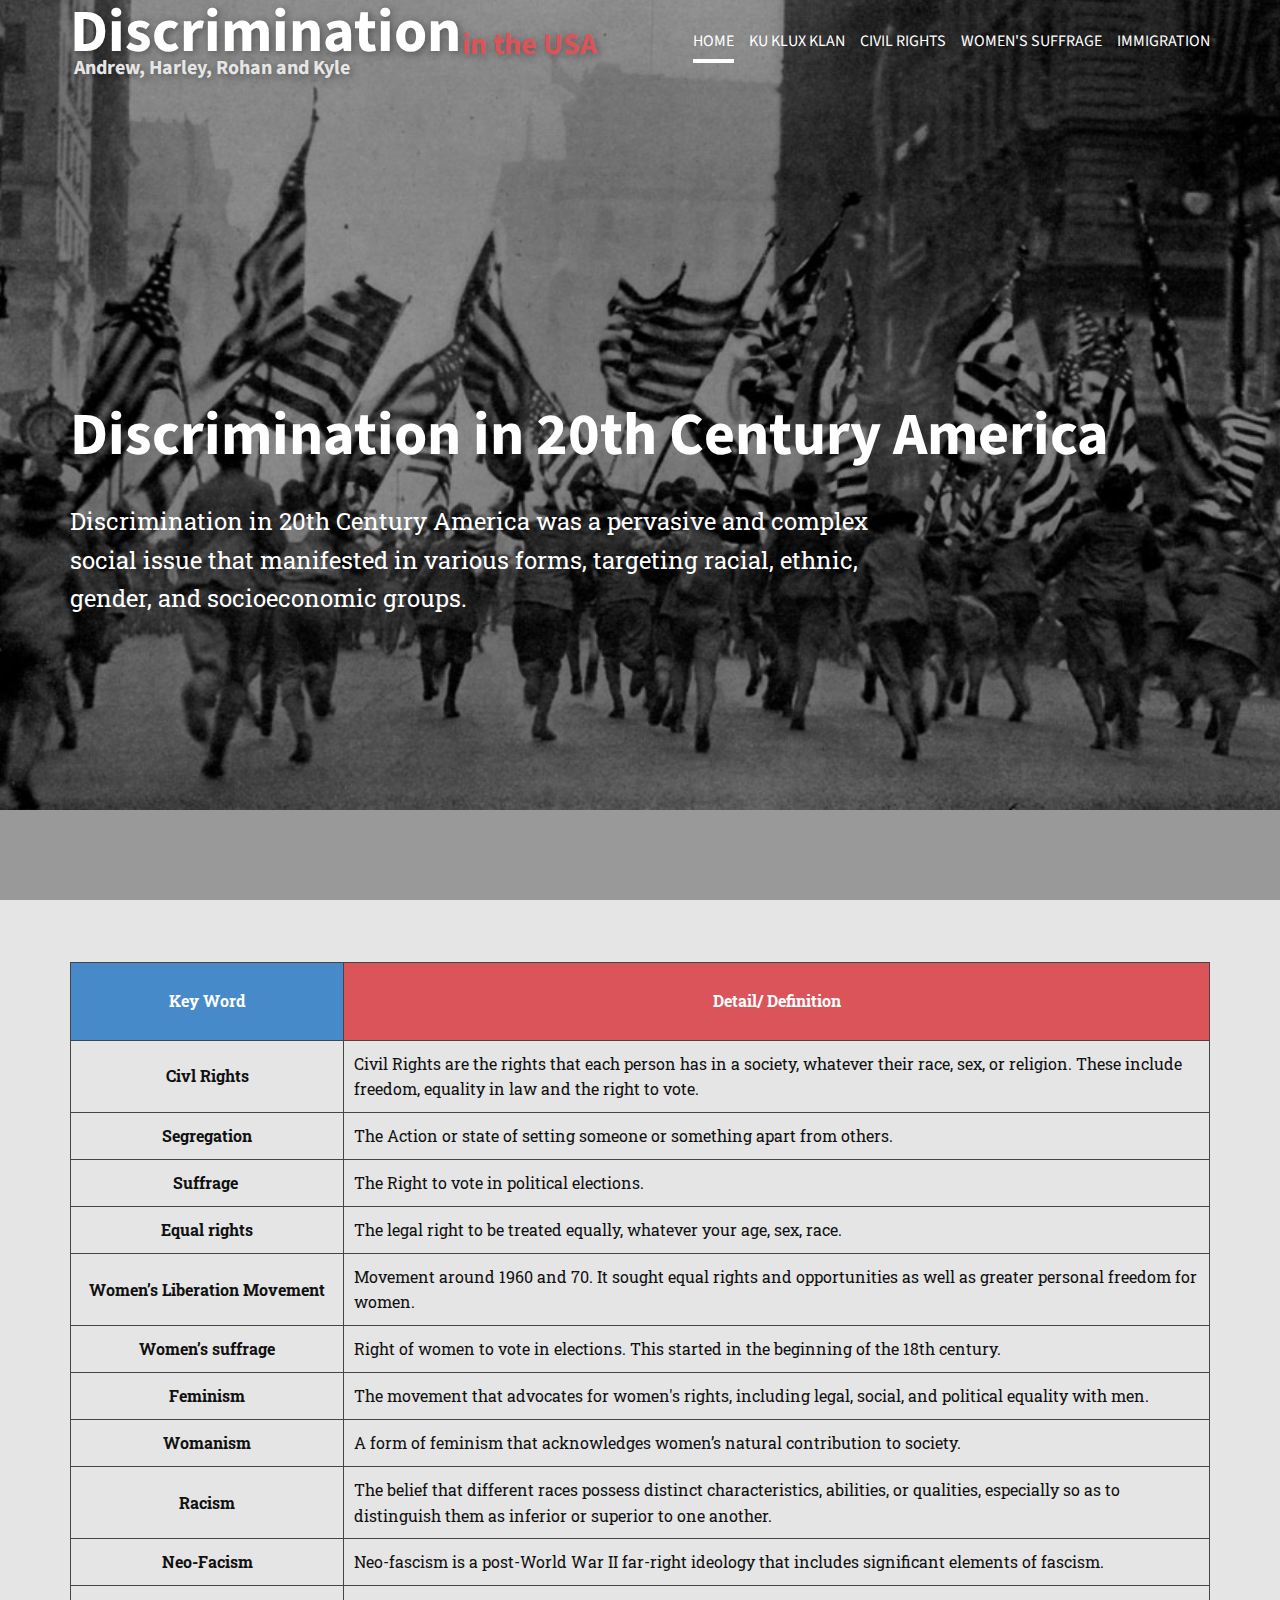
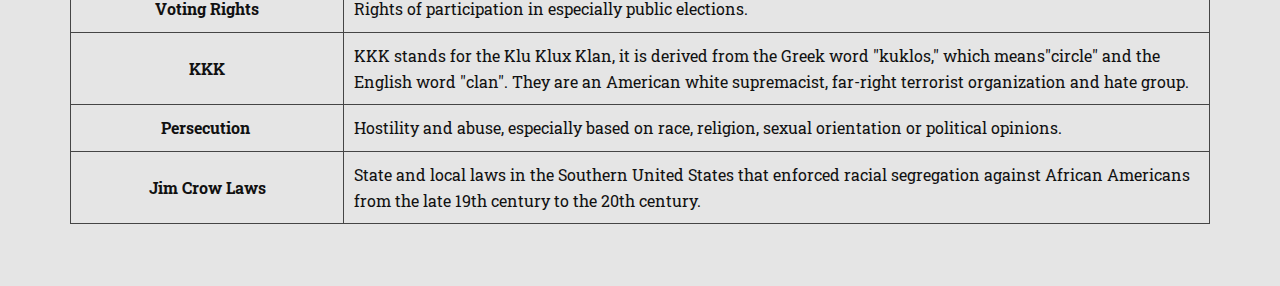
<file: index.html>
<!DOCTYPE html>
<html style="font-size: 16px;" lang="en"><head>
    <meta name="viewport" content="width=device-width, initial-scale=1.0">
    <meta charset="utf-8">
    <meta name="keywords" content="20th Century, USA, Discrimination, KKK, Ku Klux Klan, Women&amp;apos;s Rights, Women&amp;apos;s Suffrage, Immigration, America, United States">
    <meta name="description" content="Discrimination in the USA; Ku Klux Klan; Civil Rights; Women's Suffrage; Immigration">
    <title>Discrimination in the USA | 20th Century</title>
    <link rel="icon" href="images/favicon.png">
    <link rel="stylesheet" href="nicepage.css" media="screen">
<link rel="stylesheet" href="Discrimination-in-the-USA.css" media="screen">
    <script class="u-script" type="text/javascript" src="jquery.js" defer=""></script>
    <script class="u-script" type="text/javascript" src="nicepage.js" defer=""></script>
    <meta name="generator" content="Nicepage 5.21.3, nicepage.com">
    <meta property="og:title" content="Discrimnation in the USA">
    <meta property="og:image" content="images/Hochschild-Adam-1.jpg">
    <meta property="og:url" content="20thcenturyusa.me">
    <link id="u-theme-google-font" rel="stylesheet" href="https://fonts.googleapis.com/css?family=Source+Sans+Pro:200,200i,300,300i,400,400i,600,600i,700,700i,900,900i|Roboto+Slab:100,200,300,400,500,600,700,800,900">
    <link id="u-page-google-font" rel="stylesheet" href="https://fonts.googleapis.com/css?family=Source+Sans+Pro:200,200i,300,300i,400,400i,600,600i,700,700i,900,900i">
    
    
    
    
    <script type="application/ld+json">{
		"@context": "http://schema.org",
		"@type": "Organization",
		"name": ""
}</script>
    <meta name="theme-color" content="#478ac9">
    <meta property="og:description" content="Discrimination in the USA; Ku Klux Klan; Civil Rights; Women's Suffrage; Immigration">
    <meta property="og:type" content="website">
  <meta data-intl-tel-input-cdn-path="intlTelInput/"></head>
  <body data-home-page="Discrimination-in-the-USA.html" data-home-page-title="Discrimination in the USA" data-path-to-root="./" data-include-products="false" class="u-body u-overlap u-overlap-contrast u-overlap-transparent u-xl-mode" data-lang="en"><header class="u-clearfix u-header u-header" id="sec-f119"><div class="u-clearfix u-sheet u-sheet-1">
        <div class="u-clearfix u-group-elements u-group-elements-1">
          <h1 class="u-text u-title u-text-1">Discrimination</h1>
          <h1 class="u-text u-text-palette-2-base u-title u-text-2">in the USA</h1>
          <h1 class="u-text u-text-grey-10 u-title u-text-3">Andrew, Harley, Rohan and Kyle</h1>
        </div>
        <nav class="u-menu u-menu-one-level u-offcanvas u-menu-1">
          <div class="menu-collapse u-custom-font u-font-source-sans-pro" style="font-size: 1rem; letter-spacing: 0px; text-transform: uppercase; font-weight: 700;">
            <a class="u-button-style u-custom-active-border-color u-custom-active-color u-custom-border u-custom-border-color u-custom-borders u-custom-hover-border-color u-custom-hover-color u-custom-left-right-menu-spacing u-custom-padding-bottom u-custom-text-active-color u-custom-text-color u-custom-text-hover-color u-custom-top-bottom-menu-spacing u-nav-link u-text-active-palette-1-base u-text-hover-palette-2-base" href="#">
              <svg class="u-svg-link" viewBox="0 0 24 24"><use xmlns:xlink="http://www.w3.org/1999/xlink" xlink:href="#menu-hamburger"></use></svg>
              <svg class="u-svg-content" version="1.1" id="menu-hamburger" viewBox="0 0 16 16" x="0px" y="0px" xmlns:xlink="http://www.w3.org/1999/xlink" xmlns="http://www.w3.org/2000/svg"><g><rect y="1" width="16" height="2"></rect><rect y="7" width="16" height="2"></rect><rect y="13" width="16" height="2"></rect>
</g></svg>
            </a>
          </div>
          <div class="u-custom-menu u-nav-container">
            <ul class="u-custom-font u-font-source-sans-pro u-nav u-spacing-15 u-unstyled u-nav-1"><li class="u-nav-item"><a class="u-border-4 u-border-active-white u-border-hover-grey-50 u-border-no-left u-border-no-right u-border-no-top u-button-style u-nav-link u-text-active-white u-text-hover-white u-text-white" href="Discrimination-in-the-USA.html" style="padding: 10px 0px;">Home</a>
</li><li class="u-nav-item"><a class="u-border-4 u-border-active-white u-border-hover-grey-50 u-border-no-left u-border-no-right u-border-no-top u-button-style u-nav-link u-text-active-white u-text-hover-white u-text-white" href="Ku-Klux-Klan.html" style="padding: 10px 0px;">Ku Klux Klan</a>
</li><li class="u-nav-item"><a class="u-border-4 u-border-active-white u-border-hover-grey-50 u-border-no-left u-border-no-right u-border-no-top u-button-style u-nav-link u-text-active-white u-text-hover-white u-text-white" href="Civil-Rights.html" style="padding: 10px 0px;">Civil Rights</a>
</li><li class="u-nav-item"><a class="u-border-4 u-border-active-white u-border-hover-grey-50 u-border-no-left u-border-no-right u-border-no-top u-button-style u-nav-link u-text-active-white u-text-hover-white u-text-white" href="Women-Suffrage.html" style="padding: 10px 0px;">Women's Suffrage</a>
</li><li class="u-nav-item"><a class="u-border-4 u-border-active-white u-border-hover-grey-50 u-border-no-left u-border-no-right u-border-no-top u-button-style u-nav-link u-text-active-white u-text-hover-white u-text-white" href="Immigration.html" style="padding: 10px 0px;">Immigration</a>
</li></ul>
          </div>
          <div class="u-custom-menu u-nav-container-collapse">
            <div class="u-black u-container-style u-inner-container-layout u-opacity u-opacity-95 u-sidenav">
              <div class="u-inner-container-layout u-sidenav-overflow">
                <div class="u-menu-close"></div>
                <ul class="u-align-center u-nav u-popupmenu-items u-unstyled u-nav-2"><li class="u-nav-item"><a class="u-button-style u-nav-link" href="Discrimination-in-the-USA.html">Home</a>
</li><li class="u-nav-item"><a class="u-button-style u-nav-link" href="Ku-Klux-Klan.html">Ku Klux Klan</a>
</li><li class="u-nav-item"><a class="u-button-style u-nav-link" href="Civil-Rights.html">Civil Rights</a>
</li><li class="u-nav-item"><a class="u-button-style u-nav-link" href="Women-Suffrage.html">Women's Suffrage</a>
</li><li class="u-nav-item"><a class="u-button-style u-nav-link" href="Immigration.html">Immigration</a>
</li></ul>
              </div>
            </div>
            <div class="u-black u-menu-overlay u-opacity u-opacity-70"></div>
          </div>
        </nav>
      </div></header>
    <section class="u-align-left u-clearfix u-image u-parallax u-shading u-section-1" src="" data-image-width="911" data-image-height="605" id="sec-26cb">
      <div class="u-clearfix u-sheet u-sheet-1">
        <h1 class="u-align-left u-text u-title u-text-1"><span class="u-icon"></span>Discrimination in 20th Century America<br>
        </h1>
        <p class="u-large-text u-text u-text-variant u-text-2"> Discrimination in 20th Century America was a pervasive and complex social issue that manifested in various forms, targeting racial, ethnic, gender, and socioeconomic groups. </p>
      </div>
    </section>
    <section class="u-clearfix u-grey-10 u-section-2" id="sec-279c">
      <div class="u-clearfix u-sheet u-valign-middle u-sheet-1">
        <div class="u-expanded-width u-table u-table-responsive u-table-1">
          <table class="u-table-entity">
            <colgroup>
              <col width="24%">
              <col width="76%">
            </colgroup>
            <tbody class="u-table-body">
              <tr style="height: 78px;">
                <td class="u-align-center u-border-1 u-border-grey-dark-1 u-palette-1-base u-table-cell u-table-cell-1"><b>Key Word</b>
                </td>
                <td class="u-align-center u-border-1 u-border-grey-dark-1 u-palette-2-base u-table-cell u-table-cell-2">Detail/ Definition</td>
              </tr>
              <tr style="height: 47px;">
                <td class="u-align-center u-border-1 u-border-grey-dark-1 u-table-cell u-table-cell-3">Civl Rights</td>
                <td class="u-border-1 u-border-grey-dark-1 u-table-cell u-table-cell-4">Civil Rights are the rights that each person has in a society, whatever their race, sex, or religion. These include freedom, equality in law and the right to vote.<span style="font-weight: 400;"></span>
                </td>
              </tr>
              <tr style="height: 47px;">
                <td class="u-align-center u-border-1 u-border-grey-dark-1 u-table-cell u-table-cell-5"><b>Segregation</b>
                </td>
                <td class="u-border-1 u-border-grey-dark-1 u-table-cell">The Action or state of setting someone or something apart from others.</td>
              </tr>
              <tr style="height: 47px;">
                <td class="u-align-center u-border-1 u-border-grey-dark-1 u-table-cell u-table-cell-7"><b>Suffrage&nbsp;</b>
                </td>
                <td class="u-border-1 u-border-grey-dark-1 u-table-cell">The Right to vote in political elections.</td>
              </tr>
              <tr style="height: 47px;">
                <td class="u-align-center u-border-1 u-border-grey-dark-1 u-table-cell u-table-cell-9"><b>Equal rights</b>
                </td>
                <td class="u-border-1 u-border-grey-dark-1 u-table-cell">The legal right to be treated equally, whatever your age, sex, race.</td>
              </tr>
              <tr style="height: 47px;">
                <td class="u-align-center u-border-1 u-border-grey-dark-1 u-table-cell u-table-cell-11"><b>Women’s Liberation Movement</b>
                </td>
                <td class="u-border-1 u-border-grey-dark-1 u-table-cell">Movement around 1960 and 70. It sought equal rights and opportunities as well as greater personal freedom for women.&nbsp;</td>
              </tr>
              <tr style="height: 47px;">
                <td class="u-align-center u-border-1 u-border-grey-dark-1 u-table-cell u-table-cell-13"><b>Women’s suffrage</b>
                </td>
                <td class="u-border-1 u-border-grey-dark-1 u-table-cell">Right of women to vote in elections. This started in the beginning of the 18th century.</td>
              </tr>
              <tr style="height: 47px;">
                <td class="u-align-center u-border-1 u-border-grey-dark-1 u-table-cell u-table-cell-15"><b>Feminism</b>
                </td>
                <td class="u-border-1 u-border-grey-dark-1 u-table-cell">The movement that advocates for women's rights, including legal, social, and political equality with men.</td>
              </tr>
              <tr style="height: 47px;">
                <td class="u-align-center u-border-1 u-border-grey-dark-1 u-table-cell u-table-cell-17"><b>Womanism</b>
                </td>
                <td class="u-border-1 u-border-grey-dark-1 u-table-cell">A form of feminism that acknowledges women’s natural contribution to society.</td>
              </tr>
              <tr style="height: 47px;">
                <td class="u-align-center u-border-1 u-border-grey-dark-1 u-table-cell u-table-cell-19"><b>Racism</b>
                </td>
                <td class="u-border-1 u-border-grey-dark-1 u-table-cell">The belief that different races possess distinct characteristics, abilities, or qualities, especially so as to distinguish them as inferior or superior to one another.</td>
              </tr>
              <tr style="height: 47px;">
                <td class="u-align-center u-border-1 u-border-grey-dark-1 u-table-cell u-table-cell-21"><b>Neo-Facism</b>
                </td>
                <td class="u-border-1 u-border-grey-dark-1 u-table-cell">Neo-fascism is a post-World War II far-right ideology that includes significant elements of fascism.</td>
              </tr>
              <tr style="height: 47px;">
                <td class="u-align-center u-border-1 u-border-grey-dark-1 u-table-cell u-table-cell-23"><b>Voting Rights</b>
                </td>
                <td class="u-border-1 u-border-grey-dark-1 u-table-cell">Rights of participation in especially public elections.</td>
              </tr>
              <tr style="height: 47px;">
                <td class="u-align-center u-border-1 u-border-grey-dark-1 u-table-cell u-table-cell-25"><b>KKK</b>
                </td>
                <td class="u-border-1 u-border-grey-dark-1 u-table-cell">KKK stands for the Klu Klux Klan, it is derived from the Greek word "kuklos," which means"circle" and the English word "clan". They are an American white supremacist, far-right terrorist organization and hate group.</td>
              </tr>
              <tr style="height: 47px;">
                <td class="u-align-center u-border-1 u-border-grey-dark-1 u-table-cell u-table-cell-27"><b>Persecution&nbsp;</b>
                </td>
                <td class="u-border-1 u-border-grey-dark-1 u-table-cell">Hostility and abuse, especially based on race, religion, sexual orientation or political opinions.</td>
              </tr>
              <tr style="height: 47px;">
                <td class="u-align-center u-border-1 u-border-grey-dark-1 u-table-cell u-table-cell-29"><b>Jim Crow Laws</b>
                </td>
                <td class="u-border-1 u-border-grey-dark-1 u-table-cell">State and local laws in the Southern United States that enforced racial segregation against African Americans from the late 19th century to the 20th century.&nbsp;</td>
              </tr>
            </tbody>
          </table>
        </div>
      </div>
    </section>
    
    
    
</body></html>
</file>
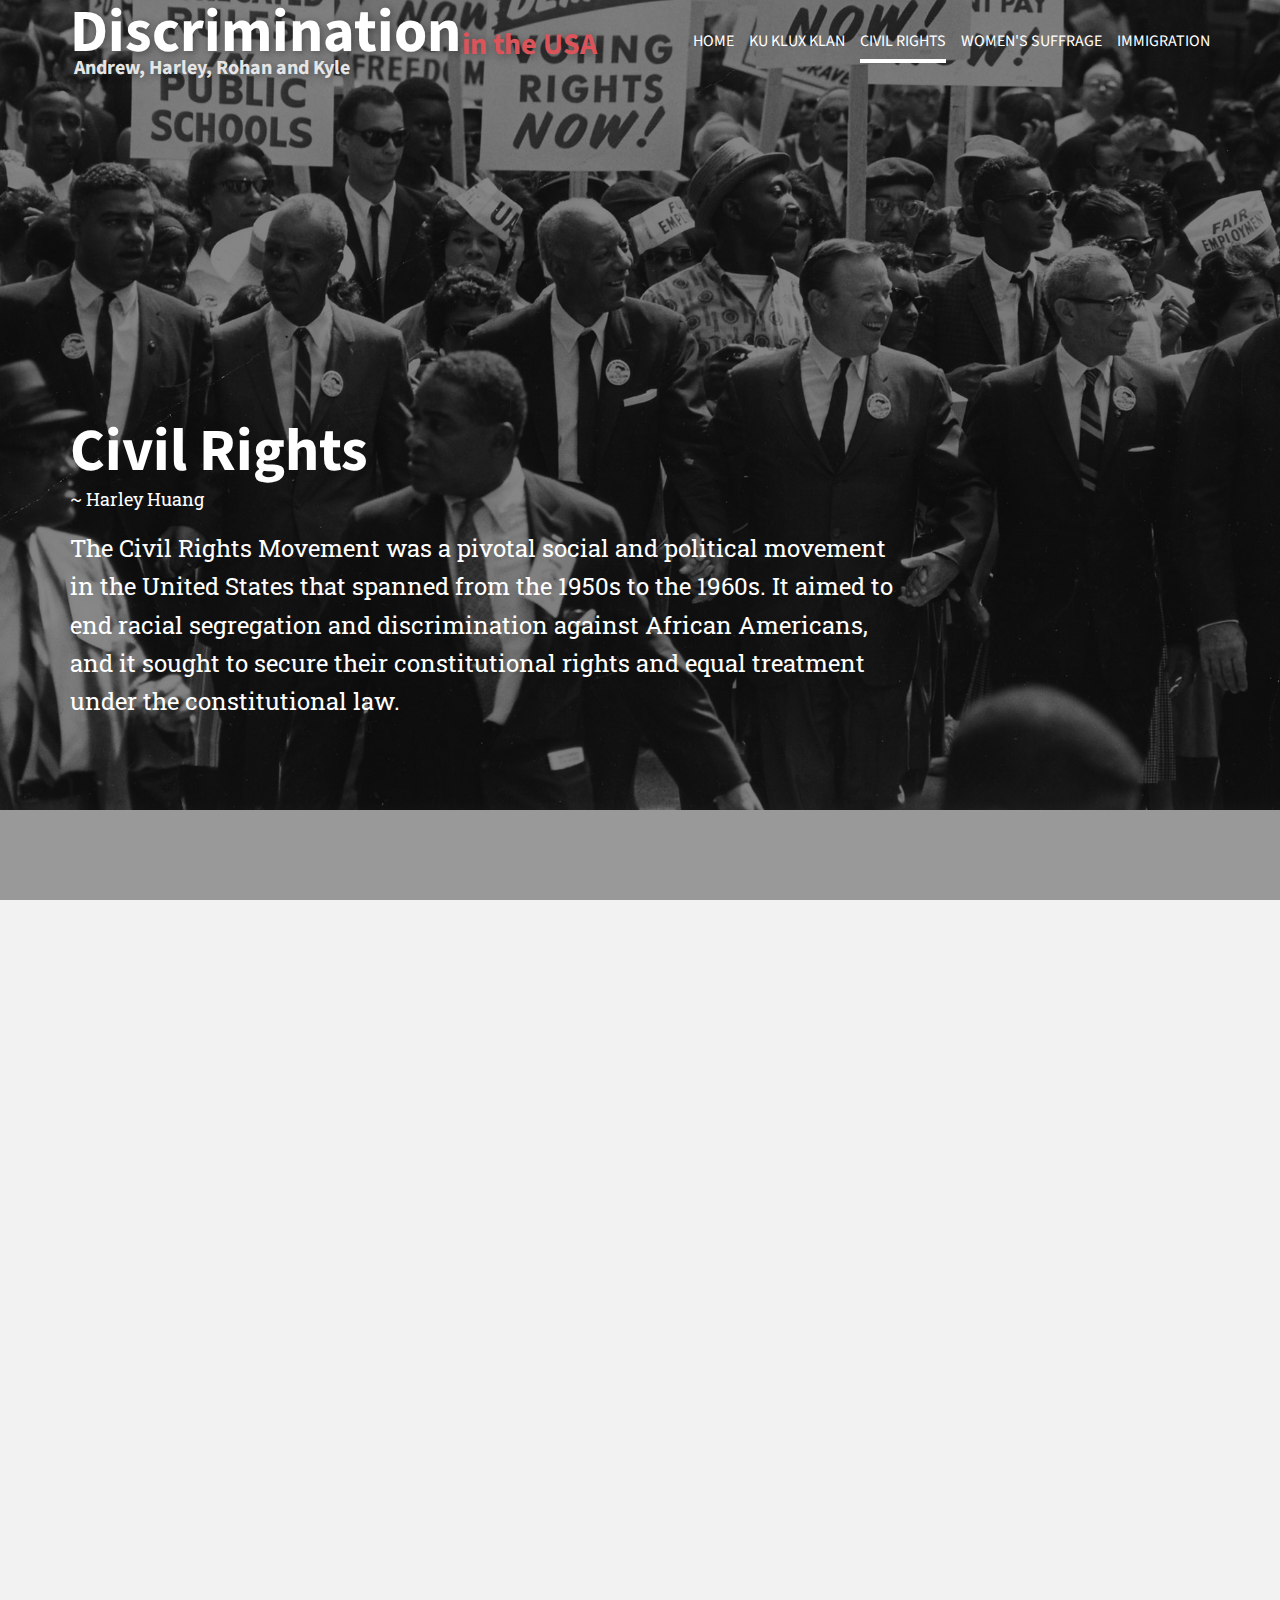
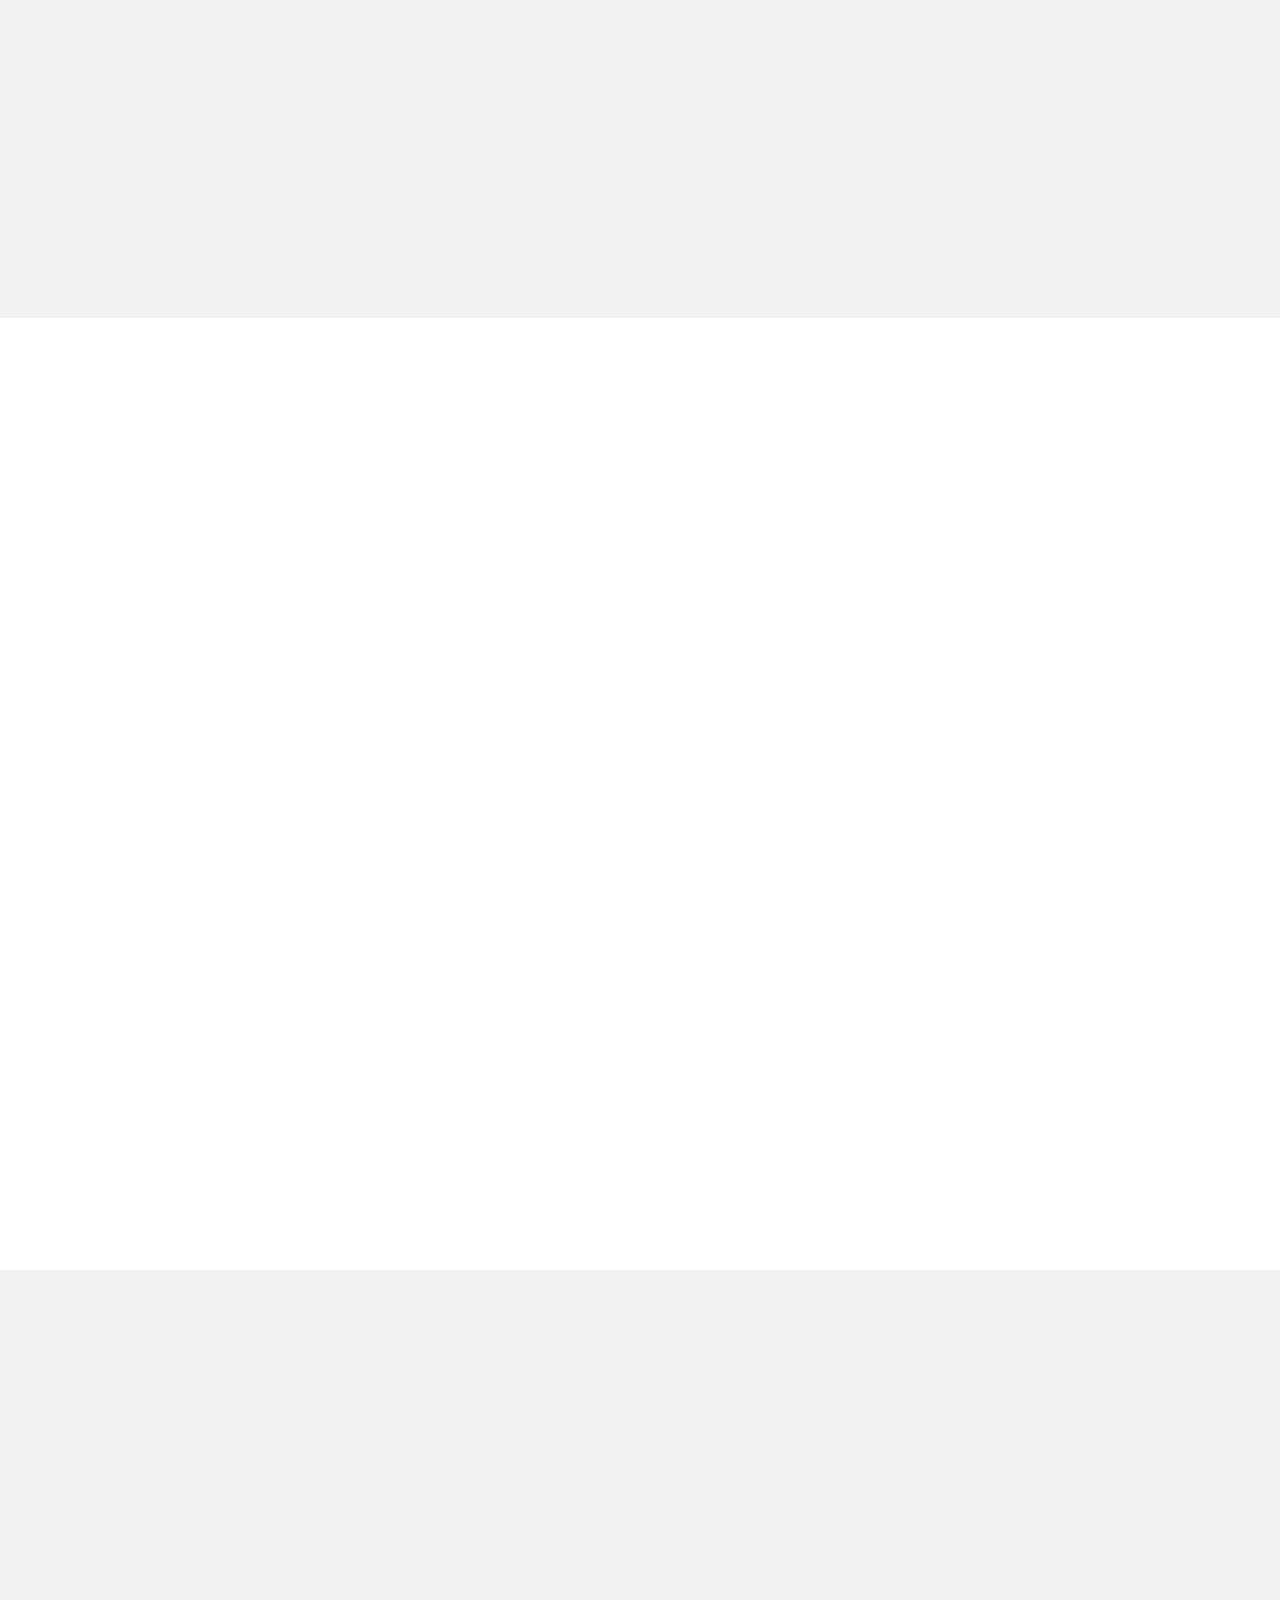
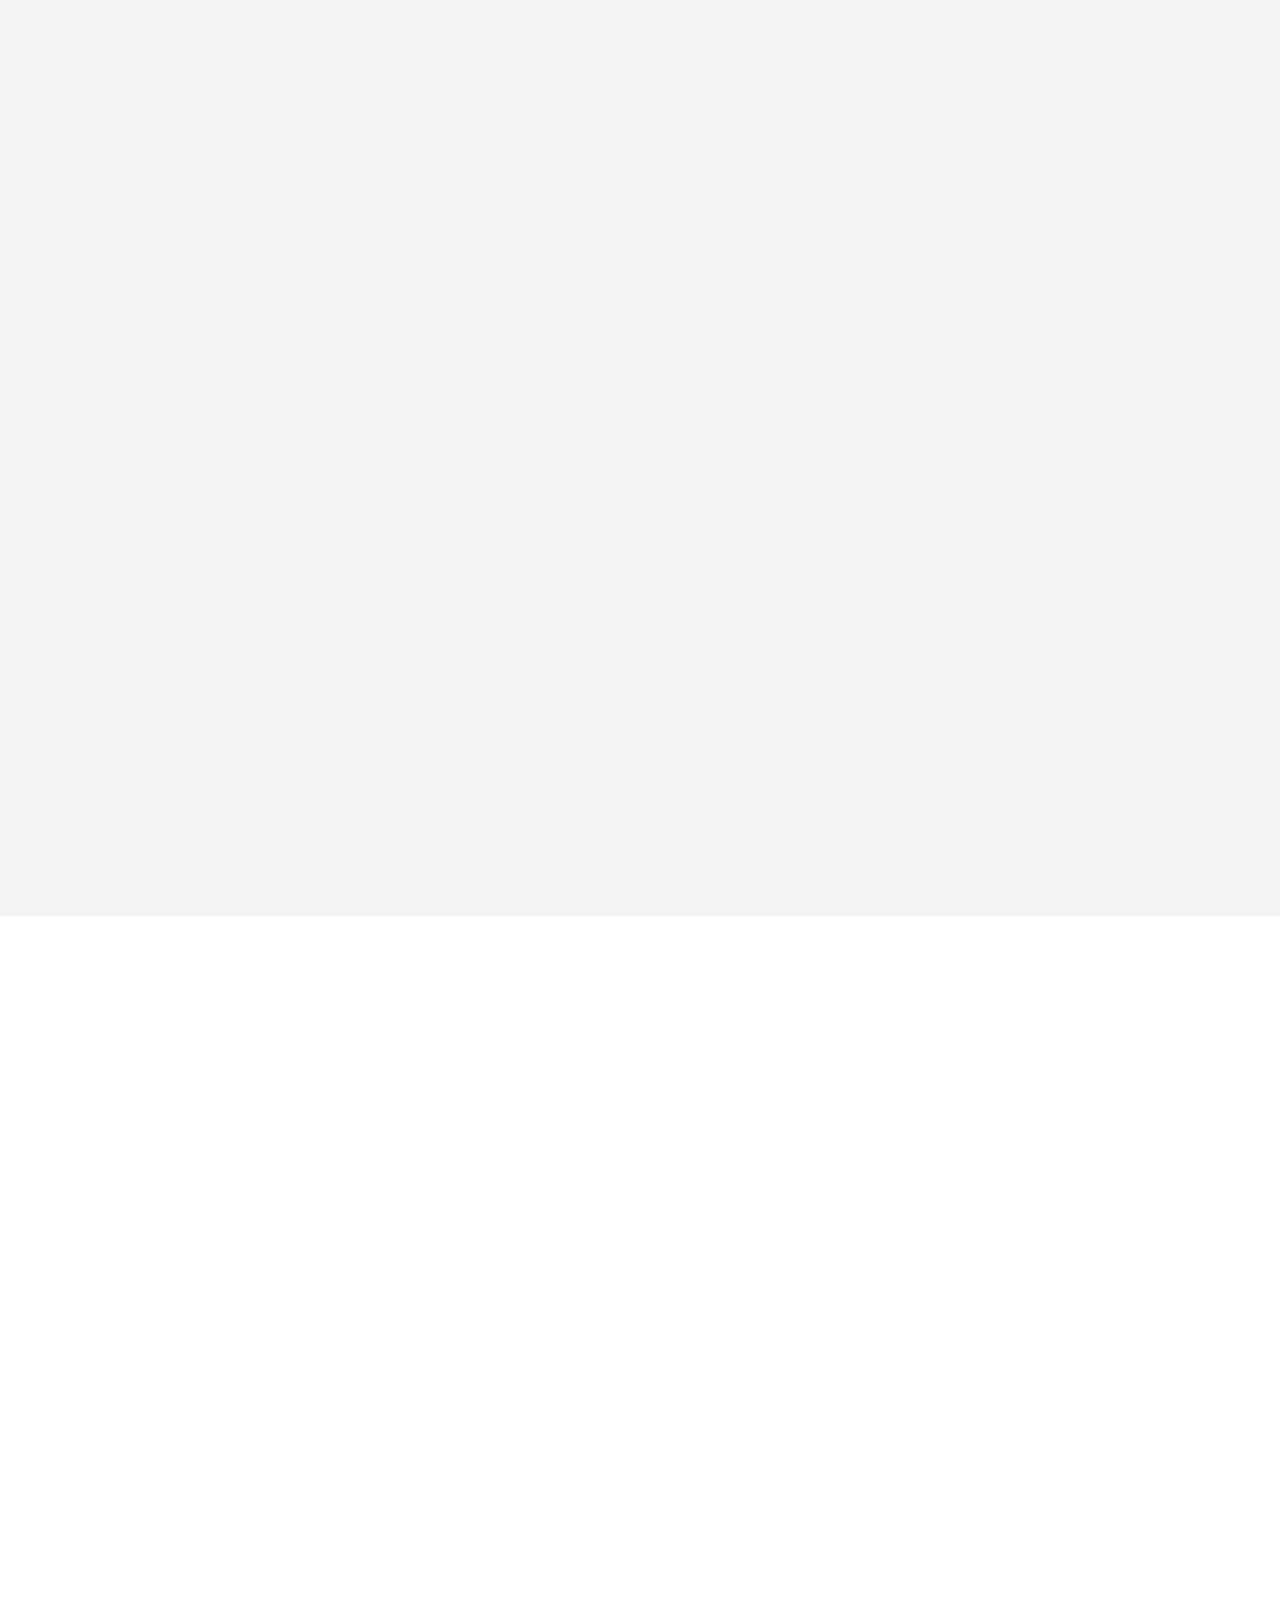
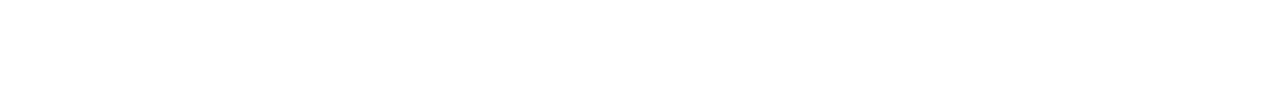
<file: Civil-Rights.html>
<!DOCTYPE html>
<html style="font-size: 16px;" lang="en"><head>
    <meta name="viewport" content="width=device-width, initial-scale=1.0">
    <meta charset="utf-8">
    <meta name="keywords" content="Discrimination, in the USA, Andrew, Harley, Rohan and Kyle, Ku Klux Klan">
    <meta name="description" content="">
    <title>Civil Rights</title>
    <link rel="icon" href="images/favicon.png"> 
    <link rel="stylesheet" href="nicepage.css" media="screen">
<link rel="stylesheet" href="Civil-Rights.css" media="screen">
    <script class="u-script" type="text/javascript" src="jquery.js" defer=""></script>
    <script class="u-script" type="text/javascript" src="nicepage.js" defer=""></script>
    <meta name="generator" content="Nicepage 5.21.3, nicepage.com">
    <link id="u-theme-google-font" rel="stylesheet" href="https://fonts.googleapis.com/css?family=Source+Sans+Pro:200,200i,300,300i,400,400i,600,600i,700,700i,900,900i|Roboto+Slab:100,200,300,400,500,600,700,800,900">
    <link id="u-page-google-font" rel="stylesheet" href="https://fonts.googleapis.com/css?family=Source+Sans+Pro:200,200i,300,300i,400,400i,600,600i,700,700i,900,900i">
    
    
    
    
    
    
    
    <script type="application/ld+json">{
		"@context": "http://schema.org",
		"@type": "Organization",
		"name": ""
}</script>
    <meta name="theme-color" content="#478ac9">
    <meta property="og:title" content="Civil Rights">
    <meta property="og:type" content="website">
  <meta data-intl-tel-input-cdn-path="intlTelInput/"></head>
  <body data-path-to-root="./" data-include-products="false" class="u-body u-overlap u-overlap-contrast u-overlap-transparent u-xl-mode" data-lang="en"><header class="u-clearfix u-header u-header" id="sec-f119"><div class="u-clearfix u-sheet u-sheet-1">
        <div class="u-clearfix u-group-elements u-group-elements-1">
          <h1 class="u-text u-title u-text-1">Discrimination</h1>
          <h1 class="u-text u-text-palette-2-base u-title u-text-2">in the USA</h1>
          <h1 class="u-text u-text-grey-10 u-title u-text-3">Andrew, Harley, Rohan and Kyle</h1>
        </div>
        <nav class="u-menu u-menu-one-level u-offcanvas u-menu-1">
          <div class="menu-collapse u-custom-font u-font-source-sans-pro" style="font-size: 1rem; letter-spacing: 0px; text-transform: uppercase; font-weight: 700;">
            <a class="u-button-style u-custom-active-border-color u-custom-active-color u-custom-border u-custom-border-color u-custom-borders u-custom-hover-border-color u-custom-hover-color u-custom-left-right-menu-spacing u-custom-padding-bottom u-custom-text-active-color u-custom-text-color u-custom-text-hover-color u-custom-top-bottom-menu-spacing u-nav-link u-text-active-palette-1-base u-text-hover-palette-2-base" href="#">
              <svg class="u-svg-link" viewBox="0 0 24 24"><use xmlns:xlink="http://www.w3.org/1999/xlink" xlink:href="#menu-hamburger"></use></svg>
              <svg class="u-svg-content" version="1.1" id="menu-hamburger" viewBox="0 0 16 16" x="0px" y="0px" xmlns:xlink="http://www.w3.org/1999/xlink" xmlns="http://www.w3.org/2000/svg"><g><rect y="1" width="16" height="2"></rect><rect y="7" width="16" height="2"></rect><rect y="13" width="16" height="2"></rect>
</g></svg>
            </a>
          </div>
          <div class="u-custom-menu u-nav-container">
            <ul class="u-custom-font u-font-source-sans-pro u-nav u-spacing-15 u-unstyled u-nav-1"><li class="u-nav-item"><a class="u-border-4 u-border-active-white u-border-hover-grey-50 u-border-no-left u-border-no-right u-border-no-top u-button-style u-nav-link u-text-active-white u-text-hover-white u-text-white" href="Discrimination-in-the-USA.html" style="padding: 10px 0px;">Home</a>
</li><li class="u-nav-item"><a class="u-border-4 u-border-active-white u-border-hover-grey-50 u-border-no-left u-border-no-right u-border-no-top u-button-style u-nav-link u-text-active-white u-text-hover-white u-text-white" href="Ku-Klux-Klan.html" style="padding: 10px 0px;">Ku Klux Klan</a>
</li><li class="u-nav-item"><a class="u-border-4 u-border-active-white u-border-hover-grey-50 u-border-no-left u-border-no-right u-border-no-top u-button-style u-nav-link u-text-active-white u-text-hover-white u-text-white" href="Civil-Rights.html" style="padding: 10px 0px;">Civil Rights</a>
</li><li class="u-nav-item"><a class="u-border-4 u-border-active-white u-border-hover-grey-50 u-border-no-left u-border-no-right u-border-no-top u-button-style u-nav-link u-text-active-white u-text-hover-white u-text-white" href="Women-Suffrage.html" style="padding: 10px 0px;">Women's Suffrage</a>
</li><li class="u-nav-item"><a class="u-border-4 u-border-active-white u-border-hover-grey-50 u-border-no-left u-border-no-right u-border-no-top u-button-style u-nav-link u-text-active-white u-text-hover-white u-text-white" href="Immigration.html" style="padding: 10px 0px;">Immigration</a>
</li></ul>
          </div>
          <div class="u-custom-menu u-nav-container-collapse">
            <div class="u-black u-container-style u-inner-container-layout u-opacity u-opacity-95 u-sidenav">
              <div class="u-inner-container-layout u-sidenav-overflow">
                <div class="u-menu-close"></div>
                <ul class="u-align-center u-nav u-popupmenu-items u-unstyled u-nav-2"><li class="u-nav-item"><a class="u-button-style u-nav-link" href="Discrimination-in-the-USA.html">Home</a>
</li><li class="u-nav-item"><a class="u-button-style u-nav-link" href="Ku-Klux-Klan.html">Ku Klux Klan</a>
</li><li class="u-nav-item"><a class="u-button-style u-nav-link" href="Civil-Rights.html">Civil Rights</a>
</li><li class="u-nav-item"><a class="u-button-style u-nav-link" href="Women-Suffrage.html">Women's Suffrage</a>
</li><li class="u-nav-item"><a class="u-button-style u-nav-link" href="Immigration.html">Immigration</a>
</li></ul>
              </div>
            </div>
            <div class="u-black u-menu-overlay u-opacity u-opacity-70"></div>
          </div>
        </nav>
      </div></header>
    <section class="skrollable u-align-left u-clearfix u-image u-parallax u-shading u-section-1" src="" data-image-width="1973" data-image-height="1312" id="sec-2c1d">
      <div class="u-clearfix u-sheet u-sheet-1">
        <h1 class="u-text u-text-default u-title u-text-1">Civil Rights</h1>
        <p class="u-large-text u-text u-text-default u-text-variant u-text-2">~ Harley Huang</p>
        <p class="u-large-text u-text u-text-variant u-text-3"> The Civil Rights Movement was a pivotal social and political movement in the United States that spanned from the 1950s to the 1960s. It aimed to end racial segregation and discrimination against African Americans, and it sought to secure their constitutional rights and equal treatment under the constitutional law.</p>
      </div>
    </section>
    <section class="u-clearfix u-grey-5 u-section-2" id="sec-fd8d">
      <div class="u-clearfix u-sheet u-sheet-1">
        <div class="data-layout-selected u-clearfix u-expanded-width u-gutter-10 u-layout-wrap u-layout-wrap-1">
          <div class="u-layout" style="">
            <div class="u-layout-row" style="">
              <div class="u-align-justify u-container-style u-layout-cell u-left-cell u-size-38 u-size-xs-60 u-layout-cell-1" src="">
                <div class="u-container-layout u-valign-top u-container-layout-1">
                  <p class="u-text u-text-1" data-animation-name="customAnimationIn" data-animation-duration="1000"> &nbsp; &nbsp; &nbsp; &nbsp;&nbsp;<b>A significant event that changed the lives of the African Americans in the United States in the early 20th century was the formation of the National Association for the Advancement of Colored People (NAACP) in 1909.&nbsp;&nbsp;</b>
                    <br>
                    <br> &nbsp; &nbsp; &nbsp; &nbsp;&nbsp;<b>Firstly, the NAACP lobbied aggressively for the passage of a federal law that would prohibit lynching. In 1916, the NAACP advocated for anti-lynching legislation and formed a special committee to bring public awareness to the cause of anti-lynching. In 1918, after the NAACP’s efforts to support the Dyer Bill, which “Assure[s] to persons within the jurisdiction of every State the equal protection of the laws, and to punish the crime of lynching.” The NAACP also convinced President Woodrow Wilson and other politicians to condemn mob violence towards African Americans. This evoked change in the lives of African Americans, as lynching is now illegal and punishable by law, but this would go on for another half century.&nbsp;&nbsp;</b>
                    <br>
                    <br> &nbsp; &nbsp; &nbsp; &nbsp;&nbsp;<b>Additionally, the NAACP further helped to fight against segregation in the schools of the United States. The NAACP helped write a report and laid the foundation to a legal strategy to attack southern school segregation. Nathan Margold, a NAACP lawyer, proposed a legal plan by attacking the doctrine of separate but equal by challenging the inherent inequality of segregation in publicly funded primary and secondary schools. Charles Hamilton Houston, another NAACP attorney, sought to fight for the rights of African Americans.&nbsp; He played a pivotal role in nearly every Supreme Court civil rights case in the two decades before the landmark Brown v. Board of Education ruling in 1954. In 1938, a Supreme Court case with regard to a black man’s admission to the University of Missouri, Houston argued that it was unconstitutional to deny African Americans admission to a university as there weren't any “separate but equal” facilities. With Houston’s efforts and contributions,&nbsp; the Brown v Board of Education of 1954 ruled that&nbsp; “State-sanctioned segregation of public schools was a violation of the 14th amendment and was therefore unconstitutional”. Clearly seen above, NAACP’s efforts for desegregation, and their efforts for anti-lynching policies, has changed the lives of many African Americans.&nbsp;&nbsp; </b>
                    <br>
                    <br> &nbsp; &nbsp; &nbsp; &nbsp;&nbsp;<b>Furthermore, the NAACP fought for justice and to protect the African American communities. On 28 August 1955, Emmett Till, a 14 year old African American boy was kidnapped and brutally killed for whistling at a white woman. His mangled body was found with a cotton gin fan tied to his neck and was found in the bottom of a river on 31 August. The NAACP quickly issued a press release the day after the body was recovered. Even with all the evidence, an all-white jury acquitted Roy Bryant and J.W. Milam, the two white men accused of Emmett Till’s lynching. Shortly after, the NAACP organised mass demonstrations nationwide, and invited Emmett Till’s mother as a guest speaker. Even though the 2 men responsible for Emmett Till’s death were not charged, the growing public cry for federal protection of civil rights led to the passage of the Civil Rights Act of 1957. Through NAACP, they were able to evoke change and protect the rights of African Americans.&nbsp;&nbsp;</b>
                    <br>
                    <br> &nbsp; &nbsp; &nbsp; &nbsp;&nbsp;<b>This clearly indicates that the NAACP has changed the lives of the African Americans in the United States with their legal support and actions towards the African Americans.&nbsp;</b>
                  </p>
                </div>
              </div>
              <div class="u-align-center u-container-style u-layout-cell u-right-cell u-size-22 u-size-xs-60 u-layout-cell-2" src="">
                <div class="u-container-layout u-valign-middle u-container-layout-2" src="">
                  <img class="u-expanded-width u-hover-feature u-image u-image-round u-radius-10 u-image-1" src="images/Lynched-yesterday-sign-scaled.jpg" data-image-width="2560" data-image-height="1727" data-animation-name="customAnimationIn" data-animation-duration="1000">
                </div>
              </div>
            </div>
          </div>
        </div>
      </div>
      
    </section>
    <section class="u-clearfix u-section-3" id="sec-d0a1">
      <div class="u-clearfix u-sheet u-sheet-1">
        <div class="data-layout-selected u-clearfix u-expanded-width u-gutter-10 u-layout-wrap u-layout-wrap-1">
          <div class="u-layout" style="">
            <div class="u-layout-row" style="">
              <div class="u-align-justify u-container-style u-hover-feature u-layout-cell u-left-cell u-shape-rectangle u-size-22 u-size-xs-60 u-layout-cell-1" src="" data-animation-name="customAnimationIn" data-animation-duration="1000">
                <div class="u-container-layout u-valign-middle u-container-layout-1">
                  <img class="u-expanded-width u-hover-feature u-image u-image-round u-radius-10 u-image-1" src="images/rosa-parks-sitting-in-the.jpg" alt="" data-image-width="768" data-image-height="432">
                  <img class="u-expanded-width u-hover-feature u-image u-image-round u-radius-10 u-image-2" src="images/MLK-Jr.jpg" data-image-width="1009" data-image-height="720">
                </div>
              </div>
              <div class="u-align-justify u-container-style u-layout-cell u-right-cell u-size-38 u-size-xs-60 u-layout-cell-2" src="" data-animation-name="customAnimationIn" data-animation-duration="1000">
                <div class="u-container-layout u-valign-top u-container-layout-2" src="">
                  <p class="u-text u-text-1"> &nbsp; &nbsp; &nbsp; &nbsp;&nbsp;<b>Key events that helped to change the attitude of American presidents towards discrimination in the south revolved around public protests which were publicised in the media.&nbsp;</b>
                    <br>
                    <br> &nbsp; &nbsp; &nbsp; &nbsp;&nbsp;<b>Firstly, on December 1 1955, Rosa Parks refused to give up her seat to a white man, and shortly after she was arrested. This spurred the public and sparked the Montgomery Bus Boycott. The Bus Boycott lasted for over a year, and ended with the US Supreme Court stating that “Bus segregation violated the due process and equal protection clauses of the Fourteenth Amendment”, which led to the successful end of the Montgomery Bus Boycott. From the public actions and protests against discrimination, it led to change in the views of the Supreme Court.&nbsp;&nbsp;</b>
                    <br>
                    <br> &nbsp; &nbsp; &nbsp; &nbsp;&nbsp;<b>Additionally, throughout the next decade, many public protests and riots were publicised across the United States, and increased the public awareness of discrimination. Events such as the Freedom Buses further increased people’s awareness, and changed people’s views against discrimination. On 14 May 1961, a group of freedom riders rode to Anniston, Alabama, bus station shortly after 1 pm, they found the building locked. Then a group of 50 white men led by KKK leader William Chapel armed with pipes, chains and other weapons smashed windows, slashed tires, and dented the sides of the Rider’s bus. After the first assault, the police pretended to escort the bus to safety, but then abandoned the bus just outside the Anniston City Limits. This resulted in a second attack by another white mob, they broke windows, and a member managed to toss a firebomb through a broken window. The mob attempted to trap the Riders in the bus, but they fled when the fuel tank exploded, this allowed the Rider to escape the flames and smoke through the bus windows and main door, only to be attacked and beaten by the mob outside. This was one of the many freedom rides, some were less violent than the others, but the end goal was clear, to desegregate buses. On 1 November 1961, the ICC ruled that “Segregation on interstate buses and facilities was illegal” took effect. Through the actions of the freedom riders, and through the media publicising the protests and riots, it brought change to the laws, and changed the attitude of many people towards discrimination and segregation.&nbsp;</b>
                    <br>
                    <br> &nbsp; &nbsp; &nbsp; &nbsp;&nbsp;<b>Furthermore, the mass demonstration and protest in Washington DC was a turning point of the Civil Rights Movement. The protest was to spotlight the inequalities and press for a new federal jobs program, and there were also calls for congressional passage of the Civil Rights Acts. Martin Luther King’s famous “I have a dream” speech in 1963 was the turning point of the Civil Rights Movement. President Kennedy was reluctant to push ahead with the Civil Rights Act, but after the march and protest in Washington DC, the administration was forced to act. On July 2 1964 President Lyndon B. Johnson officially signed the Civil Rights Act into law. As seen, these events have changed the attitudes of John F. Kennedy, and Lyndon B. Johnson towards discrimination, and initiated change in the laws of the United States.&nbsp;&nbsp;</b>
                    <br>
                    <br> &nbsp; &nbsp; &nbsp; &nbsp;&nbsp;<b>This clearly demonstrates that public protests and riots that were publicised in the media brought forward change. And this further helped the African American community, as their lives were changed.&nbsp;&nbsp;</b>
                  </p>
                </div>
              </div>
            </div>
          </div>
        </div>
      </div>
      
      
      
    </section>
    <section class="u-clearfix u-grey-5 u-section-4" id="sec-9852">
      <div class="u-clearfix u-sheet u-valign-top u-sheet-1">
        <div class="data-layout-selected u-clearfix u-expanded-width u-gutter-10 u-layout-wrap u-layout-wrap-1">
          <div class="u-layout" style="">
            <div class="u-layout-row" style="">
              <div class="u-align-justify u-container-style u-layout-cell u-left-cell u-size-38 u-size-xs-60 u-layout-cell-1" src="">
                <div class="u-container-layout u-container-layout-1">
                  <p class="u-text u-text-1" data-animation-name="customAnimationIn" data-animation-duration="1000">&nbsp; &nbsp; &nbsp; &nbsp; <b>Throughout the late 20th century, there was continuity of the civil rights movement even after in the Post-Civil Rights movement era. The passing of the Voting Rights Act of 1965, Civil Rights Act (CRA) of 1964 were seen as the final blows to segregation and discrimination in the United States. Slowly, the Civil Rights movements started to decline. However, there were still organisations and people who kept pursuing change and pushing for the continuity of the civil rights movement.&nbsp;</b>
                    <br>
                    <br>&nbsp; &nbsp; &nbsp; &nbsp;&nbsp;<b>Jesse Jackson was an African American civil rights leader, he spoke out against discrimination across the world. Before he was the leader, he went on marches with Martin Luther King Jr, and he founded the Chicago branch of the “Operation Breadbasket”, which was the economic arm of the SCLC. During his time as a leader, he advocated for black self-help and achieved a broad audience for his liberal views. In 1984, he established the National Rainbow Coalition, which sought equal rights for African Americans, women, and homosexuals. Jesse Jackson also visited South Africa to speak against the Apartheid, and he also campaigned in the Middle East to give Palestinians their own state. This shows that there were still leaders and continuity even in the Post Civil Rights Movement Era.&nbsp;&nbsp; </b>
                    <br>
                    <br>&nbsp; &nbsp; &nbsp; &nbsp;&nbsp;<b>Furthermore, there are organisations that kept pursuing and pushing for the continuity of the Civil Rights movement. For example, the NAACP kept fighting for justice, as seen from the publication of The search for military Justice (1971), where the NAACP fought for justice on behalf of African Americans Military Servicemen. The Defense Department adopted recommendations from the report as guidelines to improve racial relations in the Armed Services. Moreover, the NAACP also chartered its own prison branch. The NAACP prison branches sponsored educational instruction, job training, incentive awards, fundraising activities, and entertainment. The NAACP prisons housed high numbers of blacks and other minorities, and reduced the rate of inmate recidivism. This improved the lives of the African Americans in prison, and further benefited the society as the rate of inmate recidivism decreased dramatically. Additionally, the NAACP initiated programs to increase employment opportunities, and to strengthen minority entrepreneurship. One of such programs was the Operation Fair Share Program, administered by the NAACP Development Department. The program would encourage more job opportunities and other economic benefits for African Americans, and to improve the lives of them. Some corporations in the Operation Fair Share Program were Georgia Power Company, General Motors, McDonald’s Corporation. This clearly demonstrates that there was still continuity in the Civil Rights Movement even after its decline.&nbsp;&nbsp; </b>
                    <br>
                    <br>&nbsp; &nbsp; &nbsp; &nbsp;&nbsp;<b>In addition to that, there were still protest movements against discrimination throughout the Post Civil rights movement Era. One of such protests was the 1989 Silent March. On 26 August 1989, the NAACP organised a silent protest against the actions of the Supreme Court. The Supreme Court decided that they were to reverse decades of legal progress for women and minorities, and hence, the NAACP organised a protest in Washington DC. The NAACP President had estimated the crowd at 135,000 people, but according to Police Reports only 35,000 people participated in the Silent March, and 18,500 people gathered at the west facade of the Capitol for a post-march rally and speeches. One of the many cases the Silent March was protesting against was the Wards Cove vs. Antonio case, where the Civil Rights group claimed that it had set back and reversed&nbsp; 18 years of precedent and placed the entire burden of proof of discrimination on the victim. After all these Supreme Court decisions, the NAACP organised the Silent March, and hence, there are still protests movements against discrimination in the Post Civil rights movement Era.&nbsp;<br></b>
                    <br>&nbsp; &nbsp; &nbsp; &nbsp;&nbsp;<b>This clearly indicates that there was continuity in the Civil Rights Movement even after its decline, and there were people and organisations continuing to fight for change.&nbsp;<br></b>
                  </p>
                  <p class="u-align-center u-text u-text-2" data-animation-name="customAnimationIn" data-animation-duration="1000"><b>&nbsp;In conclusion, to a large extent, the Civil Rights Movement can be evaluated to demonstrate more change in the Twentieth Century as the living conditions of the African Americans in the United States changed drastically from the start of the Twentieth Century, and many constitutional laws have been changed to protect the rights of the African Americans in the United States through the actions of the citizens, and organisations such as the NAACP have been supporting, helping and changing the ways of living for coloured people in the United States.&nbsp;</b>
                  </p>
                </div>
              </div>
              <div class="u-align-center u-container-style u-layout-cell u-right-cell u-size-22 u-size-xs-60 u-layout-cell-2" src="" data-animation-name="customAnimationIn" data-animation-duration="1000">
                <div class="u-container-layout u-container-layout-2" src="">
                  <img class="u-expanded-width u-hover-feature u-image u-image-round u-radius-10 u-image-1" src="images/jesse_jackson_fitch_0_0.jpg" data-image-width="1000" data-image-height="676">
                  <img class="u-expanded-width u-hover-feature u-image u-image-round u-radius-10 u-image-2" src="images/na0144bp1_enlarge1.jpg" alt="" data-image-width="690" data-image-height="896">
                </div>
              </div>
            </div>
          </div>
        </div>
      </div>
      
      
    </section>
    <section class="u-clearfix u-white u-section-5" id="sec-8808">
      <div class="u-clearfix u-sheet u-sheet-1">
        <p class="u-text u-text-1" data-animation-name="customAnimationIn" data-animation-duration="1000">Source Analysis - "<b>The Civil Rights Movement"</b>
        </p>
        <p class="u-text u-text-default u-text-2" data-animation-name="customAnimationIn" data-animation-duration="1000"><b>
            <span style="font-weight: 400;"></span></b><b>Origin: <span style="font-weight: 400;">This source is a book published by Arcturus Publishing Limited. The author of the book is Colin Hynson. Hynson has written multiple books such as “Ancient Greece” and “Ancient Rome”, he has experience writing history books that summarises the key details of an event or events.&nbsp;</span></b>
          <br>
          <br><b>Content: <span style="font-weight: 400;">This book’s information contains primary sources, and there are also pictures depicting the events that are happening. The book focused on the timeline of the Civil Rights Movement. The book included key points, dates, and names for the civil rights movement. Such as the Freedom Rides of 1961, Martin Luther King’s speech and the march in Washington DC of 1963, and also many key figures and dates of other events leading up the big change in the 20th century.&nbsp;</span></b>
          <br>
          <br><b>Purpose: <span style="font-weight: 400;">The purpose of the book is to inform people of the timeline and the events of the Civil Rights Movement, and to educate people about the past as the why and how the Civil Rights Movement gained momentum and propelled into what it is today.&nbsp;</span></b>
          <br>
        </p>
        <p class="u-text u-text-default u-text-3" data-animation-name="customAnimationIn" data-animation-duration="1000">Bibliography</p>
        <p class="u-small-text u-text u-text-variant u-text-4" data-animation-name="customAnimationIn" data-animation-duration="1000"><b>
            <span style="font-weight: 400;"></span></b>
          <span style="font-style: italic;">The Editors of Encyclopaedia Britannica.</span> (n.d.). Timeline of the American civil rights movement. Encyclopedia Britannica. https://www.britannica.com/list/timeline-of-the-american-civil-rights-movement <br>
          <br>
          <span style="font-style: italic;">The Civil Rights Movement  | The Post War United States, 1945-1968  | U.S. History Primary Source Timeline  | Classroom Materials at the Library of Congress  | Library of Congress. </span>(n.d.). The Library of Congress. https://www.loc.gov/classroom-materials/united-states-history-primary-source-timeline/post-war-united-states-1945-1968/civil-rights-movement/#:~:text=In%20the%20middle%20of%20the,arose%20across%20the%20United%20States.&nbsp;<br>
          <br>
          <span style="font-style: italic;">15th Amendment to the U.S. Constitution: Voting Rights (1870). </span>(2022, February 8). National Archives. <br>https://www.archives.gov/milestone-documents/15th-amendment&nbsp;<br>
          <br>
          <span style="font-style: italic;">The New Negro Movement - NAACP: A Century in the Fight for Freedom | Exhibitions - Library of Congress</span>. (n.d.). https://www.loc.gov/exhibits/naacp/the-new-negro-movement.html#:~:text=These%20forces%20converged%20to%20help,law%20that%20would%20prohibit%20lynching.&nbsp;<br>
        </p>
        <p class="u-small-text u-text u-text-variant u-text-5" data-animation-name="customAnimationIn" data-animation-duration="1000"><b>
            <span style="font-weight: 400;"></span></b>Hodgson, C., Featonby, D. R., &amp; Whittock, M. (2001). <span style="font-style: italic;">The Black Peoples of America. </span>
          <br>Hodder Education.&nbsp;<br>
          <br>Hynson, C. (2010). <span style="font-style: italic;">The civil rights movement. </span>
          <br>Arcturus Publishing Limited&nbsp;<br>
          <br>
          <span style="font-style: italic;">Legal highlight: the Civil Rights Act of 1964.</span> (n.d.). DOL.&nbsp;<br> https://www.dol.gov/agencies/oasam/civil-rights-center/statutes/civil-rights-act-of-1964#:~:text=The%20Civil%20Rights%20Act%20of%201964%20prohibits%20discrimination%20on%20the,hiring%2C%20promoting%2C%20and%20firing.<br>
          <br>Osur, A. M. (1977). <span style="font-style: italic;">Blacks in the Army Air Forces during World War II: The Problem of Race Relations.</span>
          <br>https://doi.org/10.21236/ada036585&nbsp;<br>
          <br>
          <span style="font-style: italic;">The bus boycott | Explore | Rosa Parks: In her own words | Exhibitions at the Library of Congress | Library of Congress.</span> (n.d.). The Library of Congress. https://www.loc.gov/exhibitions/rosa-parks-in-her-own-words/about-this-exhibition/the-bus-boycott/#:~:text=On%20November%2013%2C%201956%2C%20the,boycott%20on%20December%2020%2C%201956.&nbsp;<br>
        </p>
      </div>
    </section>
    
    
    
  
</body></html>
</file>
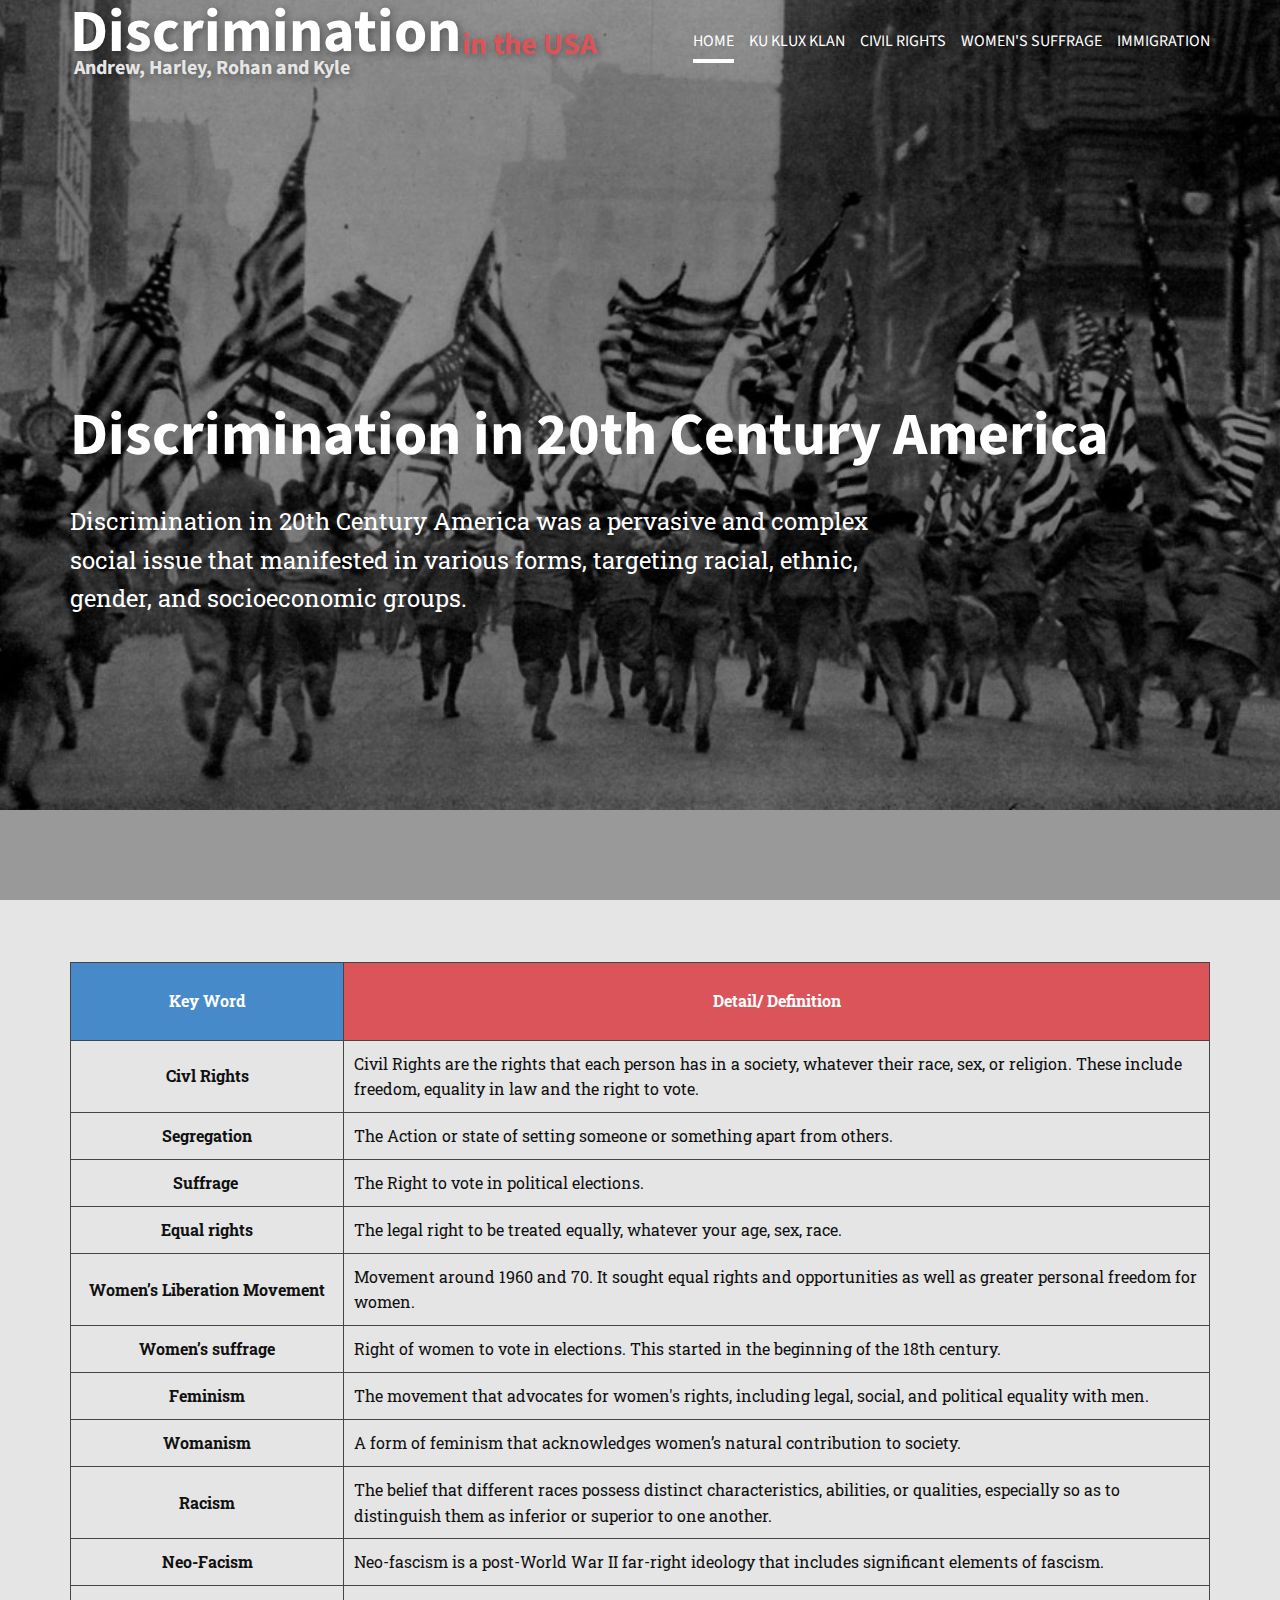
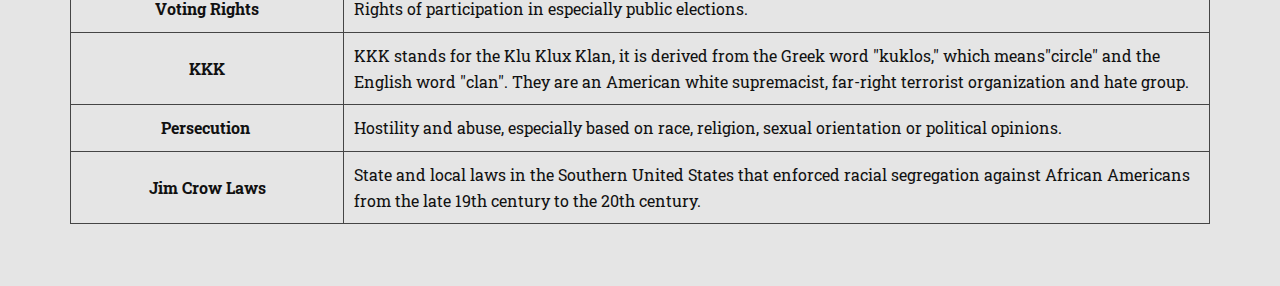
<file: Discrimination-in-the-USA.html>
<!DOCTYPE html>
<html style="font-size: 16px;" lang="en"><head>
    <meta name="viewport" content="width=device-width, initial-scale=1.0">
    <meta charset="utf-8">
    <meta name="keywords" content="20th Century, USA, Discrimination, KKK, Ku Klux Klan, Women&amp;apos;s Rights, Women&amp;apos;s Suffrage, Immigration, America, United States">
    <meta name="description" content="Discrimination in the USA; Ku Klux Klan; Civil Rights; Women's Suffrage; Immigration">
    <title>Discrimination in the USA | 20th Century</title>
    <link rel="icon" href="images/favicon.png">
    <link rel="stylesheet" href="nicepage.css" media="screen">
<link rel="stylesheet" href="Discrimination-in-the-USA.css" media="screen">
    <script class="u-script" type="text/javascript" src="jquery.js" defer=""></script>
    <script class="u-script" type="text/javascript" src="nicepage.js" defer=""></script>
    <meta name="generator" content="Nicepage 5.21.3, nicepage.com">
    <meta property="og:title" content="Discrimnation in the USA">
    <meta property="og:image" content="images/Hochschild-Adam-1.jpg">
    <meta property="og:url" content="20thcenturyusa.me">
    <link id="u-theme-google-font" rel="stylesheet" href="https://fonts.googleapis.com/css?family=Source+Sans+Pro:200,200i,300,300i,400,400i,600,600i,700,700i,900,900i|Roboto+Slab:100,200,300,400,500,600,700,800,900">
    <link id="u-page-google-font" rel="stylesheet" href="https://fonts.googleapis.com/css?family=Source+Sans+Pro:200,200i,300,300i,400,400i,600,600i,700,700i,900,900i">
    
    
    
    
    <script type="application/ld+json">{
		"@context": "http://schema.org",
		"@type": "Organization",
		"name": ""
}</script>
    <meta name="theme-color" content="#478ac9">
    <meta property="og:description" content="Discrimination in the USA; Ku Klux Klan; Civil Rights; Women's Suffrage; Immigration">
    <meta property="og:type" content="website">
  <meta data-intl-tel-input-cdn-path="intlTelInput/"></head>
  <body data-home-page="Discrimination-in-the-USA.html" data-home-page-title="Discrimination in the USA" data-path-to-root="./" data-include-products="false" class="u-body u-overlap u-overlap-contrast u-overlap-transparent u-xl-mode" data-lang="en"><header class="u-clearfix u-header u-header" id="sec-f119"><div class="u-clearfix u-sheet u-sheet-1">
        <div class="u-clearfix u-group-elements u-group-elements-1">
          <h1 class="u-text u-title u-text-1">Discrimination</h1>
          <h1 class="u-text u-text-palette-2-base u-title u-text-2">in the USA</h1>
          <h1 class="u-text u-text-grey-10 u-title u-text-3">Andrew, Harley, Rohan and Kyle</h1>
        </div>
        <nav class="u-menu u-menu-one-level u-offcanvas u-menu-1">
          <div class="menu-collapse u-custom-font u-font-source-sans-pro" style="font-size: 1rem; letter-spacing: 0px; text-transform: uppercase; font-weight: 700;">
            <a class="u-button-style u-custom-active-border-color u-custom-active-color u-custom-border u-custom-border-color u-custom-borders u-custom-hover-border-color u-custom-hover-color u-custom-left-right-menu-spacing u-custom-padding-bottom u-custom-text-active-color u-custom-text-color u-custom-text-hover-color u-custom-top-bottom-menu-spacing u-nav-link u-text-active-palette-1-base u-text-hover-palette-2-base" href="#">
              <svg class="u-svg-link" viewBox="0 0 24 24"><use xmlns:xlink="http://www.w3.org/1999/xlink" xlink:href="#menu-hamburger"></use></svg>
              <svg class="u-svg-content" version="1.1" id="menu-hamburger" viewBox="0 0 16 16" x="0px" y="0px" xmlns:xlink="http://www.w3.org/1999/xlink" xmlns="http://www.w3.org/2000/svg"><g><rect y="1" width="16" height="2"></rect><rect y="7" width="16" height="2"></rect><rect y="13" width="16" height="2"></rect>
</g></svg>
            </a>
          </div>
          <div class="u-custom-menu u-nav-container">
            <ul class="u-custom-font u-font-source-sans-pro u-nav u-spacing-15 u-unstyled u-nav-1"><li class="u-nav-item"><a class="u-border-4 u-border-active-white u-border-hover-grey-50 u-border-no-left u-border-no-right u-border-no-top u-button-style u-nav-link u-text-active-white u-text-hover-white u-text-white" href="Discrimination-in-the-USA.html" style="padding: 10px 0px;">Home</a>
</li><li class="u-nav-item"><a class="u-border-4 u-border-active-white u-border-hover-grey-50 u-border-no-left u-border-no-right u-border-no-top u-button-style u-nav-link u-text-active-white u-text-hover-white u-text-white" href="Ku-Klux-Klan.html" style="padding: 10px 0px;">Ku Klux Klan</a>
</li><li class="u-nav-item"><a class="u-border-4 u-border-active-white u-border-hover-grey-50 u-border-no-left u-border-no-right u-border-no-top u-button-style u-nav-link u-text-active-white u-text-hover-white u-text-white" href="Civil-Rights.html" style="padding: 10px 0px;">Civil Rights</a>
</li><li class="u-nav-item"><a class="u-border-4 u-border-active-white u-border-hover-grey-50 u-border-no-left u-border-no-right u-border-no-top u-button-style u-nav-link u-text-active-white u-text-hover-white u-text-white" href="Women-Suffrage.html" style="padding: 10px 0px;">Women's Suffrage</a>
</li><li class="u-nav-item"><a class="u-border-4 u-border-active-white u-border-hover-grey-50 u-border-no-left u-border-no-right u-border-no-top u-button-style u-nav-link u-text-active-white u-text-hover-white u-text-white" href="Immigration.html" style="padding: 10px 0px;">Immigration</a>
</li></ul>
          </div>
          <div class="u-custom-menu u-nav-container-collapse">
            <div class="u-black u-container-style u-inner-container-layout u-opacity u-opacity-95 u-sidenav">
              <div class="u-inner-container-layout u-sidenav-overflow">
                <div class="u-menu-close"></div>
                <ul class="u-align-center u-nav u-popupmenu-items u-unstyled u-nav-2"><li class="u-nav-item"><a class="u-button-style u-nav-link" href="Discrimination-in-the-USA.html">Home</a>
</li><li class="u-nav-item"><a class="u-button-style u-nav-link" href="Ku-Klux-Klan.html">Ku Klux Klan</a>
</li><li class="u-nav-item"><a class="u-button-style u-nav-link" href="Civil-Rights.html">Civil Rights</a>
</li><li class="u-nav-item"><a class="u-button-style u-nav-link" href="Women-Suffrage.html">Women's Suffrage</a>
</li><li class="u-nav-item"><a class="u-button-style u-nav-link" href="Immigration.html">Immigration</a>
</li></ul>
              </div>
            </div>
            <div class="u-black u-menu-overlay u-opacity u-opacity-70"></div>
          </div>
        </nav>
      </div></header>
    <section class="u-align-left u-clearfix u-image u-parallax u-shading u-section-1" src="" data-image-width="911" data-image-height="605" id="sec-26cb">
      <div class="u-clearfix u-sheet u-sheet-1">
        <h1 class="u-align-left u-text u-title u-text-1"><span class="u-icon"></span>Discrimination in 20th Century America<br>
        </h1>
        <p class="u-large-text u-text u-text-variant u-text-2"> Discrimination in 20th Century America was a pervasive and complex social issue that manifested in various forms, targeting racial, ethnic, gender, and socioeconomic groups. </p>
      </div>
    </section>
    <section class="u-clearfix u-grey-10 u-section-2" id="sec-279c">
      <div class="u-clearfix u-sheet u-valign-middle u-sheet-1">
        <div class="u-expanded-width u-table u-table-responsive u-table-1">
          <table class="u-table-entity">
            <colgroup>
              <col width="24%">
              <col width="76%">
            </colgroup>
            <tbody class="u-table-body">
              <tr style="height: 78px;">
                <td class="u-align-center u-border-1 u-border-grey-dark-1 u-palette-1-base u-table-cell u-table-cell-1"><b>Key Word</b>
                </td>
                <td class="u-align-center u-border-1 u-border-grey-dark-1 u-palette-2-base u-table-cell u-table-cell-2">Detail/ Definition</td>
              </tr>
              <tr style="height: 47px;">
                <td class="u-align-center u-border-1 u-border-grey-dark-1 u-table-cell u-table-cell-3">Civl Rights</td>
                <td class="u-border-1 u-border-grey-dark-1 u-table-cell u-table-cell-4">Civil Rights are the rights that each person has in a society, whatever their race, sex, or religion. These include freedom, equality in law and the right to vote.<span style="font-weight: 400;"></span>
                </td>
              </tr>
              <tr style="height: 47px;">
                <td class="u-align-center u-border-1 u-border-grey-dark-1 u-table-cell u-table-cell-5"><b>Segregation</b>
                </td>
                <td class="u-border-1 u-border-grey-dark-1 u-table-cell">The Action or state of setting someone or something apart from others.</td>
              </tr>
              <tr style="height: 47px;">
                <td class="u-align-center u-border-1 u-border-grey-dark-1 u-table-cell u-table-cell-7"><b>Suffrage&nbsp;</b>
                </td>
                <td class="u-border-1 u-border-grey-dark-1 u-table-cell">The Right to vote in political elections.</td>
              </tr>
              <tr style="height: 47px;">
                <td class="u-align-center u-border-1 u-border-grey-dark-1 u-table-cell u-table-cell-9"><b>Equal rights</b>
                </td>
                <td class="u-border-1 u-border-grey-dark-1 u-table-cell">The legal right to be treated equally, whatever your age, sex, race.</td>
              </tr>
              <tr style="height: 47px;">
                <td class="u-align-center u-border-1 u-border-grey-dark-1 u-table-cell u-table-cell-11"><b>Women’s Liberation Movement</b>
                </td>
                <td class="u-border-1 u-border-grey-dark-1 u-table-cell">Movement around 1960 and 70. It sought equal rights and opportunities as well as greater personal freedom for women.&nbsp;</td>
              </tr>
              <tr style="height: 47px;">
                <td class="u-align-center u-border-1 u-border-grey-dark-1 u-table-cell u-table-cell-13"><b>Women’s suffrage</b>
                </td>
                <td class="u-border-1 u-border-grey-dark-1 u-table-cell">Right of women to vote in elections. This started in the beginning of the 18th century.</td>
              </tr>
              <tr style="height: 47px;">
                <td class="u-align-center u-border-1 u-border-grey-dark-1 u-table-cell u-table-cell-15"><b>Feminism</b>
                </td>
                <td class="u-border-1 u-border-grey-dark-1 u-table-cell">The movement that advocates for women's rights, including legal, social, and political equality with men.</td>
              </tr>
              <tr style="height: 47px;">
                <td class="u-align-center u-border-1 u-border-grey-dark-1 u-table-cell u-table-cell-17"><b>Womanism</b>
                </td>
                <td class="u-border-1 u-border-grey-dark-1 u-table-cell">A form of feminism that acknowledges women’s natural contribution to society.</td>
              </tr>
              <tr style="height: 47px;">
                <td class="u-align-center u-border-1 u-border-grey-dark-1 u-table-cell u-table-cell-19"><b>Racism</b>
                </td>
                <td class="u-border-1 u-border-grey-dark-1 u-table-cell">The belief that different races possess distinct characteristics, abilities, or qualities, especially so as to distinguish them as inferior or superior to one another.</td>
              </tr>
              <tr style="height: 47px;">
                <td class="u-align-center u-border-1 u-border-grey-dark-1 u-table-cell u-table-cell-21"><b>Neo-Facism</b>
                </td>
                <td class="u-border-1 u-border-grey-dark-1 u-table-cell">Neo-fascism is a post-World War II far-right ideology that includes significant elements of fascism.</td>
              </tr>
              <tr style="height: 47px;">
                <td class="u-align-center u-border-1 u-border-grey-dark-1 u-table-cell u-table-cell-23"><b>Voting Rights</b>
                </td>
                <td class="u-border-1 u-border-grey-dark-1 u-table-cell">Rights of participation in especially public elections.</td>
              </tr>
              <tr style="height: 47px;">
                <td class="u-align-center u-border-1 u-border-grey-dark-1 u-table-cell u-table-cell-25"><b>KKK</b>
                </td>
                <td class="u-border-1 u-border-grey-dark-1 u-table-cell">KKK stands for the Klu Klux Klan, it is derived from the Greek word "kuklos," which means"circle" and the English word "clan". They are an American white supremacist, far-right terrorist organization and hate group.</td>
              </tr>
              <tr style="height: 47px;">
                <td class="u-align-center u-border-1 u-border-grey-dark-1 u-table-cell u-table-cell-27"><b>Persecution&nbsp;</b>
                </td>
                <td class="u-border-1 u-border-grey-dark-1 u-table-cell">Hostility and abuse, especially based on race, religion, sexual orientation or political opinions.</td>
              </tr>
              <tr style="height: 47px;">
                <td class="u-align-center u-border-1 u-border-grey-dark-1 u-table-cell u-table-cell-29"><b>Jim Crow Laws</b>
                </td>
                <td class="u-border-1 u-border-grey-dark-1 u-table-cell">State and local laws in the Southern United States that enforced racial segregation against African Americans from the late 19th century to the 20th century.&nbsp;</td>
              </tr>
            </tbody>
          </table>
        </div>
      </div>
    </section>

</body></html>
</file>
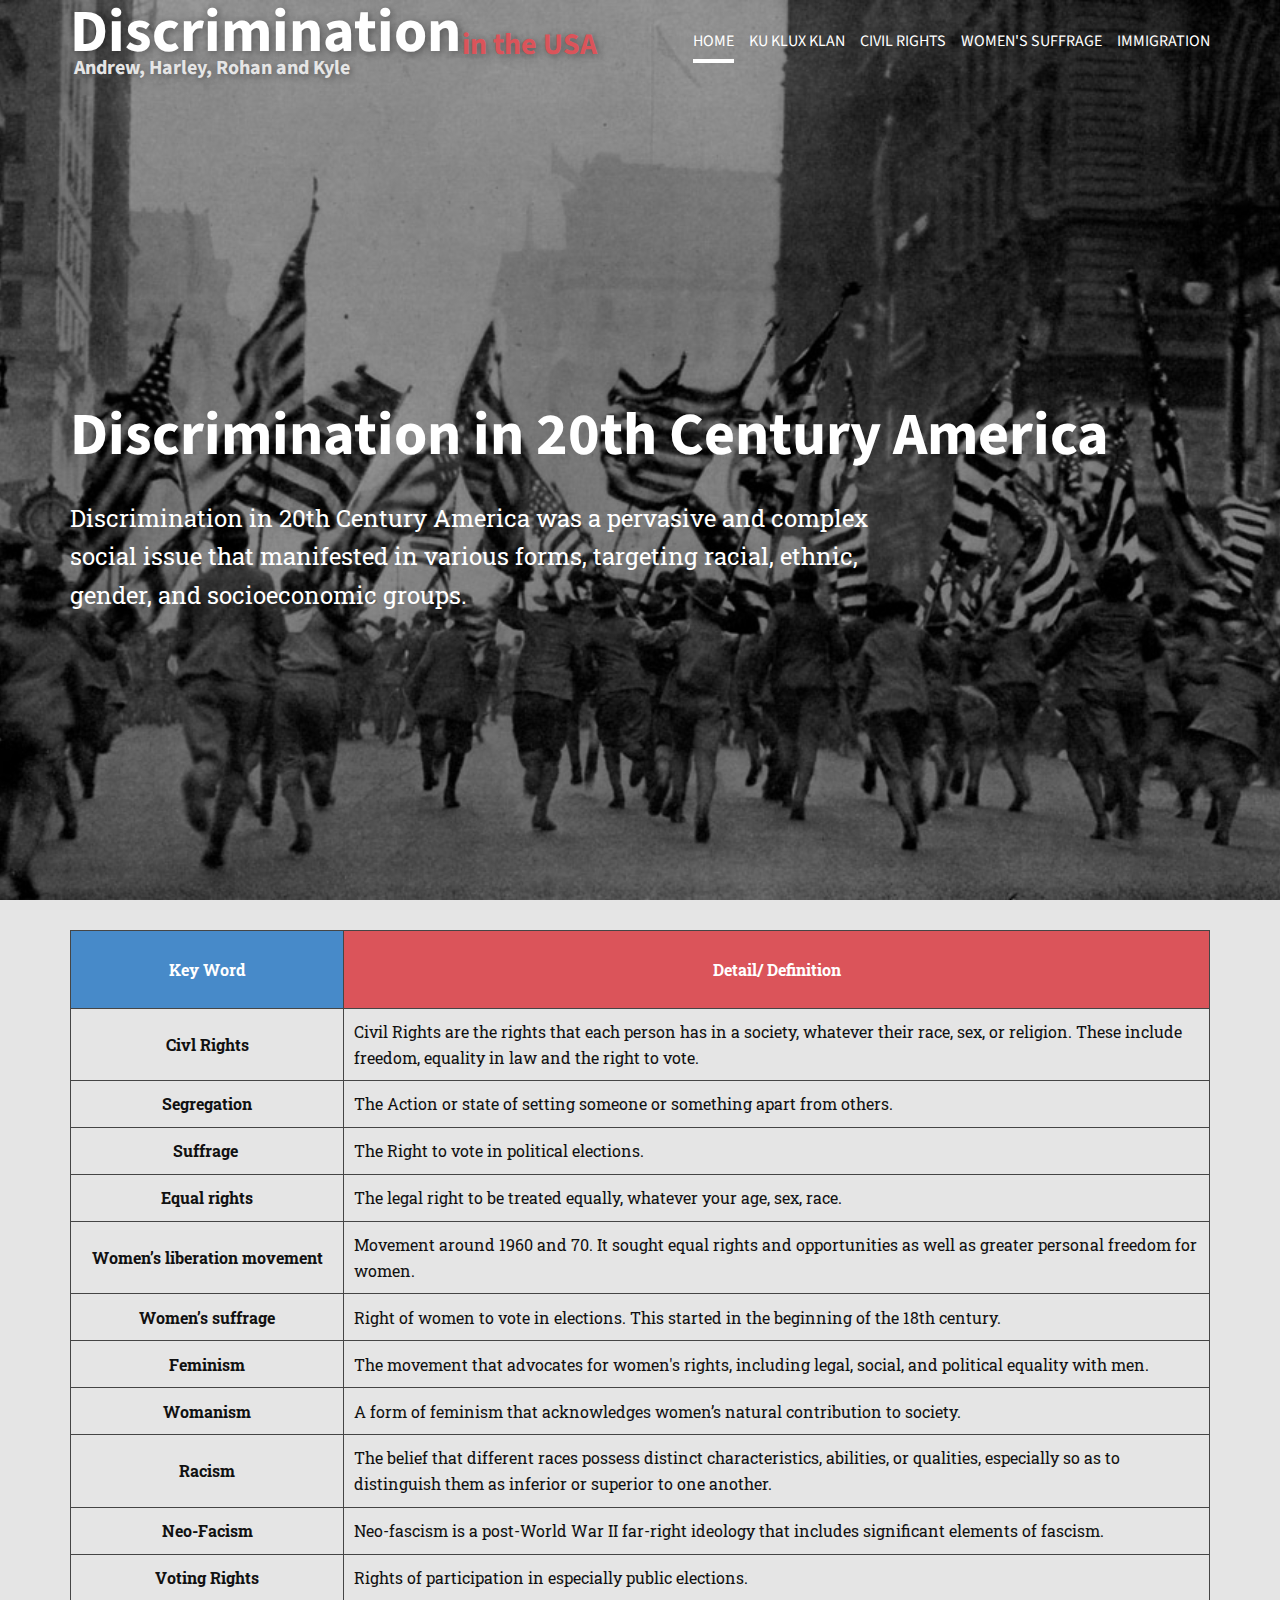
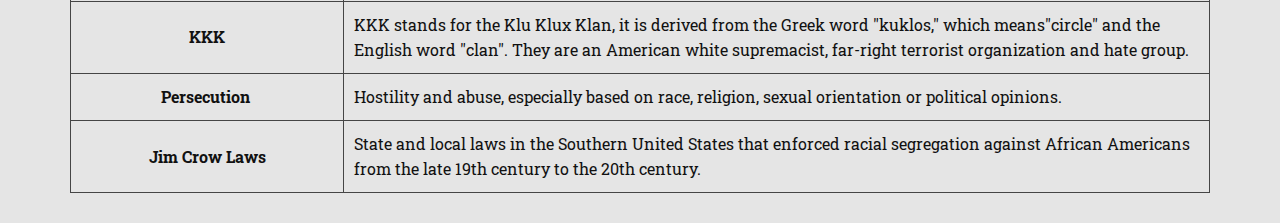
<file: Home.html>
<!DOCTYPE html>
<html style="font-size: 16px;" lang="en"><head>
    <meta name="viewport" content="width=device-width, initial-scale=1.0">
    <meta charset="utf-8">
    <meta name="keywords" content="Discrimination, in the USA, Andrew, Harley, Rohan and Kyle">
    <meta name="description" content="">
    <title>Home</title>
    <link rel="stylesheet" href="nicepage.css" media="screen">
<link rel="stylesheet" href="Home.css" media="screen">
    <script class="u-script" type="text/javascript" src="jquery.js" defer=""></script>
    <script class="u-script" type="text/javascript" src="nicepage.js" defer=""></script>
    <meta name="generator" content="Nicepage 5.21.3, nicepage.com">
    <link id="u-theme-google-font" rel="stylesheet" href="https://fonts.googleapis.com/css?family=Source+Sans+Pro:200,200i,300,300i,400,400i,600,600i,700,700i,900,900i|Roboto+Slab:100,200,300,400,500,600,700,800,900">
    <link id="u-page-google-font" rel="stylesheet" href="https://fonts.googleapis.com/css?family=Source+Sans+Pro:200,200i,300,300i,400,400i,600,600i,700,700i,900,900i">
    
    
    
    
    <script type="application/ld+json">{
		"@context": "http://schema.org",
		"@type": "Organization",
		"name": ""
}</script>
    <meta name="theme-color" content="#478ac9">
    <meta property="og:title" content="Home">
    <meta property="og:type" content="website">
  <meta data-intl-tel-input-cdn-path="intlTelInput/"></head>
  <body data-path-to-root="./" data-include-products="false" class="u-body u-overlap u-overlap-contrast u-overlap-transparent u-xl-mode" data-lang="en"><header class="u-clearfix u-header u-header" id="sec-f119"><div class="u-clearfix u-sheet u-sheet-1">
        <div class="u-clearfix u-group-elements u-group-elements-1">
          <h1 class="u-text u-title u-text-1">Discrimination</h1>
          <h1 class="u-text u-text-palette-2-base u-title u-text-2">in the USA</h1>
          <h1 class="u-text u-text-grey-10 u-title u-text-3">Andrew, Harley, Rohan and Kyle</h1>
        </div>
        <nav class="u-menu u-menu-one-level u-offcanvas u-menu-1">
          <div class="menu-collapse u-custom-font u-font-source-sans-pro" style="font-size: 1rem; letter-spacing: 0px; text-transform: uppercase; font-weight: 700;">
            <a class="u-button-style u-custom-active-border-color u-custom-active-color u-custom-border u-custom-border-color u-custom-borders u-custom-hover-border-color u-custom-hover-color u-custom-left-right-menu-spacing u-custom-padding-bottom u-custom-text-active-color u-custom-text-color u-custom-text-hover-color u-custom-top-bottom-menu-spacing u-nav-link u-text-active-palette-1-base u-text-hover-palette-2-base" href="#">
              <svg class="u-svg-link" viewBox="0 0 24 24"><use xmlns:xlink="http://www.w3.org/1999/xlink" xlink:href="#menu-hamburger"></use></svg>
              <svg class="u-svg-content" version="1.1" id="menu-hamburger" viewBox="0 0 16 16" x="0px" y="0px" xmlns:xlink="http://www.w3.org/1999/xlink" xmlns="http://www.w3.org/2000/svg"><g><rect y="1" width="16" height="2"></rect><rect y="7" width="16" height="2"></rect><rect y="13" width="16" height="2"></rect>
</g></svg>
            </a>
          </div>
          <div class="u-custom-menu u-nav-container">
            <ul class="u-custom-font u-font-source-sans-pro u-nav u-spacing-15 u-unstyled u-nav-1"><li class="u-nav-item"><a class="u-border-4 u-border-active-white u-border-hover-grey-50 u-border-no-left u-border-no-right u-border-no-top u-button-style u-nav-link u-text-active-white u-text-hover-white u-text-white" href="Home.html" style="padding: 10px 0px;">Home</a>
</li><li class="u-nav-item"><a class="u-border-4 u-border-active-white u-border-hover-grey-50 u-border-no-left u-border-no-right u-border-no-top u-button-style u-nav-link u-text-active-white u-text-hover-white u-text-white" href="Ku-Klux-Klan.html" style="padding: 10px 0px;">Ku Klux Klan</a>
</li><li class="u-nav-item"><a class="u-border-4 u-border-active-white u-border-hover-grey-50 u-border-no-left u-border-no-right u-border-no-top u-button-style u-nav-link u-text-active-white u-text-hover-white u-text-white" href="Civil-Rights.html" style="padding: 10px 0px;">Civil Rights</a>
</li><li class="u-nav-item"><a class="u-border-4 u-border-active-white u-border-hover-grey-50 u-border-no-left u-border-no-right u-border-no-top u-button-style u-nav-link u-text-active-white u-text-hover-white u-text-white" href="Women-Suffrage.html" style="padding: 10px 0px;">Women's Suffrage</a>
</li><li class="u-nav-item"><a class="u-border-4 u-border-active-white u-border-hover-grey-50 u-border-no-left u-border-no-right u-border-no-top u-button-style u-nav-link u-text-active-white u-text-hover-white u-text-white" href="Immigration.html" style="padding: 10px 0px;">Immigration</a>
</li></ul>
          </div>
          <div class="u-custom-menu u-nav-container-collapse">
            <div class="u-black u-container-style u-inner-container-layout u-opacity u-opacity-95 u-sidenav">
              <div class="u-inner-container-layout u-sidenav-overflow">
                <div class="u-menu-close"></div>
                <ul class="u-align-center u-nav u-popupmenu-items u-unstyled u-nav-2"><li class="u-nav-item"><a class="u-button-style u-nav-link" href="Home.html">Home</a>
</li><li class="u-nav-item"><a class="u-button-style u-nav-link" href="Ku-Klux-Klan.html">Ku Klux Klan</a>
</li><li class="u-nav-item"><a class="u-button-style u-nav-link" href="Civil-Rights.html">Civil Rights</a>
</li><li class="u-nav-item"><a class="u-button-style u-nav-link" href="Women-Suffrage.html">Women's Suffrage</a>
</li><li class="u-nav-item"><a class="u-button-style u-nav-link" href="Immigration.html">Immigration</a>
</li></ul>
              </div>
            </div>
            <div class="u-black u-menu-overlay u-opacity u-opacity-70"></div>
          </div>
        </nav>
      </div></header>
    <section class="u-align-left u-clearfix u-image u-shading u-section-1" src="" data-image-width="911" data-image-height="605" id="sec-26cb">
      <div class="u-clearfix u-sheet u-sheet-1">
        <h1 class="u-text u-text-default u-title u-text-1">Discrimination in 20th Century America</h1>
        <p class="u-large-text u-text u-text-variant u-text-2"> Discrimination in 20th Century America was a pervasive and complex social issue that manifested in various forms, targeting racial, ethnic, gender, and socioeconomic groups. </p>
      </div>
    </section>
    <section class="u-clearfix u-grey-10 u-section-2" id="sec-279c">
      <div class="u-clearfix u-sheet u-sheet-1">
        <div class="u-expanded-width u-table u-table-responsive u-table-1">
          <table class="u-table-entity">
            <colgroup>
              <col width="24%">
              <col width="76%">
            </colgroup>
            <tbody class="u-table-body">
              <tr style="height: 78px;">
                <td class="u-align-center u-border-1 u-border-grey-dark-1 u-palette-1-base u-table-cell u-table-cell-1"><b>Key Word</b>
                </td>
                <td class="u-align-center u-border-1 u-border-grey-dark-1 u-palette-2-base u-table-cell u-table-cell-2">Detail/ Definition</td>
              </tr>
              <tr style="height: 47px;">
                <td class="u-align-center u-border-1 u-border-grey-dark-1 u-table-cell u-table-cell-3">Civl Rights</td>
                <td class="u-border-1 u-border-grey-dark-1 u-table-cell u-table-cell-4">Civil Rights are the rights that each person has in a society, whatever their race, sex, or religion. These include freedom, equality in law and the right to vote.<span style="font-weight: 400;"></span>
                </td>
              </tr>
              <tr style="height: 47px;">
                <td class="u-align-center u-border-1 u-border-grey-dark-1 u-table-cell u-table-cell-5"><b>Segregation</b>
                </td>
                <td class="u-border-1 u-border-grey-dark-1 u-table-cell">The Action or state of setting someone or something apart from others.</td>
              </tr>
              <tr style="height: 47px;">
                <td class="u-align-center u-border-1 u-border-grey-dark-1 u-table-cell u-table-cell-7"><b>Suffrage&nbsp;</b>
                </td>
                <td class="u-border-1 u-border-grey-dark-1 u-table-cell">The Right to vote in political elections.</td>
              </tr>
              <tr style="height: 47px;">
                <td class="u-align-center u-border-1 u-border-grey-dark-1 u-table-cell u-table-cell-9"><b>Equal rights</b>
                </td>
                <td class="u-border-1 u-border-grey-dark-1 u-table-cell">The legal right to be treated equally, whatever your age, sex, race.</td>
              </tr>
              <tr style="height: 47px;">
                <td class="u-align-center u-border-1 u-border-grey-dark-1 u-table-cell u-table-cell-11"><b>Women’s liberation movement</b>
                </td>
                <td class="u-border-1 u-border-grey-dark-1 u-table-cell">Movement around 1960 and 70. It sought equal rights and opportunities as well as greater personal freedom for women.&nbsp;</td>
              </tr>
              <tr style="height: 47px;">
                <td class="u-align-center u-border-1 u-border-grey-dark-1 u-table-cell u-table-cell-13"><b>Women’s suffrage</b>
                </td>
                <td class="u-border-1 u-border-grey-dark-1 u-table-cell">Right of women to vote in elections. This started in the beginning of the 18th century.</td>
              </tr>
              <tr style="height: 47px;">
                <td class="u-align-center u-border-1 u-border-grey-dark-1 u-table-cell u-table-cell-15"><b>Feminism</b>
                </td>
                <td class="u-border-1 u-border-grey-dark-1 u-table-cell">The movement that advocates for women's rights, including legal, social, and political equality with men.</td>
              </tr>
              <tr style="height: 47px;">
                <td class="u-align-center u-border-1 u-border-grey-dark-1 u-table-cell u-table-cell-17"><b>Womanism</b>
                </td>
                <td class="u-border-1 u-border-grey-dark-1 u-table-cell">A form of feminism that acknowledges women’s natural contribution to society.</td>
              </tr>
              <tr style="height: 47px;">
                <td class="u-align-center u-border-1 u-border-grey-dark-1 u-table-cell u-table-cell-19"><b>Racism</b>
                </td>
                <td class="u-border-1 u-border-grey-dark-1 u-table-cell">The belief that different races possess distinct characteristics, abilities, or qualities, especially so as to distinguish them as inferior or superior to one another.</td>
              </tr>
              <tr style="height: 47px;">
                <td class="u-align-center u-border-1 u-border-grey-dark-1 u-table-cell u-table-cell-21"><b>Neo-Facism</b>
                </td>
                <td class="u-border-1 u-border-grey-dark-1 u-table-cell">Neo-fascism is a post-World War II far-right ideology that includes significant elements of fascism.</td>
              </tr>
              <tr style="height: 47px;">
                <td class="u-align-center u-border-1 u-border-grey-dark-1 u-table-cell u-table-cell-23"><b>Voting Rights</b>
                </td>
                <td class="u-border-1 u-border-grey-dark-1 u-table-cell">Rights of participation in especially public elections.</td>
              </tr>
              <tr style="height: 47px;">
                <td class="u-align-center u-border-1 u-border-grey-dark-1 u-table-cell u-table-cell-25"><b>KKK</b>
                </td>
                <td class="u-border-1 u-border-grey-dark-1 u-table-cell">KKK stands for the Klu Klux Klan, it is derived from the Greek word "kuklos," which means"circle" and the English word "clan". They are an American white supremacist, far-right terrorist organization and hate group.</td>
              </tr>
              <tr style="height: 47px;">
                <td class="u-align-center u-border-1 u-border-grey-dark-1 u-table-cell u-table-cell-27"><b>Persecution&nbsp;</b>
                </td>
                <td class="u-border-1 u-border-grey-dark-1 u-table-cell">Hostility and abuse, especially based on race, religion, sexual orientation or political opinions.</td>
              </tr>
              <tr style="height: 47px;">
                <td class="u-align-center u-border-1 u-border-grey-dark-1 u-table-cell u-table-cell-29"><b>Jim Crow Laws</b>
                </td>
                <td class="u-border-1 u-border-grey-dark-1 u-table-cell">State and local laws in the Southern United States that enforced racial segregation against African Americans from the late 19th century to the 20th century.&nbsp;</td>
              </tr>
            </tbody>
          </table>
        </div>
      </div>
    </section>
    
    
    
</body></html>
</file>
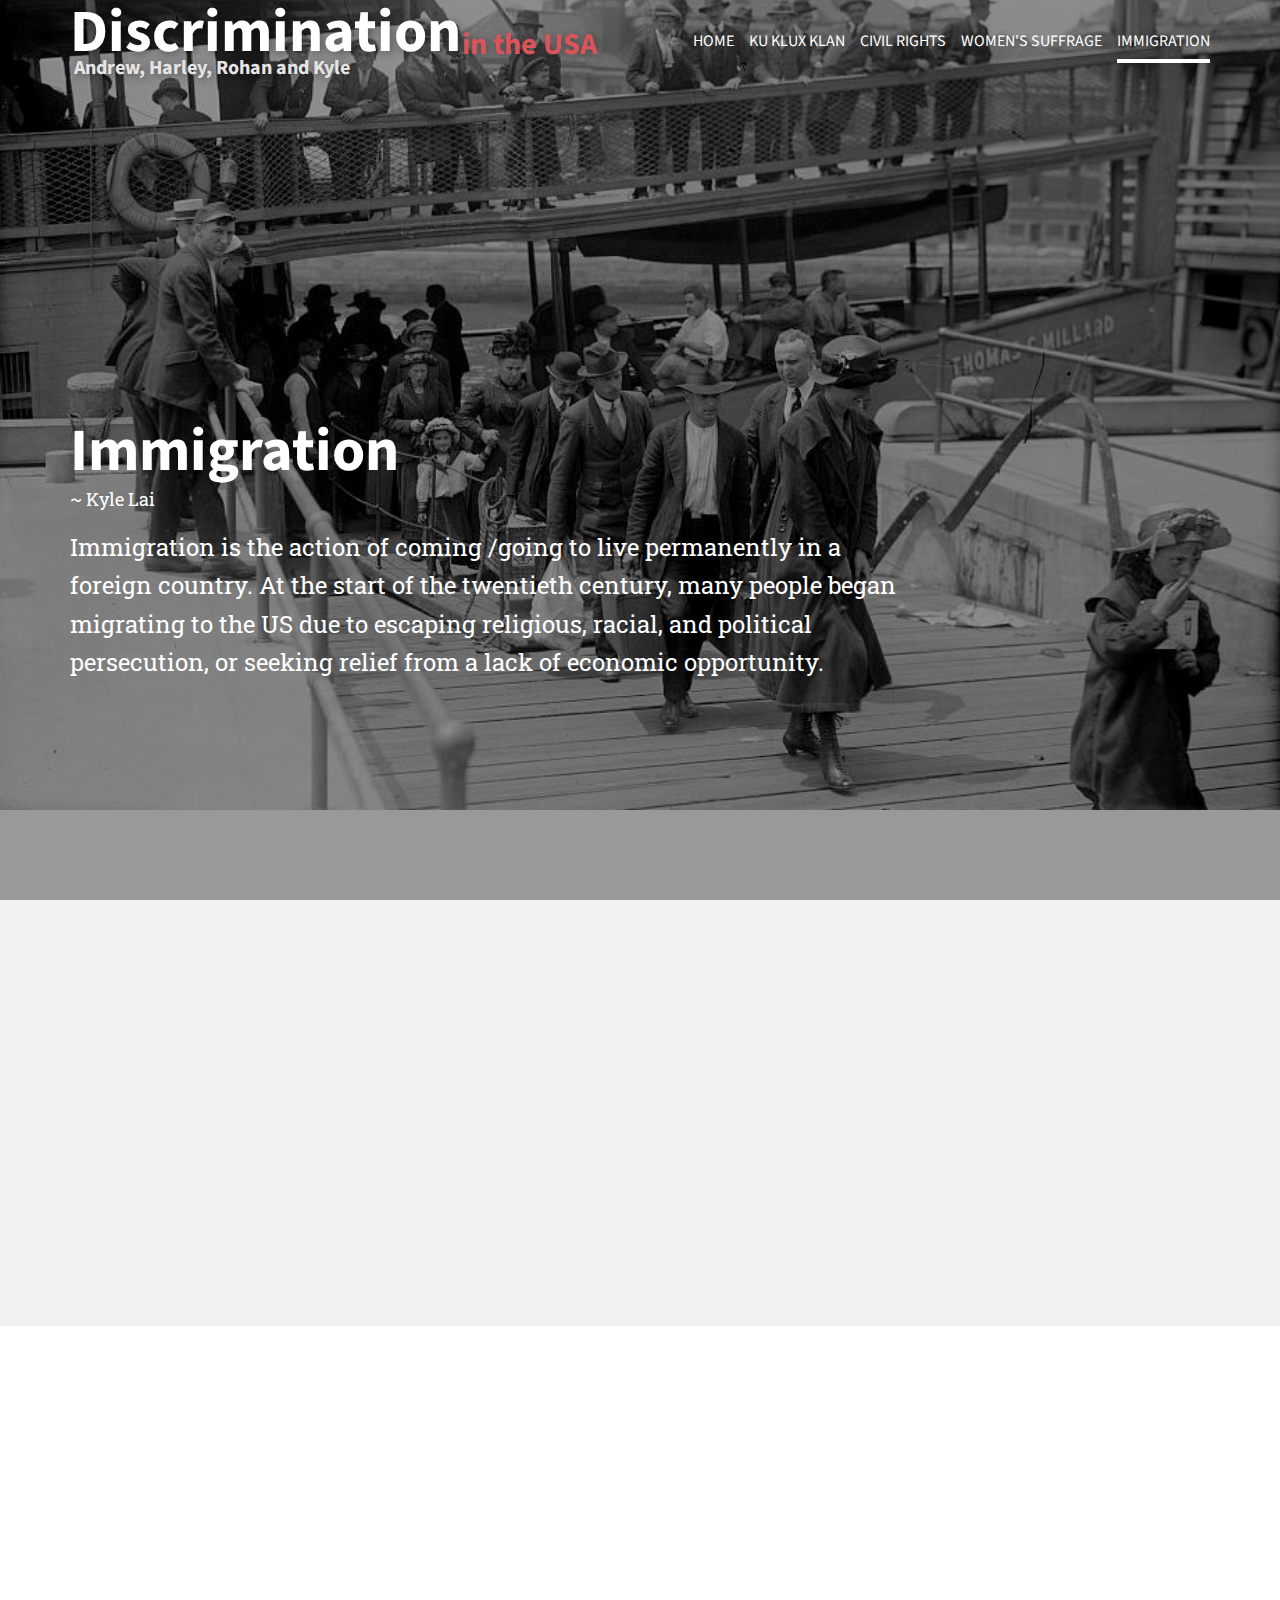
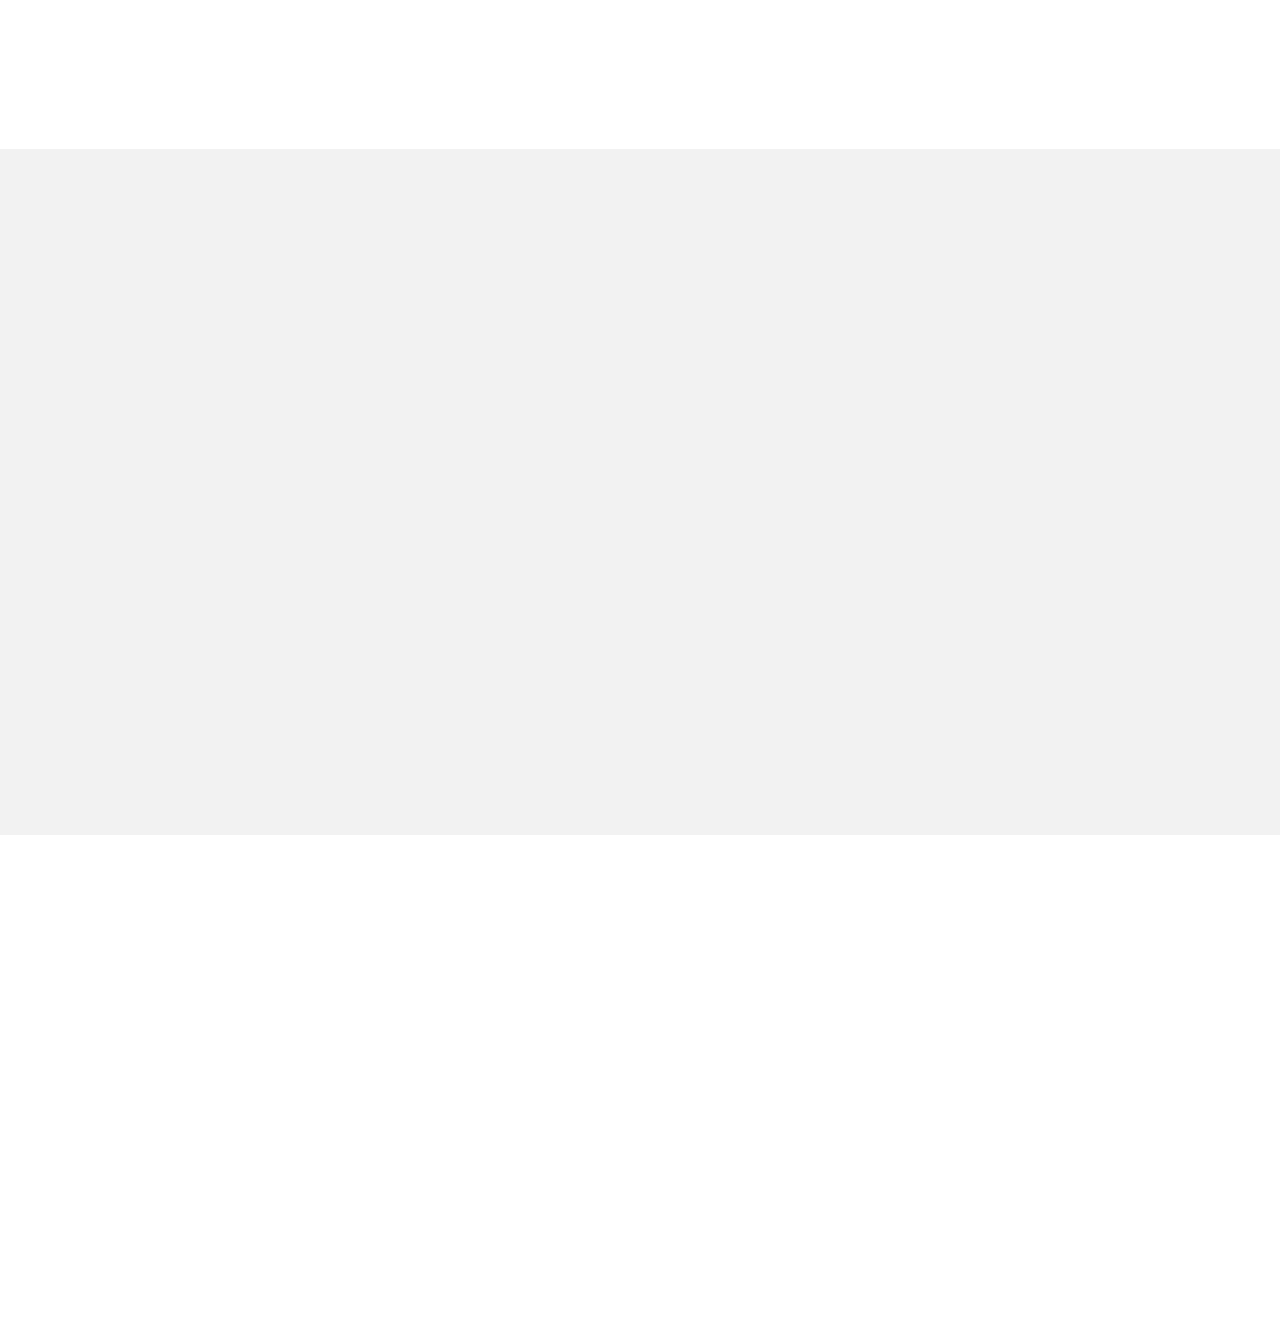
<file: Immigration.html>
<!DOCTYPE html>
<html style="font-size: 16px;" lang="en"><head>
    <meta name="viewport" content="width=device-width, initial-scale=1.0">
    <meta charset="utf-8">
    <meta name="keywords" content="Discrimination, in the USA, Andrew, Harley, Rohan and Kyle, Ku Klux Klan">
    <meta name="description" content="">
    <title>Immigration</title>
    <link rel="icon" href="images/favicon.png">
    <link rel="stylesheet" href="nicepage.css" media="screen">
<link rel="stylesheet" href="Immigration.css" media="screen">
    <script class="u-script" type="text/javascript" src="jquery.js" defer=""></script>
    <script class="u-script" type="text/javascript" src="nicepage.js" defer=""></script>
    <meta name="generator" content="Nicepage 5.21.3, nicepage.com">
    <link id="u-theme-google-font" rel="stylesheet" href="https://fonts.googleapis.com/css?family=Source+Sans+Pro:200,200i,300,300i,400,400i,600,600i,700,700i,900,900i|Roboto+Slab:100,200,300,400,500,600,700,800,900">
    <link id="u-page-google-font" rel="stylesheet" href="https://fonts.googleapis.com/css?family=Source+Sans+Pro:200,200i,300,300i,400,400i,600,600i,700,700i,900,900i">
    
    
    
    
    
    
    
    <script type="application/ld+json">{
		"@context": "http://schema.org",
		"@type": "Organization",
		"name": ""
}</script>
    <meta name="theme-color" content="#478ac9">
    <meta property="og:title" content="Immigration">
    <meta property="og:type" content="website">
  <meta data-intl-tel-input-cdn-path="intlTelInput/"></head>
  <body data-path-to-root="./" data-include-products="false" class="u-body u-overlap u-overlap-contrast u-overlap-transparent u-xl-mode" data-lang="en"><header class="u-clearfix u-header u-header" id="sec-f119"><div class="u-clearfix u-sheet u-sheet-1">
        <div class="u-clearfix u-group-elements u-group-elements-1">
          <h1 class="u-text u-title u-text-1">Discrimination</h1>
          <h1 class="u-text u-text-palette-2-base u-title u-text-2">in the USA</h1>
          <h1 class="u-text u-text-grey-10 u-title u-text-3">Andrew, Harley, Rohan and Kyle</h1>
        </div>
        <nav class="u-menu u-menu-one-level u-offcanvas u-menu-1">
          <div class="menu-collapse u-custom-font u-font-source-sans-pro" style="font-size: 1rem; letter-spacing: 0px; text-transform: uppercase; font-weight: 700;">
            <a class="u-button-style u-custom-active-border-color u-custom-active-color u-custom-border u-custom-border-color u-custom-borders u-custom-hover-border-color u-custom-hover-color u-custom-left-right-menu-spacing u-custom-padding-bottom u-custom-text-active-color u-custom-text-color u-custom-text-hover-color u-custom-top-bottom-menu-spacing u-nav-link u-text-active-palette-1-base u-text-hover-palette-2-base" href="#">
              <svg class="u-svg-link" viewBox="0 0 24 24"><use xmlns:xlink="http://www.w3.org/1999/xlink" xlink:href="#menu-hamburger"></use></svg>
              <svg class="u-svg-content" version="1.1" id="menu-hamburger" viewBox="0 0 16 16" x="0px" y="0px" xmlns:xlink="http://www.w3.org/1999/xlink" xmlns="http://www.w3.org/2000/svg"><g><rect y="1" width="16" height="2"></rect><rect y="7" width="16" height="2"></rect><rect y="13" width="16" height="2"></rect>
</g></svg>
            </a>
          </div>
          <div class="u-custom-menu u-nav-container">
            <ul class="u-custom-font u-font-source-sans-pro u-nav u-spacing-15 u-unstyled u-nav-1"><li class="u-nav-item"><a class="u-border-4 u-border-active-white u-border-hover-grey-50 u-border-no-left u-border-no-right u-border-no-top u-button-style u-nav-link u-text-active-white u-text-hover-white u-text-white" href="Discrimination-in-the-USA.html" style="padding: 10px 0px;">Home</a>
</li><li class="u-nav-item"><a class="u-border-4 u-border-active-white u-border-hover-grey-50 u-border-no-left u-border-no-right u-border-no-top u-button-style u-nav-link u-text-active-white u-text-hover-white u-text-white" href="Ku-Klux-Klan.html" style="padding: 10px 0px;">Ku Klux Klan</a>
</li><li class="u-nav-item"><a class="u-border-4 u-border-active-white u-border-hover-grey-50 u-border-no-left u-border-no-right u-border-no-top u-button-style u-nav-link u-text-active-white u-text-hover-white u-text-white" href="Civil-Rights.html" style="padding: 10px 0px;">Civil Rights</a>
</li><li class="u-nav-item"><a class="u-border-4 u-border-active-white u-border-hover-grey-50 u-border-no-left u-border-no-right u-border-no-top u-button-style u-nav-link u-text-active-white u-text-hover-white u-text-white" href="Women-Suffrage.html" style="padding: 10px 0px;">Women's Suffrage</a>
</li><li class="u-nav-item"><a class="u-border-4 u-border-active-white u-border-hover-grey-50 u-border-no-left u-border-no-right u-border-no-top u-button-style u-nav-link u-text-active-white u-text-hover-white u-text-white" href="Immigration.html" style="padding: 10px 0px;">Immigration</a>
</li></ul>
          </div>
          <div class="u-custom-menu u-nav-container-collapse">
            <div class="u-black u-container-style u-inner-container-layout u-opacity u-opacity-95 u-sidenav">
              <div class="u-inner-container-layout u-sidenav-overflow">
                <div class="u-menu-close"></div>
                <ul class="u-align-center u-nav u-popupmenu-items u-unstyled u-nav-2"><li class="u-nav-item"><a class="u-button-style u-nav-link" href="Discrimination-in-the-USA.html">Home</a>
</li><li class="u-nav-item"><a class="u-button-style u-nav-link" href="Ku-Klux-Klan.html">Ku Klux Klan</a>
</li><li class="u-nav-item"><a class="u-button-style u-nav-link" href="Civil-Rights.html">Civil Rights</a>
</li><li class="u-nav-item"><a class="u-button-style u-nav-link" href="Women-Suffrage.html">Women's Suffrage</a>
</li><li class="u-nav-item"><a class="u-button-style u-nav-link" href="Immigration.html">Immigration</a>
</li></ul>
              </div>
            </div>
            <div class="u-black u-menu-overlay u-opacity u-opacity-70"></div>
          </div>
        </nav>
      </div></header>
    <section class="skrollable u-align-left u-clearfix u-image u-parallax u-shading u-section-1" src="" data-image-width="970" data-image-height="648" id="sec-2c1d">
      <div class="u-clearfix u-sheet u-sheet-1">
        <h1 class="u-text u-text-default u-title u-text-1">Immigration</h1>
        <p class="u-large-text u-text u-text-default u-text-variant u-text-2">~ Kyle Lai</p>
        <p class="u-large-text u-text u-text-variant u-text-3"> Immigration is the action of coming /going to live permanently in a foreign country. At the start of the twentieth century, many people began migrating to the US due to escaping religious, racial, and political persecution, or seeking relief from a lack of economic opportunity.</p>
      </div>
    </section>
    <section class="u-clearfix u-grey-5 u-section-2" id="sec-fd8d">
      <div class="u-clearfix u-sheet u-sheet-1">
        <div class="data-layout-selected u-clearfix u-expanded-width u-gutter-10 u-layout-wrap u-layout-wrap-1">
          <div class="u-layout" style="">
            <div class="u-layout-row" style="">
              <div class="u-align-justify u-container-style u-layout-cell u-left-cell u-size-38 u-size-xs-60 u-layout-cell-1" src="">
                <div class="u-container-layout u-valign-top u-container-layout-1">
                  <p class="u-text u-text-1" data-animation-name="customAnimationIn" data-animation-duration="1000"><b style=""> &nbsp; &nbsp; &nbsp; &nbsp;&nbsp;</b>During the 1900s your migration depended on your race. <br>
                    <br> &nbsp; &nbsp; &nbsp; &nbsp;&nbsp;The USA “the land of the free”’s migrants’ races were majority Europeans, WWI also persuaded many eastern Europeans to migrate to the us almost none of them were blocked from entering the country for migration whereas people such as Asians from all  over were blocked from entering the country with the immigration act of 1917 seemingly borne of disdain for the race. <br>
                    <br> &nbsp; &nbsp; &nbsp; &nbsp;&nbsp;The immigration act of 1924 limited the number of migrants allowed into the us through visas issued to 2% of total people of all ethnic groups in the 1890 census, this law favored people of western and northern European descent while completely excluding immigrants from Asia with the exception of the Philippines being an American colony at the time. Being a “different” race during these times with such strict and biased laws was along the lines of being ineligible to enter America you had to go through a long process just to get in or if you were unlucky, they would take one good look at you and tell you that you weren’t allowed in the place that you spent hours to go to and a lot of money all for nothing. <br>
                  </p>
                </div>
              </div>
              <div class="u-align-center u-container-style u-layout-cell u-right-cell u-size-22 u-size-xs-60 u-layout-cell-2" src="">
                <div class="u-container-layout u-valign-middle u-container-layout-2" src="">
                  <img class="u-expanded-width u-hover-feature u-image u-image-round u-radius-10 u-image-1" src="images/CalvinCoolidgeimmigration3-scaled.jpg" data-image-width="2560" data-image-height="1769" data-animation-name="customAnimationIn" data-animation-duration="1000">
                </div>
              </div>
            </div>
          </div>
        </div>
      </div>
      
    </section>
    <section class="u-clearfix u-section-3" id="sec-d0a1">
      <div class="u-clearfix u-sheet u-sheet-1">
        <div class="data-layout-selected u-clearfix u-expanded-width u-gutter-10 u-layout-wrap u-layout-wrap-1">
          <div class="u-layout" style="">
            <div class="u-layout-row" style="">
              <div class="u-align-justify u-container-style u-hover-feature u-layout-cell u-left-cell u-shape-rectangle u-size-22 u-size-xs-60 u-layout-cell-1" src="" data-animation-name="customAnimationIn" data-animation-duration="1000">
                <div class="u-container-layout u-valign-middle u-container-layout-1">
                  <img class="u-expanded-width u-hover-feature u-image u-image-round u-radius-10 u-image-1" src="images/1917-image-700px.jpg" alt="" data-image-width="700" data-image-height="500">
                </div>
              </div>
              <div class="u-align-justify u-container-style u-layout-cell u-right-cell u-size-38 u-size-xs-60 u-layout-cell-2" src="" data-animation-name="customAnimationIn" data-animation-duration="1000">
                <div class="u-container-layout u-valign-top u-container-layout-2" src="">
                  <p class="u-text u-text-1">&nbsp; &nbsp; &nbsp; &nbsp; <b>The US used to be extremely xenophobic as seen through laws such as The Immigration Act of 1917 establishing a literacy requirement for immigrants entering the country and halting immigration from most Asian countries; the Immigration Act of 1924 limited the number of immigrants allowed into the United States yearly through nationality quotas The law favored immigrants from northern and western European countries; The UK, Ireland and Germany accounted for 70% of all available visas through. All the laws stated previously are unfavorable to certain race groups, displaying discrimination (or rather strong xenophobia) towards a set group of races.&nbsp;<br></b>
                    <br>&nbsp; &nbsp; &nbsp; &nbsp;&nbsp;<b>However they started changing through laws such as the McCarran-Walter Act which ended the exclusion of Asian immigrants to the United States in 1952 this actively demonstrates that although conditions are still quite dire the situation altogether has improved greatly; The Immigration and Nationality Act in 1965 overhauls the American immigration system. The Act ended the national origin quotas enacted in the 1920s. This meant that it eliminated national origin, race, and ancestry as a basis for immigration, making discriminating against obtaining visas illegal, thus increasing the amount of people entering the country and improving the treatment of immigrants.</b>
                  </p>
                </div>
              </div>
            </div>
          </div>
        </div>
      </div>
      
      
    </section>
    <section class="u-clearfix u-grey-5 u-section-4" id="sec-9852">
      <div class="u-clearfix u-sheet u-sheet-1">
        <div class="data-layout-selected u-clearfix u-expanded-width u-gutter-10 u-layout-wrap u-layout-wrap-1">
          <div class="u-layout" style="">
            <div class="u-layout-row" style="">
              <div class="u-align-justify u-container-style u-layout-cell u-left-cell u-size-38 u-size-xs-60 u-layout-cell-1" src="">
                <div class="u-container-layout u-container-layout-1">
                  <p class="u-text u-text-1" data-animation-name="customAnimationIn" data-animation-duration="1000">&nbsp; &nbsp; &nbsp; &nbsp; <b>Throughout the 20th century, America exhibited a continuity of racial discrimination, reflecting a deeply ingrained racist history.</b>
                    <br>
                    <br>&nbsp; &nbsp; &nbsp; &nbsp;&nbsp;<b>The early 1900s witnessed the implementation of the Chinese Exclusion Act in 1882, which restricted Chinese immigration, reflecting deep-seated anti-Chinese sentiment. Discrimination was further evident in the 1924 Immigration Act, which imposed nationality-based quotas, favoring immigrants from Northern and Western Europe while severely limiting those from Southern and Eastern Europe.The 1965 Immigration and Nationality Act marked a shift in immigration policy, abolishing nationality-based quotas. However, discrimination still persisted as racial preferences and stereotypes persisted, especially against non-European immigrants. The Act did little to change the deep-rooted racial biases.Despite some legal reforms in the 2000s, anti-immigrant sentiment remained strong. The controversial immigration debates in the late 1990s and early 2000s, with discussions on border security, undocumented immigrants, and racial profiling, demonstrated the persistent racial prejudices against immigrants, particularly those from Latin America and the Middle East.</b>
                    <br>
                    <br><b>&nbsp; &nbsp; &nbsp; &nbsp; The evidence demonstrates the continuous presence of discrimination and racism against immigrants in America. While immigration policies evolved, they often reflected and perpetuated racial biases, and anti-immigrant sentiment persisted, particularly against non-European immigrants.This historical continuity of discrimination against immigrants highlights the enduring struggle to create a more inclusive and equitable society in the United States and the ongoing need to address issues related to racism and xenophobia, nowadays although you're not going to see people being blatantly discriminatory towards a certain race but although it isn’t blatant it’s still there, and although immigration for the masses has improved, for mexicans there is still quite a bit of trouble these days.</b><b>
                      <br></b>
                  </p>
                  <p class="u-align-center u-text u-text-2" data-animation-name="customAnimationIn" data-animation-duration="1000"><b></b><b>To sum up everything that has been stated up to this point, to a large extent, migration can be evaluated to demonstrate more change in the twentieth century as discriminatory laws and blocking of entering a country can still be found globally albeit it is better than the 20th century.</b>
                  </p>
                </div>
              </div>
              <div class="u-align-center u-container-style u-layout-cell u-right-cell u-size-22 u-size-xs-60 u-layout-cell-2" src="" data-animation-name="customAnimationIn" data-animation-duration="1000">
                <div class="u-container-layout u-container-layout-2" src="">
                  <img class="u-expanded-width u-hover-feature u-image u-image-round u-radius-10 u-image-1" src="images/177182-004-DB878591.jpg" data-image-width="550" data-image-height="369">
                </div>
              </div>
            </div>
          </div>
        </div>
      </div>
      
    </section>
    <section class="u-clearfix u-white u-section-5" id="sec-8808">
      <div class="u-clearfix u-sheet u-sheet-1">
        <p class="u-text u-text-1" data-animation-name="customAnimationIn" data-animation-duration="1000">Source Analysis - "​The USA Between The Wars 1919-1941 a study in depth"</p>
        <p class="u-text u-text-default u-text-2" data-animation-name="customAnimationIn" data-animation-duration="1000"><b>
            <span style="font-weight: 400;"></span></b>This source is named “The USA Between The Wars 1919-1941 a study in depth”  (Terry Fiehn, Rik mills, Maggie Samueson, Carol White (Authors)) Date of creation: 25th March 1988 <br>This source helps me via it being focused on the effects the WWI had on immigration before the second world war. The source I am currently using is used for GCSEs. Author was not trying to get people to think a certain way, this information is trustworthy because it is used as a textbook in GCSEs.&nbsp;<br>
        </p>
        <p class="u-text u-text-default u-text-3" data-animation-name="customAnimationIn" data-animation-duration="1000">Bibliography</p>
        <p class="u-small-text u-text u-text-variant u-text-4" data-animation-name="customAnimationIn" data-animation-duration="1000"> Fiehn, T., &amp; Mills, R. (1998). <span style="font-style: italic;">The USA between the wars 1919-1941: A Study in Depth.</span>
          <br>Hodder Murray.<br>
          <br><i>Immigrants in the Progressive Era | Progressive Era to New Era, 1900-1929 | U.S. History Primary Source Timeline | Classroom Materials at the Library of Congress | Library of Congress</i>. (n.d.). The Library of Congress. https://www.loc.gov/classroom-materials/united-states-history-primary-source-timeline/progressive-era-to-new-era-1900-1929/immigrants-in-progressive-era/#:~:text=Not%20only%20were%20the%20numbers,non%2DEnglish%20speaking%20European%20countries.<br>
          <br>U.S. Immigration timeline: Definition &amp; Reform - HISTORY. (2018, December 21). <i>HISTORY</i>. https://www.history.com/topics/immigration/immigration-united-states-timeline#new-restrictions-at-start-of-wwi<br>
          <br><i>Migration Data Hub</i>. (n.d.). migrationpolicy.org. https://www.migrationpolicy.org/programs/migration-data-hub<br>
          <br>Wikipedia contributors. (2023, November 8). <i>History of immigration to the United States</i>. Wikipedia. https://en.wikipedia.org/wiki/History_of_immigration_to_the_United_States<br>
        </p>
      </div>
    </section>
    
    
</body></html>
</file>
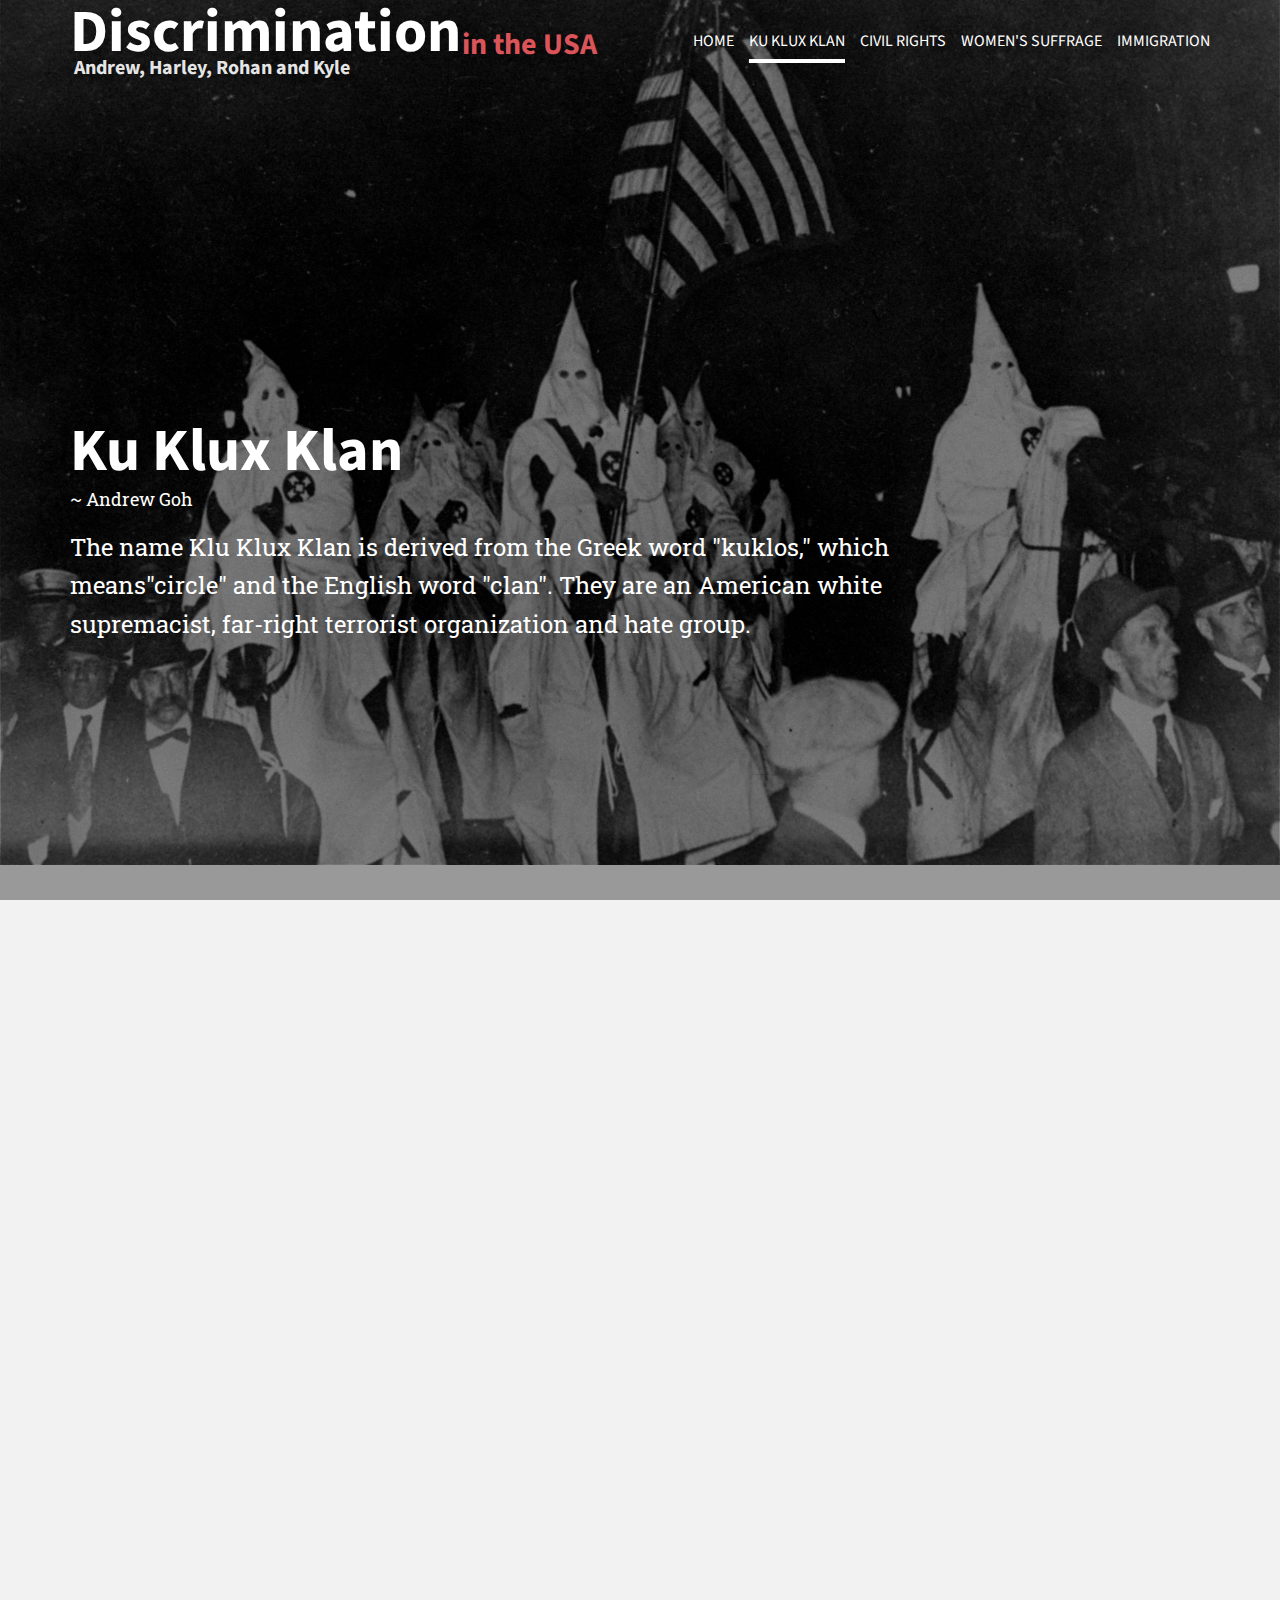
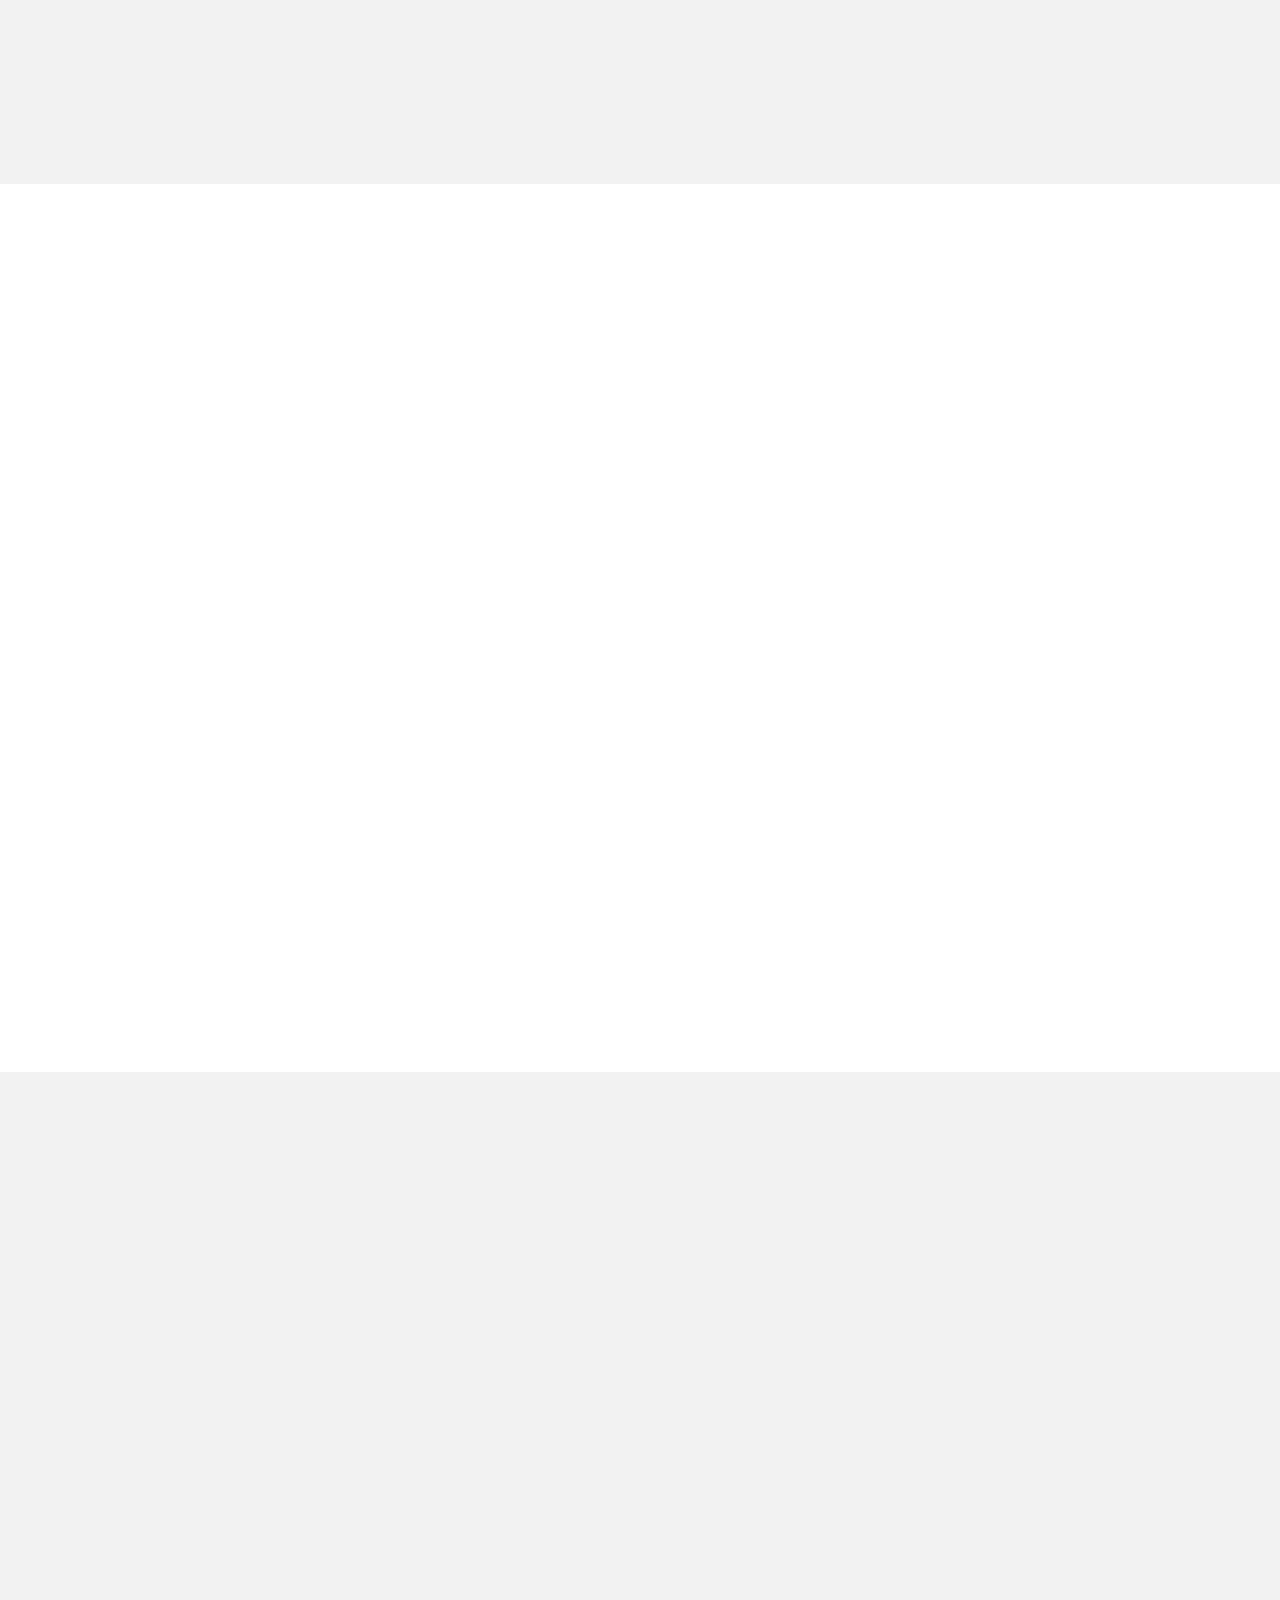
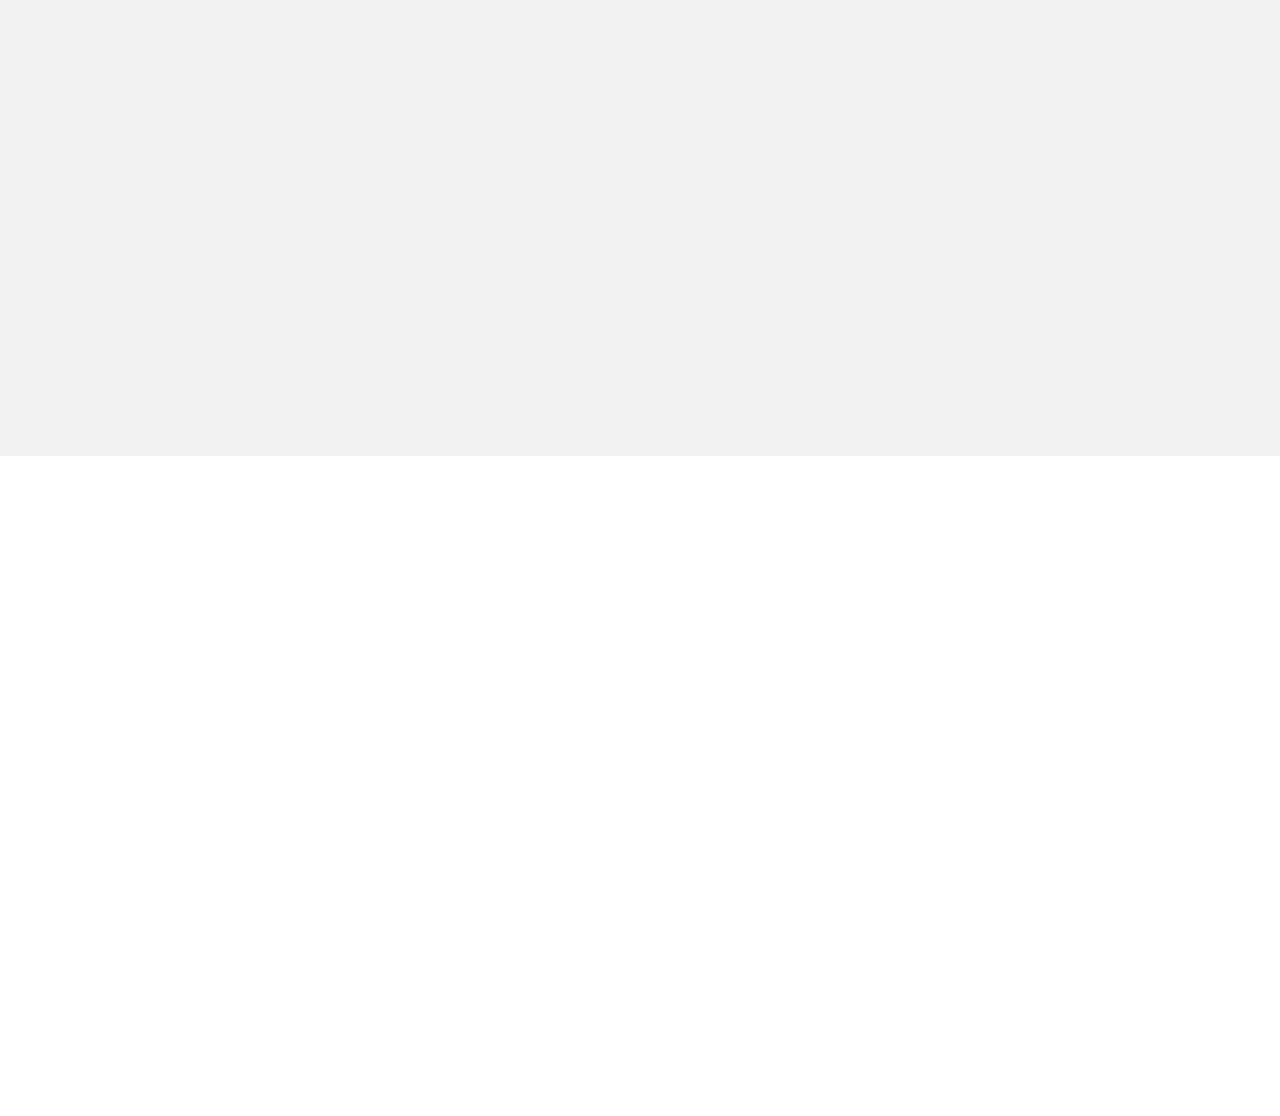
<file: Ku-Klux-Klan.html>
<!DOCTYPE html>
<html style="font-size: 16px;" lang="en"><head>
    <meta name="viewport" content="width=device-width, initial-scale=1.0">
    <meta charset="utf-8">
    <meta name="keywords" content="Discrimination, in the USA, Andrew, Harley, Rohan and Kyle, Ku Klux Klan">
    <meta name="description" content="">
    <title>Ku Klux Klan</title>
    <link rel="icon" href="images/kkk.png">
    <link rel="stylesheet" href="nicepage.css" media="screen">
<link rel="stylesheet" href="Ku-Klux-Klan.css" media="screen">
    <script class="u-script" type="text/javascript" src="jquery.js" defer=""></script>
    <script class="u-script" type="text/javascript" src="nicepage.js" defer=""></script>
    <meta name="generator" content="Nicepage 5.21.3, nicepage.com">
    <link id="u-theme-google-font" rel="stylesheet" href="https://fonts.googleapis.com/css?family=Source+Sans+Pro:200,200i,300,300i,400,400i,600,600i,700,700i,900,900i|Roboto+Slab:100,200,300,400,500,600,700,800,900">
    <link id="u-page-google-font" rel="stylesheet" href="https://fonts.googleapis.com/css?family=Source+Sans+Pro:200,200i,300,300i,400,400i,600,600i,700,700i,900,900i">
    
    
    
    
    
    
    
    <script type="application/ld+json">{
		"@context": "http://schema.org",
		"@type": "Organization",
		"name": ""
}</script>
    <meta name="theme-color" content="#478ac9">
    <meta property="og:title" content="Ku Klux Klan">
    <meta property="og:type" content="website">
  <meta data-intl-tel-input-cdn-path="intlTelInput/"></head>
  <body data-path-to-root="./" data-include-products="false" class="u-body u-overlap u-overlap-contrast u-overlap-transparent u-xl-mode" data-lang="en"><header class="u-clearfix u-header u-header" id="sec-f119"><div class="u-clearfix u-sheet u-sheet-1">
        <div class="u-clearfix u-group-elements u-group-elements-1">
          <h1 class="u-text u-title u-text-1">Discrimination</h1>
          <h1 class="u-text u-text-palette-2-base u-title u-text-2">in the USA</h1>
          <h1 class="u-text u-text-grey-10 u-title u-text-3">Andrew, Harley, Rohan and Kyle</h1>
        </div>
        <nav class="u-menu u-menu-one-level u-offcanvas u-menu-1">
          <div class="menu-collapse u-custom-font u-font-source-sans-pro" style="font-size: 1rem; letter-spacing: 0px; text-transform: uppercase; font-weight: 700;">
            <a class="u-button-style u-custom-active-border-color u-custom-active-color u-custom-border u-custom-border-color u-custom-borders u-custom-hover-border-color u-custom-hover-color u-custom-left-right-menu-spacing u-custom-padding-bottom u-custom-text-active-color u-custom-text-color u-custom-text-hover-color u-custom-top-bottom-menu-spacing u-nav-link u-text-active-palette-1-base u-text-hover-palette-2-base" href="#">
              <svg class="u-svg-link" viewBox="0 0 24 24"><use xmlns:xlink="http://www.w3.org/1999/xlink" xlink:href="#menu-hamburger"></use></svg>
              <svg class="u-svg-content" version="1.1" id="menu-hamburger" viewBox="0 0 16 16" x="0px" y="0px" xmlns:xlink="http://www.w3.org/1999/xlink" xmlns="http://www.w3.org/2000/svg"><g><rect y="1" width="16" height="2"></rect><rect y="7" width="16" height="2"></rect><rect y="13" width="16" height="2"></rect>
</g></svg>
            </a>
          </div>
          <div class="u-custom-menu u-nav-container">
            <ul class="u-custom-font u-font-source-sans-pro u-nav u-spacing-15 u-unstyled u-nav-1"><li class="u-nav-item"><a class="u-border-4 u-border-active-white u-border-hover-grey-50 u-border-no-left u-border-no-right u-border-no-top u-button-style u-nav-link u-text-active-white u-text-hover-white u-text-white" href="Discrimination-in-the-USA.html" style="padding: 10px 0px;">Home</a>
</li><li class="u-nav-item"><a class="u-border-4 u-border-active-white u-border-hover-grey-50 u-border-no-left u-border-no-right u-border-no-top u-button-style u-nav-link u-text-active-white u-text-hover-white u-text-white" href="Ku-Klux-Klan.html" style="padding: 10px 0px;">Ku Klux Klan</a>
</li><li class="u-nav-item"><a class="u-border-4 u-border-active-white u-border-hover-grey-50 u-border-no-left u-border-no-right u-border-no-top u-button-style u-nav-link u-text-active-white u-text-hover-white u-text-white" href="Civil-Rights.html" style="padding: 10px 0px;">Civil Rights</a>
</li><li class="u-nav-item"><a class="u-border-4 u-border-active-white u-border-hover-grey-50 u-border-no-left u-border-no-right u-border-no-top u-button-style u-nav-link u-text-active-white u-text-hover-white u-text-white" href="Women-Suffrage.html" style="padding: 10px 0px;">Women's Suffrage</a>
</li><li class="u-nav-item"><a class="u-border-4 u-border-active-white u-border-hover-grey-50 u-border-no-left u-border-no-right u-border-no-top u-button-style u-nav-link u-text-active-white u-text-hover-white u-text-white" href="Immigration.html" style="padding: 10px 0px;">Immigration</a>
</li></ul>
          </div>
          <div class="u-custom-menu u-nav-container-collapse">
            <div class="u-black u-container-style u-inner-container-layout u-opacity u-opacity-95 u-sidenav">
              <div class="u-inner-container-layout u-sidenav-overflow">
                <div class="u-menu-close"></div>
                <ul class="u-align-center u-nav u-popupmenu-items u-unstyled u-nav-2"><li class="u-nav-item"><a class="u-button-style u-nav-link" href="Discrimination-in-the-USA.html">Home</a>
</li><li class="u-nav-item"><a class="u-button-style u-nav-link" href="Ku-Klux-Klan.html">Ku Klux Klan</a>
</li><li class="u-nav-item"><a class="u-button-style u-nav-link" href="Civil-Rights.html">Civil Rights</a>
</li><li class="u-nav-item"><a class="u-button-style u-nav-link" href="Women-Suffrage.html">Women's Suffrage</a>
</li><li class="u-nav-item"><a class="u-button-style u-nav-link" href="Immigration.html">Immigration</a>
</li></ul>
              </div>
            </div>
            <div class="u-black u-menu-overlay u-opacity u-opacity-70"></div>
          </div>
        </nav>
      </div></header>
    <section class="skrollable u-align-left u-clearfix u-image u-parallax u-shading u-section-1" src="" data-image-width="3000" data-image-height="2238" id="sec-2c1d">
      <div class="u-clearfix u-sheet u-sheet-1">
        <h1 class="u-text u-text-default u-title u-text-1">Ku Klux Klan</h1>
        <p class="u-large-text u-text u-text-default u-text-variant u-text-2">~ Andrew Goh</p>
        <p class="u-large-text u-text u-text-variant u-text-3"> The name Klu Klux Klan is derived from the Greek word "kuklos," which means"circle" and the English word "clan". They are an American white supremacist, far-right terrorist organization and hate group.</p>
      </div>
    </section>
    <section class="u-clearfix u-grey-5 u-section-2" id="sec-fd8d">
      <div class="u-clearfix u-sheet u-sheet-1">
        <div class="data-layout-selected u-clearfix u-expanded-width u-gutter-10 u-layout-wrap u-layout-wrap-1">
          <div class="u-layout" style="">
            <div class="u-layout-row" style="">
              <div class="u-align-justify u-container-style u-layout-cell u-left-cell u-size-38 u-size-xs-60 u-layout-cell-1" src="">
                <div class="u-container-layout u-valign-top u-container-layout-1">
                  <p class="u-text u-text-1" data-animation-name="customAnimationIn" data-animation-duration="1000">&nbsp; &nbsp; &nbsp; &nbsp; <b>One significant event that helped to change the public's perspectives and caused the upsurge of the Second Ku Klux Klan was the release of the movie The Birth of a Nation in 1915.<br>
                      <br>&nbsp; &nbsp; &nbsp; &nbsp; Firstly, the movie was based on the book The Clansmen written by Thomas Dixon Jr., an advocate for white supremacy and a friend of President Woodrow Wilson. The Birth of a Nation became the first blockbuster movie and made $60 million dollars in profit for the studio (Nearly a billion today). The stars of the 1920s became household names and everybody wanted to read about them in magazines. The movie became the first movie to be screened at the White House, therefore reaching a wide audience.The movie poses Black people as dangerous and violent, it shows newly freed slaves rampaging, aiming to rape white women. The movie also uses film techniques such as close-up shots of black characters, who were actually just white actors in black face. These angles were meant to emphasise and show the physical differences between black and white people. This highlights the filmmakers belief that skin colour made Black people fundamentally different from white ones. The film inspired William Joseph Simmons, a racist war veteran, to start researching the first Klan of the KKK. He started advertising and inviting men into his new Ku Klux Klan to terrorise Black people and immigrants.<br>
                      <br>&nbsp; &nbsp; &nbsp; &nbsp; Additionally, the movie praised the Ku Klux Klan, one quotation included is “until at last there had spring into existence a great Ku Klux Klan, a veritable empire of the South, to protect the Southern country.” This glorifies the KKK as an organisation created to save the Southern White people from the ‘out of control’ freed African Americans. President Woodrow Wilson reportedly remarked, "It's like writing history with lightning. My only regret is that it is all so terribly true." This endorsement of the film by the President&nbsp; of the United State reinforced the influence that The Birth of a Nation had and turned it into a tool for perpetuating racial prejudice. This further legitimised the film's racist message, therefore popularising the Ku Klux Klan.&nbsp;<br>
                      <br>&nbsp; &nbsp; &nbsp; &nbsp; Finally, the release of The Birth of a Nation led to protests by Black individuals and associations such as the National Associations for the Advancements of Colored People (NAACP). These protests were in an effort to oppose the racist message of the movie. Despite many protests and the movie being banned in 3 states, the movie remained popular and managed to continue to reach a large audience. Southern White people, who were angered seeing the black people protest joined the Klan, this led to a massive spike in memberships following the release of the movie.<br>
                      <br>&nbsp; &nbsp; &nbsp; &nbsp; This clearly demonstrates that the release of the movie The Birth of a Nation caused significant change and was a prominent event that caused the rise of the Second Klan.&nbsp; </b>
                  </p>
                </div>
              </div>
              <div class="u-align-center u-container-style u-layout-cell u-right-cell u-size-22 u-size-xs-60 u-layout-cell-2" src="">
                <div class="u-container-layout u-valign-middle u-container-layout-2" src="">
                  <img class="u-expanded-width u-hover-feature u-image u-image-round u-radius-10 u-image-1" src="images/Birth_of_a_Nation_theatrical_poster.jpg" data-image-width="961" data-image-height="1482" data-animation-name="customAnimationIn" data-animation-duration="1000">
                </div>
              </div>
            </div>
          </div>
        </div>
      </div>
      
    </section>
    <section class="u-clearfix u-section-3" id="sec-d0a1">
      <div class="u-clearfix u-sheet u-sheet-1">
        <div class="data-layout-selected u-clearfix u-expanded-width u-gutter-10 u-layout-wrap u-layout-wrap-1">
          <div class="u-layout" style="">
            <div class="u-layout-row" style="">
              <div class="u-align-justify u-container-style u-hover-feature u-layout-cell u-left-cell u-shape-rectangle u-size-22 u-size-xs-60 u-layout-cell-1" src="" data-animation-name="customAnimationIn" data-animation-duration="1000">
                <div class="u-container-layout u-valign-middle u-container-layout-1">
                  <img class="u-expanded-width u-hover-feature u-image u-image-round u-radius-10 u-image-1" src="images/GettyImages-517350944-scaled.jpg" alt="" data-image-width="2560" data-image-height="2047">
                  <img class="u-expanded-width u-hover-feature u-image u-image-round u-radius-10 u-image-2" src="images/service-pnp-ppmsca-03100-03195r1.jpg" data-image-width="640" data-image-height="397">
                </div>
              </div>
              <div class="u-align-justify u-container-style u-layout-cell u-right-cell u-size-38 u-size-xs-60 u-layout-cell-2" src="" data-animation-name="customAnimationIn" data-animation-duration="1000">
                <div class="u-container-layout u-valign-top u-container-layout-2" src="">
                  <p class="u-text u-text-1"> &nbsp; &nbsp; &nbsp; &nbsp; <b>Another significant event that revived and changed the Klan’s approach to a more violent and aggressive attitude was the start of the Civil Rights movement in the 50s and 60s and a growing resistance to racial segregation.&nbsp;<br>
                      <br>&nbsp; &nbsp; &nbsp; &nbsp; Firstly, the Supreme Court of the United States (SCOTUS) made a ruling in the federal decision of Brown v. Board of Education of Topeka on May 17, 1954. The SCOTUS ruled that racial segregation in public schools was unconstitutional because it did not allow black children to have equal rights and protection by the law. This ruling was the first domino in the Civil Rights movement as it set a legal precedent for desegregation and legal equality. The decision infuriated many, mostly southerners, and attracted those who felt threatened by the Civil Rights movement to support and join the KKK in masses. The Ku Klux Klan was revived once again to counter integration with a more violent approach, especially in the southern states.<br>&nbsp; &nbsp; &nbsp; &nbsp;&nbsp;<br>&nbsp; &nbsp; &nbsp; &nbsp; Secondly, the Blacks began to demand an end to the Jim Crow laws, these were laws in the south that legally allowed and supported racial discrimination and segregation. The Civil Rights movement was seen as a threat to the belief of White Supremacy that the Klan held. In response to the Civil Rights movement, the U.S Commission on Civil Rights and the authorisation of the US Attorney General to enforce voting rights was enacted into law in 1957. The group began to use increasingly violent methods to oppose and intimidate civil rights initiatives. They used methods such as lynchings, burnings, shootings and bombings to show resistance. Between 1955 and 1965, members of the KKK or Klan sympathisers carried out more than 200 bombings and the murders of 40 civil rights workers.<br>
                      <br>&nbsp; &nbsp; &nbsp; &nbsp; Thirdly, Klan membership increased with the growth of the Civil Rights movement. With the U.S Civil Rights Act of 1964, signed into law by President Lyndon B. Johnson, Klu Klux Klan members increased drastically. The bill made racial discrimination illegal in public buildings and by unions, employers and voting assemblies. This led to the Klan’s peak in membership during that time at around 40,000 members in 1965. Just nine days after the Civil Rights Act was signed into law, Lt. Colonel Lemuel Penn of the U.S Army Reserve was driving home with two other Black officers. They were spotted by 3 Ku Klux Klan members, James Lackey, Howard Sims and Cecil Myers. Enraged by the Blacks and the bill, they tail them out of town and open fire with shotguns, killing Colonel Penn. There was much more media coverage of the murder because of the added aggressiveness of the crime due to the bill just signed into law. However, both Howard Sims and Cecil Myers were acquitted by a full white jury.<br>
                      <br>&nbsp; &nbsp; &nbsp; &nbsp; This clearly demonstrates that the Civil Rights movement caused significant change and was a prominent crusade that caused the increased aggression and violence of the Ku Klux Klan. </b>
                  </p>
                </div>
              </div>
            </div>
          </div>
        </div>
      </div>
      
      
      
    </section>
    <section class="u-clearfix u-grey-5 u-section-4" id="sec-9852">
      <div class="u-clearfix u-sheet u-sheet-1">
        <div class="data-layout-selected u-clearfix u-expanded-width u-gutter-10 u-layout-wrap u-layout-wrap-1">
          <div class="u-layout" style="">
            <div class="u-layout-row" style="">
              <div class="u-align-justify u-container-style u-layout-cell u-left-cell u-size-38 u-size-xs-60 u-layout-cell-1" src="">
                <div class="u-container-layout u-container-layout-1">
                  <p class="u-text u-text-1" data-animation-name="customAnimationIn" data-animation-duration="1000"> &nbsp; &nbsp; &nbsp; &nbsp;&nbsp;<b>Throughout the twentieth century, the prejudice against immigrants and black people continued to be very strong. Many immigrants particularly from non-european countries continually faced heavy discrimination and xenophobia. This was key in the growth and the constant presence of the Ku Klux Klan in the 20th century.&nbsp;<br>
                      <br> &nbsp; &nbsp; &nbsp; &nbsp;&nbsp;At the start of the 20th century, racism was very clearly visible and publicised. Laws and public figures openly supported it. For example, the Immigration Act of 1924, also known as the Johnson-Reed act, limited the number of immigrants allowed entry into the United States through a national origins quota. The quota specifically favoured immigrants from countries with a majority white population. This created a bias against non-european countries. These policies reflected the anti-immigrant sentiment in the US during the early 20th century. The policies reinforced the belief that an ideal America was one without immigrants. The anti-immigrant went together with the Ku Klux Klan’s ideals that promoted white supremacy. The KKK used this prejudice to their advantage and recruited people using this as a rallying point to advance its agenda of violence against immigrants and blacks.&nbsp;&nbsp;<br>
                      <br> &nbsp; &nbsp; &nbsp; &nbsp;&nbsp;Secondly, prejudice against Black people still continued through the 20th century despite the changes that the civil rights movement brought. Following the Civil Rights act of 1964 and the Voting Rights Act of 1965, Black people still continued to face systemic racism and inequality. Racism continued in many different ways, creating many disparities in education and employment opportunities. The ongoing discrimination showed just how deep seeded the prejudice against Black people was in American life despite the efforts of the civil rights movement. The KKK played a big role in inciting violence and sustaining racism against Black people throughout the 20th century. They used violence and intimidation to maintain their ideologies of white supremacy and to resist efforts to desegregate.&nbsp;&nbsp;<br>
                      <br> &nbsp; &nbsp; &nbsp; &nbsp;&nbsp;Lastly, the Ku Klux Klan played a key role in the perpetuation of anti-immigrant and anti-Black prejudices throughout the 20th century. The KKK believed in white supremacy, they targeted anyone they considered non-white, this not only included Blacks but other immigrants too. They carried out acts of terror and violence to maintain what they thought that American society should be. The KKK would not have gotten as big as it did without the prejudices that were already present in society, they just reinforced and intensified the existing racism. This created a very tough environment filled with inequalities and hate for immigrants and Blacks. The KKK worked to fight efforts to create equality. The KKK was a symbol of the continuity of prejudice against immigrants and Blacks throughout the 20th century. They spread their ideologies and perpetuated the discrimination and hate.<br>
                      <br> &nbsp; &nbsp; &nbsp; &nbsp;&nbsp;This shows that the prejudice against immigrants and black people caused the constant presence of the Ku Klux Klan in the 20th century.</b>
                  </p>
                  <p class="u-align-center u-text u-text-2" data-animation-name="customAnimationIn" data-animation-duration="1000"> In conclusion, to a large extent, the Ku Klux Klan can be evaluated to demonstrate more change in the Twentieth Century as there were a lot of rise and declines of the popularity and memberships of the Ku Klux Klan. Towards the end of the 20th century, Klan membership was reduced to below 5000.</p>
                </div>
              </div>
              <div class="u-align-center u-container-style u-layout-cell u-right-cell u-size-22 u-size-xs-60 u-layout-cell-2" src="" data-animation-name="customAnimationIn" data-animation-duration="1000">
                <div class="u-container-layout u-valign-middle u-container-layout-2" src="">
                  <img class="u-expanded-width u-hover-feature u-image u-image-round u-radius-10 u-image-1" src="images/be003433_wide-b0fff4743893e797187d6f90e841559477f64f4a.jpg" data-image-width="3990" data-image-height="2244">
                  <img class="u-expanded-width u-hover-feature u-image u-image-round u-radius-10 u-image-2" src="images/default1.jpg" alt="" data-image-width="843" data-image-height="666">
                </div>
              </div>
            </div>
          </div>
        </div>
      </div>
      
      
    </section>
    <section class="u-clearfix u-white u-section-5" id="sec-8808">
      <div class="u-clearfix u-sheet u-sheet-1">
        <p class="u-text u-text-1" data-animation-name="customAnimationIn" data-animation-duration="1000">Source Analysis - "The Second Coming of the "KKK</p>
        <p class="u-text u-text-default u-text-2" data-animation-name="customAnimationIn" data-animation-duration="1000"><b>
            <span style="font-weight: 400;"></span></b><b>Origin: <span style="font-weight: 400;">This source is from a book published by Liveright publishing. The author of this book is Linda Gordon, she is a winner of two Bancroft Prizes and the Los Angeles Times Book prize. She also teaches at New York University. The book has an extensive list of sources for each chapter as well as real life testimonies. This means that it is reliable because the author is credible and there is also the usage of primary sources.&nbsp;</span></b>
          <br>
          <br><b>Content: <span style="font-weight: 400;">This book’s information is focused on the history of the Second Klan of the KKK and the contributing factors to the rise of the second clan. There are photos that show primary evidence and quotations and specific factual evidence including dates, names and places. This is useful in my investigation of the KKK because the source clearly shows the change and continuity of the KKK as it is divided up into different topics.</span></b>
          <br>
          <br><b>Purpose: <span style="font-weight: 400;">This book was created because of the “need [for] a full and honest accounting of all our past”. Its purpose is to inform people about the history of the KKK.&nbsp;</span></b>
          <br>
        </p>
        <p class="u-text u-text-default u-text-3" data-animation-name="customAnimationIn" data-animation-duration="1000">Bibliography</p>
        <p class="u-small-text u-text u-text-variant u-text-4" data-animation-name="customAnimationIn" data-animation-duration="1000"><b>
            <span style="font-weight: 400;"></span></b><b style="font-style: italic;"></b><b>
            <span style="font-weight: 400;">
              <span style="font-style: italic;">White supremacist violence in America.</span> (n.d.). Ohio State University.
            </span>
            <br>
            <span style="font-weight: 400;">https://origins.osu.edu/connecting-history/top-ten-origins-white-supremacist-violence</span></b>
          <br>
          <br><b>
            <span style="font-weight: 400;">Jenkins, J. P. (2023, September 19). <span style="font-style: italic;">White supremacy | Definition, History, Examples, &amp; Facts.</span> Encyclopedia Britannica. https://www.britannica.com/topic/white-supremacy
            </span></b>
          <br>
          <br><b>
            <span style="font-weight: 400;">Clark, A. (2023). <span style="font-style: italic;">How ‘The Birth of a Nation’ Revived the Ku Klux Klan.</span> HISTORY.
            </span></b>
          <br><b>
            <span style="font-weight: 400;">https://www.history.com/news/kkk-birth-of-a-nation-film</span></b>
          <br>
          <br><b>
            <span style="font-weight: 400;">Skutsch, C. (2018, June 25). <span style="font-style: italic;">The History of White Supremacy in America. Rolling Stone. </span>https://www.rollingstone.com/politics/politics-features/the-history-of-white-supremacy-in-america-205171/
            </span></b>
          <br>
          <br><b>
            <span style="font-weight: 400;">
              <span style="font-style: italic;">Hate map by state.</span> (n.d.). Southern Poverty Law Center.&nbsp;
            </span></b>
          <br><b>
            <span style="font-weight: 400;">ht</span>
            <span style="font-weight: 400;">t</span>
            <span style="font-weight: 400;">ps://www.splcenter.org/hate</span>
            <span style="font-weight: 400;">-map/by-state</span></b>
        </p>
        <p class="u-small-text u-text u-text-variant u-text-5" data-animation-name="customAnimationIn" data-animation-duration="1000"><b>
            <span style="font-weight: 400;">Gordon, L. (2017). <span style="font-style: italic;">The Second Coming of the KKK: The Ku Klux Klan of the 1920s and the American Political Tradition.&nbsp;</span>
            </span></b>
          <span style="font-weight: 700;"><b>
              <span style="font-weight: 400;">Liveright Publishing.</span></b>
            <span style="font-weight: 400;">
              <br>
              <br>
            </span><b>
              <span style="font-weight: 400;">Givens, T. E. (2022). <span style="font-style: italic;">The roots of racism: The Politics of White Supremacy in the US and Europe</span>.
              </span></b>
            <br><b>
              <span style="font-weight: 400;">Policy Press.</span></b>
          </span>
          <br>
          <br><b>
            <span style="font-weight: 400;">Jung, M. (2015). <span style="font-style: italic;">Beneath the surface of white supremacy: Denaturalizing U.S. Racisms Past and Present.&nbsp;</span>
            </span></b><b>
            <span style="font-weight: 400;">Stanford University Press.</span></b>
          <br>
          <br><b>
            <span style="font-weight: 400;">Fiehn, T., &amp; Mills, R. (1998). <span style="font-style: italic;">The USA between the wars 1919-1941: A Study in Depth.</span>
            </span></b>
          <span style="font-style: italic;">
            <br>
          </span><b>
            <span style="font-weight: 400;">Hodder </span>
            <span style="font-weight: 400;">Murray.</span></b>
        </p>
      </div>
    </section>
    
    

</body></html>
</file>
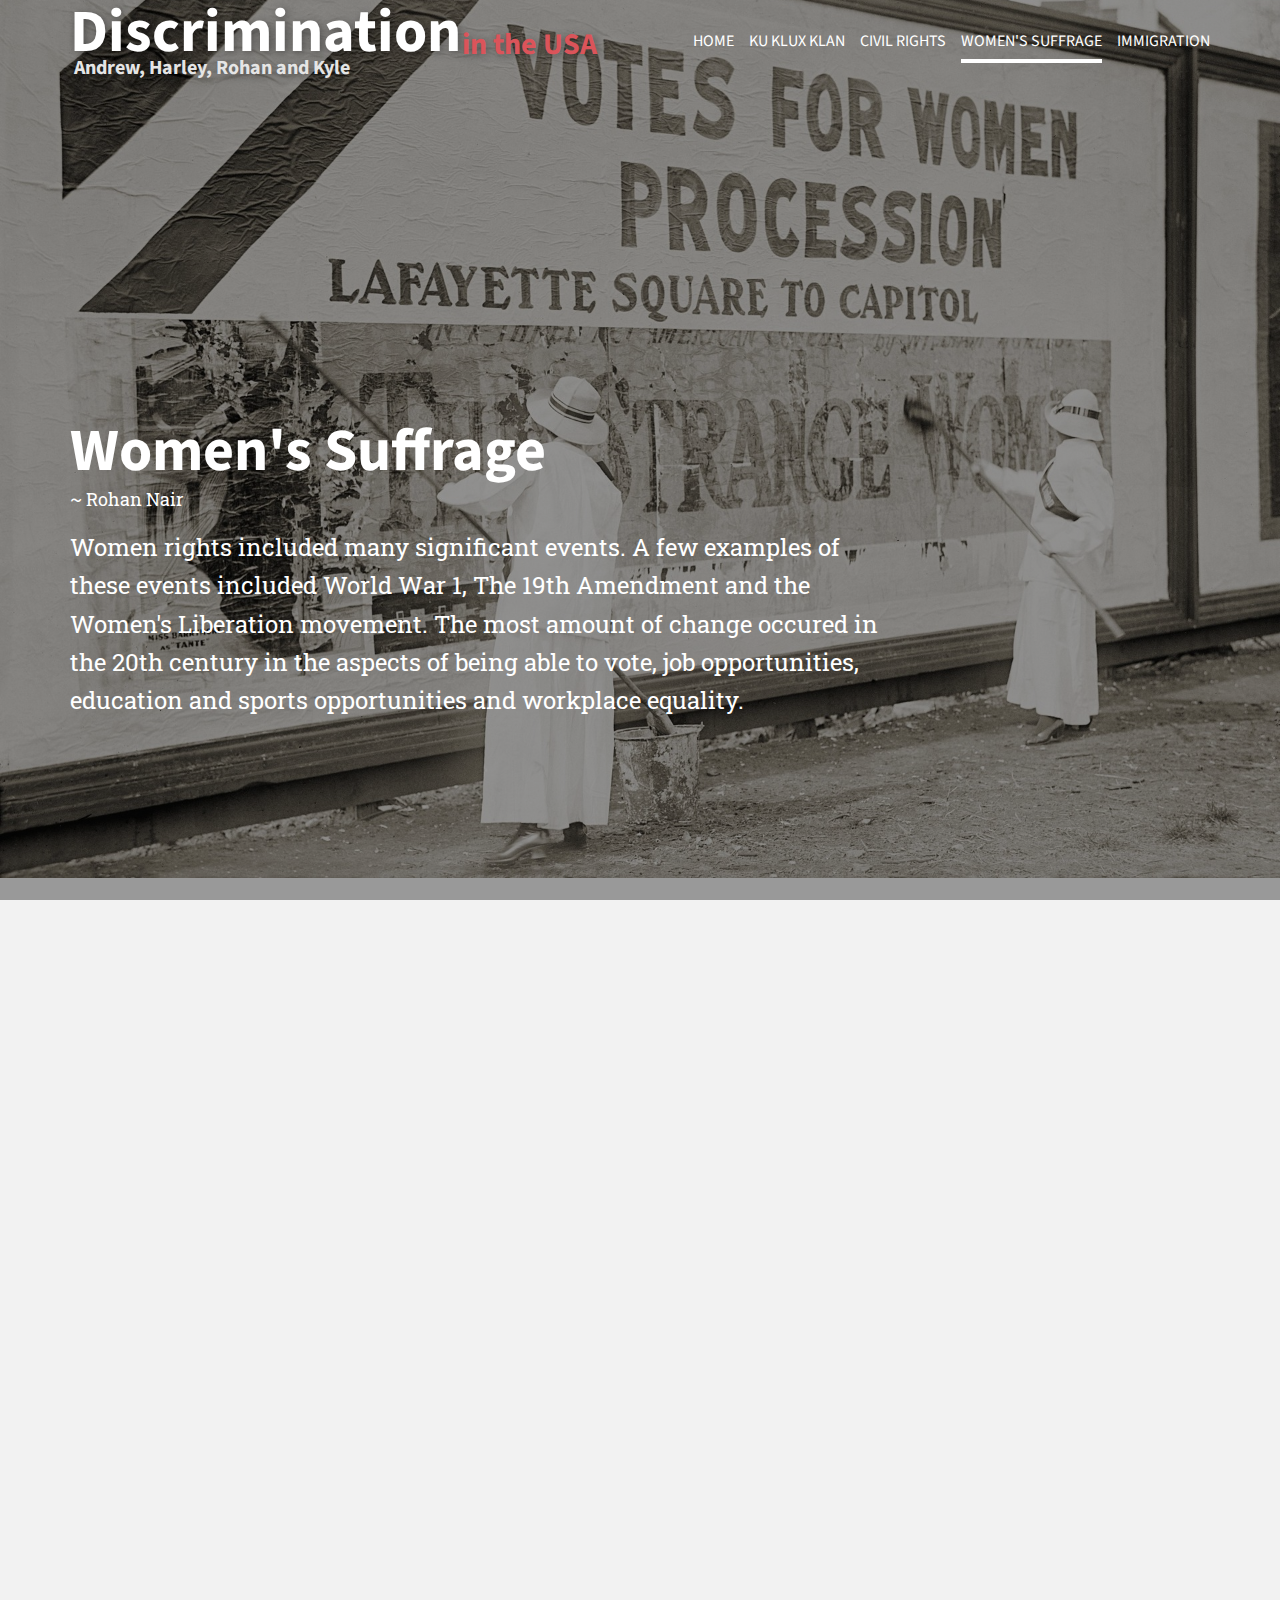
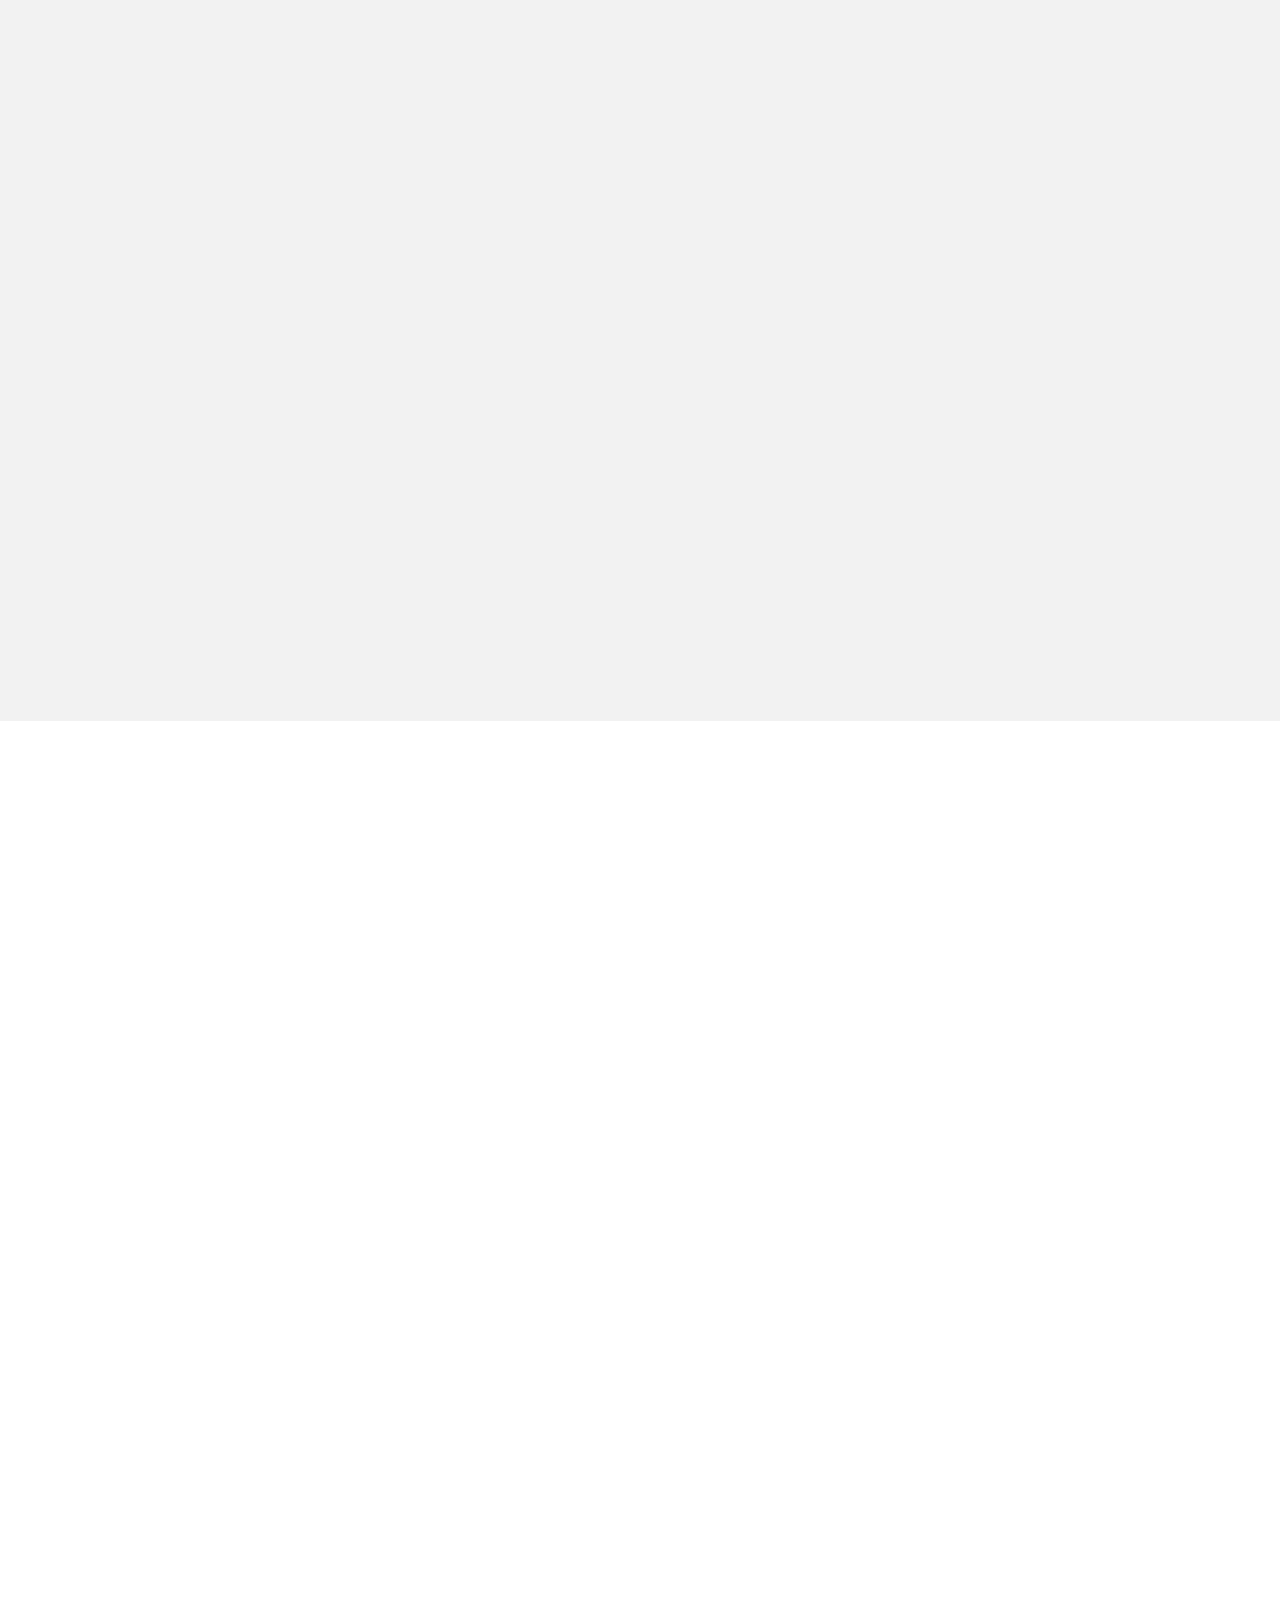
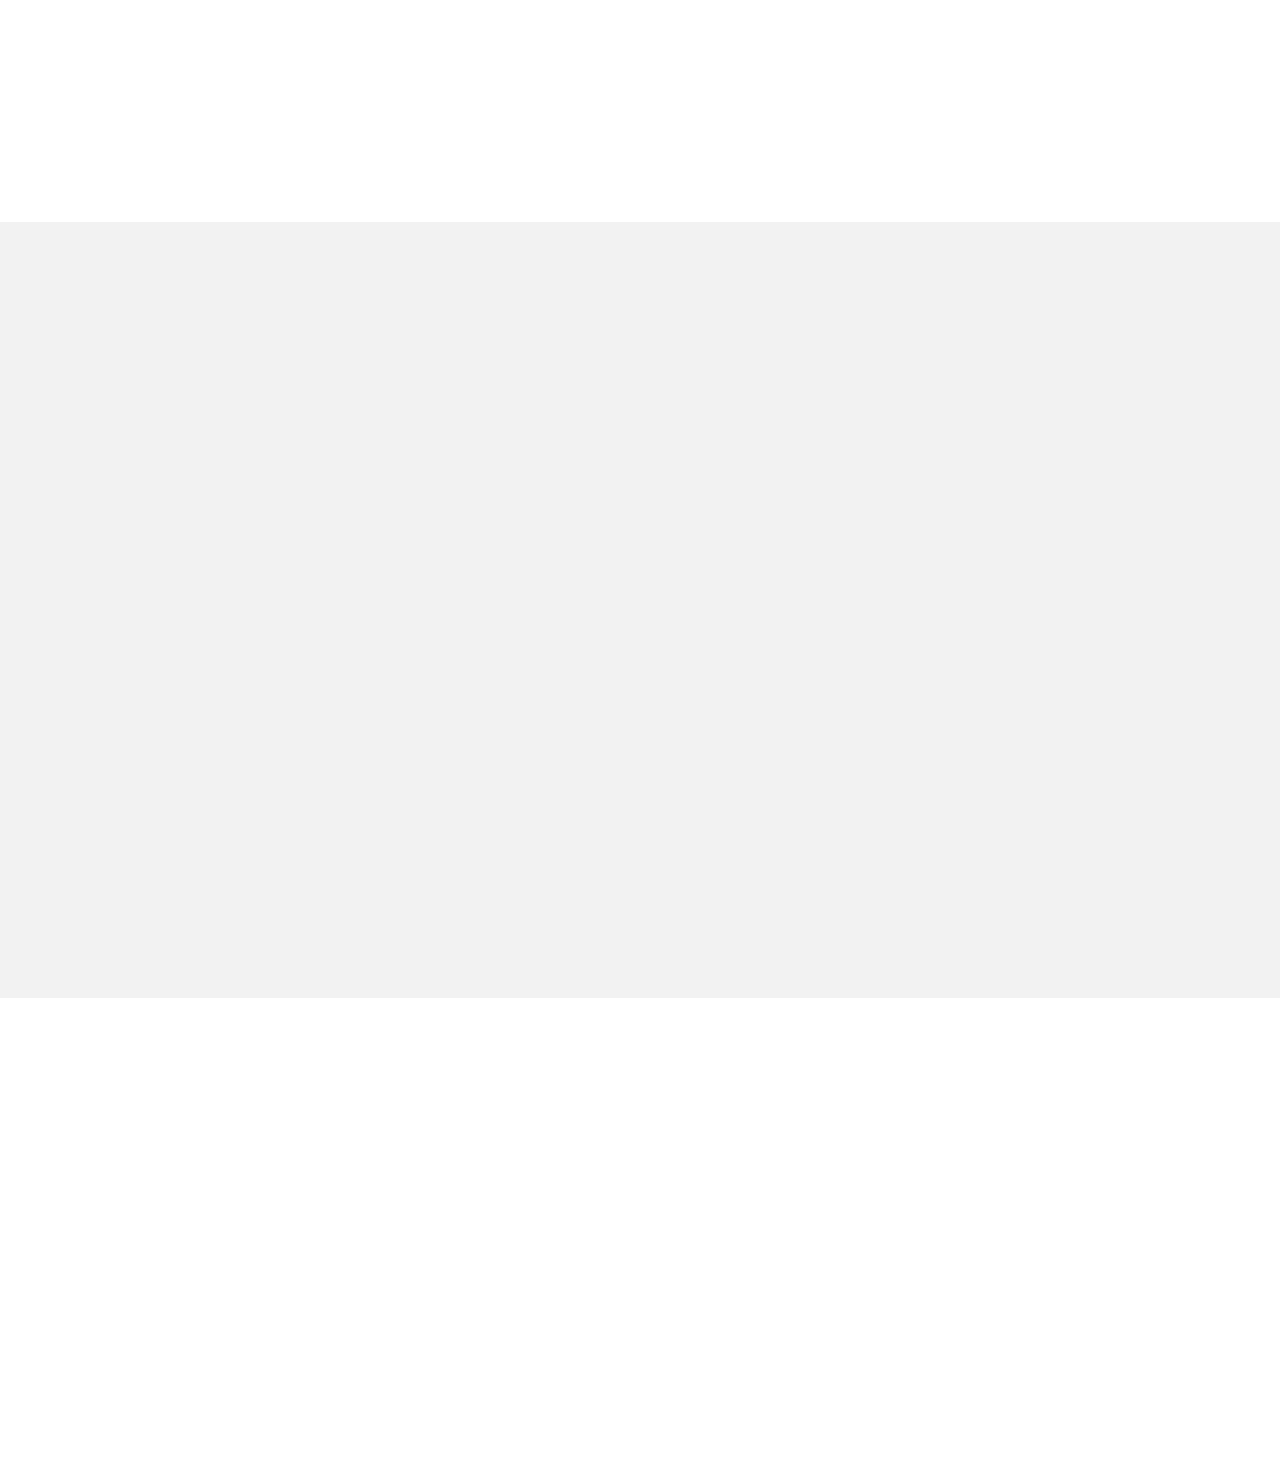
<file: Women-Suffrage.html>
<!DOCTYPE html>
<html style="font-size: 16px;" lang="en"><head>
    <meta name="viewport" content="width=device-width, initial-scale=1.0">
    <meta charset="utf-8">
    <meta name="keywords" content="Discrimination, in the USA, Andrew, Harley, Rohan and Kyle, Ku Klux Klan">
    <meta name="description" content="">
    <title>Women Suffrage</title>
    <link rel="icon" href="images/favicon.png">
    <link rel="stylesheet" href="nicepage.css" media="screen">
<link rel="stylesheet" href="Women-Suffrage.css" media="screen">
    <script class="u-script" type="text/javascript" src="jquery.js" defer=""></script>
    <script class="u-script" type="text/javascript" src="nicepage.js" defer=""></script>
    <meta name="generator" content="Nicepage 5.21.3, nicepage.com">
    <link id="u-theme-google-font" rel="stylesheet" href="https://fonts.googleapis.com/css?family=Source+Sans+Pro:200,200i,300,300i,400,400i,600,600i,700,700i,900,900i|Roboto+Slab:100,200,300,400,500,600,700,800,900">
    <link id="u-page-google-font" rel="stylesheet" href="https://fonts.googleapis.com/css?family=Source+Sans+Pro:200,200i,300,300i,400,400i,600,600i,700,700i,900,900i">
    
    
    
    
    
    
    
    <script type="application/ld+json">{
		"@context": "http://schema.org",
		"@type": "Organization",
		"name": ""
}</script>
    <meta name="theme-color" content="#478ac9">
    <meta property="og:title" content="Women Suffrage">
    <meta property="og:type" content="website">
  <meta data-intl-tel-input-cdn-path="intlTelInput/"></head>
  <body data-path-to-root="./" data-include-products="false" class="u-body u-overlap u-overlap-contrast u-overlap-transparent u-xl-mode" data-lang="en"><header class="u-clearfix u-header u-header" id="sec-f119"><div class="u-clearfix u-sheet u-sheet-1">
        <div class="u-clearfix u-group-elements u-group-elements-1">
          <h1 class="u-text u-title u-text-1">Discrimination</h1>
          <h1 class="u-text u-text-palette-2-base u-title u-text-2">in the USA</h1>
          <h1 class="u-text u-text-grey-10 u-title u-text-3">Andrew, Harley, Rohan and Kyle</h1>
        </div>
        <nav class="u-menu u-menu-one-level u-offcanvas u-menu-1">
          <div class="menu-collapse u-custom-font u-font-source-sans-pro" style="font-size: 1rem; letter-spacing: 0px; text-transform: uppercase; font-weight: 700;">
            <a class="u-button-style u-custom-active-border-color u-custom-active-color u-custom-border u-custom-border-color u-custom-borders u-custom-hover-border-color u-custom-hover-color u-custom-left-right-menu-spacing u-custom-padding-bottom u-custom-text-active-color u-custom-text-color u-custom-text-hover-color u-custom-top-bottom-menu-spacing u-nav-link u-text-active-palette-1-base u-text-hover-palette-2-base" href="#">
              <svg class="u-svg-link" viewBox="0 0 24 24"><use xmlns:xlink="http://www.w3.org/1999/xlink" xlink:href="#menu-hamburger"></use></svg>
              <svg class="u-svg-content" version="1.1" id="menu-hamburger" viewBox="0 0 16 16" x="0px" y="0px" xmlns:xlink="http://www.w3.org/1999/xlink" xmlns="http://www.w3.org/2000/svg"><g><rect y="1" width="16" height="2"></rect><rect y="7" width="16" height="2"></rect><rect y="13" width="16" height="2"></rect>
</g></svg>
            </a>
          </div>
          <div class="u-custom-menu u-nav-container">
            <ul class="u-custom-font u-font-source-sans-pro u-nav u-spacing-15 u-unstyled u-nav-1"><li class="u-nav-item"><a class="u-border-4 u-border-active-white u-border-hover-grey-50 u-border-no-left u-border-no-right u-border-no-top u-button-style u-nav-link u-text-active-white u-text-hover-white u-text-white" href="Discrimination-in-the-USA.html" style="padding: 10px 0px;">Home</a>
</li><li class="u-nav-item"><a class="u-border-4 u-border-active-white u-border-hover-grey-50 u-border-no-left u-border-no-right u-border-no-top u-button-style u-nav-link u-text-active-white u-text-hover-white u-text-white" href="Ku-Klux-Klan.html" style="padding: 10px 0px;">Ku Klux Klan</a>
</li><li class="u-nav-item"><a class="u-border-4 u-border-active-white u-border-hover-grey-50 u-border-no-left u-border-no-right u-border-no-top u-button-style u-nav-link u-text-active-white u-text-hover-white u-text-white" href="Civil-Rights.html" style="padding: 10px 0px;">Civil Rights</a>
</li><li class="u-nav-item"><a class="u-border-4 u-border-active-white u-border-hover-grey-50 u-border-no-left u-border-no-right u-border-no-top u-button-style u-nav-link u-text-active-white u-text-hover-white u-text-white" href="Women-Suffrage.html" style="padding: 10px 0px;">Women's Suffrage</a>
</li><li class="u-nav-item"><a class="u-border-4 u-border-active-white u-border-hover-grey-50 u-border-no-left u-border-no-right u-border-no-top u-button-style u-nav-link u-text-active-white u-text-hover-white u-text-white" href="Immigration.html" style="padding: 10px 0px;">Immigration</a>
</li></ul>
          </div>
          <div class="u-custom-menu u-nav-container-collapse">
            <div class="u-black u-container-style u-inner-container-layout u-opacity u-opacity-95 u-sidenav">
              <div class="u-inner-container-layout u-sidenav-overflow">
                <div class="u-menu-close"></div>
                <ul class="u-align-center u-nav u-popupmenu-items u-unstyled u-nav-2"><li class="u-nav-item"><a class="u-button-style u-nav-link" href="Discrimination-in-the-USA.html">Home</a>
</li><li class="u-nav-item"><a class="u-button-style u-nav-link" href="Ku-Klux-Klan.html">Ku Klux Klan</a>
</li><li class="u-nav-item"><a class="u-button-style u-nav-link" href="Civil-Rights.html">Civil Rights</a>
</li><li class="u-nav-item"><a class="u-button-style u-nav-link" href="Women-Suffrage.html">Women's Suffrage</a>
</li><li class="u-nav-item"><a class="u-button-style u-nav-link" href="Immigration.html">Immigration</a>
</li></ul>
              </div>
            </div>
            <div class="u-black u-menu-overlay u-opacity u-opacity-70"></div>
          </div>
        </nav>
      </div></header>
    <section class="skrollable u-align-left u-clearfix u-image u-parallax u-shading u-section-1" src="" data-image-width="2550" data-image-height="1929" id="sec-2c1d">
      <div class="u-clearfix u-sheet u-sheet-1">
        <h1 class="u-text u-text-default u-title u-text-1">Women's Suffrage</h1>
        <p class="u-large-text u-text u-text-default u-text-variant u-text-2">~ Rohan Nair</p>
        <p class="u-large-text u-text u-text-variant u-text-3"> Women rights included many significant events. A few examples of these events included World War 1, The 19th Amendment and the Women's Liberation movement. The most amount of change occured in the 20th century in the aspects of being able to vote, job opportunities, education and sports opportunities and workplace equality.</p>
      </div>
    </section>
    <section class="u-clearfix u-grey-5 u-section-2" id="sec-fd8d">
      <div class="u-clearfix u-sheet u-sheet-1">
        <div class="data-layout-selected u-clearfix u-expanded-width u-gutter-10 u-layout-wrap u-layout-wrap-1">
          <div class="u-layout" style="">
            <div class="u-layout-row" style="">
              <div class="u-align-justify u-container-style u-layout-cell u-left-cell u-size-38 u-size-xs-60 u-layout-cell-1" src="">
                <div class="u-container-layout u-valign-top u-container-layout-1">
                  <p class="u-text u-text-1" data-animation-name="customAnimationIn" data-animation-duration="1000"><b>&nbsp; &nbsp; &nbsp; &nbsp; Two significant events that helped to significantly change women’s rights in the US in the 20th century was the event of World War 1 as well as the 19th amendment. These events changed society’s aspect on women as well as the number of opportunities and rights gained.&nbsp;</b>
                    <br>
                    <br>&nbsp; &nbsp; &nbsp; &nbsp;&nbsp;<b>World War 1 first started on 28 July 1914. The war was between many central powers such as Germany, Australia, France, Great Britain and the United States. On April 6, 1917, the United States, led by Woodrow Wilson decided to enter World War 1. At the time of World War 1, most women were still being considered secondary citizens compared to men. They were considered outsiders to the formal structure of political life and were not allowed to vote, hold elective office or serve on juries. Women at this time were prohibited from helping or serving in military combat. As the war started, women started to see it as an opportunity to gain rights and independence. Women then started to provide support for the military through filling up manufacturing and agricultural positions while others provided support on the front lines as nurses, drivers and doctors.&nbsp;<br></b>
                    <br>&nbsp; &nbsp; &nbsp; &nbsp;&nbsp;<b>The former president of the National American Woman Suffrage Association, Anna Howard Shaw was also a key figure in mobilising American women for the World War 1 effort.&nbsp; In April of 1917, she founded the Women’s Committee of the Council of National Defense. This committee served as an organising method for the women who wanted to serve in the war. The Women’s Land Army created by the Board of Agriculture in 1917 was also a significant organisation which brought together women to take over the jobs of men by working the fields, the soil and the orchards. This hence allowed a large number of men to join the war. Women supplied food to the military and nation during World War 1. This shows that the variety and quantity of jobs being offered to women were increasing, showing that women were allowed to participate in serving and helping the military. Approximately 23000 women were recruited to work full time on the land and soil in the Women’s Land Army. This experience during World War 1 managed to challenge society's stereotypes on women at that time and demonstrated the ability of women being able to perform a wide variety of jobs.&nbsp;</b>
                    <br>
                    <br>&nbsp; &nbsp; &nbsp; &nbsp;&nbsp;<b>Another incredibly important women organisation during World War 1 was the Red Cross. During World War 1, nearly 55,000 women signed up for the red cross, with more than 18,000 nurses from the red cross serving with the army at that time. One prominent example of a red cross nurse was Helen Culver Kerr. She helped to combat the 1918 epidemic and provided medical attention and service to soldiers, camps and shipyards. One the group in the Red Cross, known as the American Red Cross Motor Corps, established in February of 1918 significantly helped the military in the transportation of wounded soldiers, supplies and food. Many women in the Motor Corps were trained as auto mechanics. They provided transportation to places such as canteens, hospitals and camps. The motor corps had around 12,000 volunteers and managed to garner 3.5 million miles in total. This showed that women’s employment opportunities increased significantly beyond traditional women’s professions and how the community was starting to recognize women’s important role in the war. The Red Cross Canteen Service played a vital role in providing food, supplies and relief to soldiers throughout world war 1. These served as mobile or stationary units operated by women, offering food, beverage and frequent medical attention. By the time World War 1 ended, the Red Cross was said to have operated 700 canteens, distributed 1.5 million gallons of coffee, 15 million sandwiches and 11 million pastries and overall served food 40 million times. This was all made possible due to the 55,000 volunteers in the Red Cross at that time.&nbsp;</b>
                    <br>
                    <br>&nbsp; &nbsp; &nbsp; &nbsp;&nbsp;<b>After World War 1, the 19th amendment was passed. It was passed by congress on June 4, 1919 and made it illegal to deny the right to vote. This allowed for more than 26 million to have their citizenship affirmed. The 19th amendment played an important role in promoting reproductive rights for women as well as welcoming a new voting population of women with a system that would legalise abortion and contraception. It also allowed women to experience a significant amount of economic progress as well as allowing more women to enter better education opportunities as well as a wider variety of occupations. This was an incredibly significant event in women's history as it meant that women had finally gained suffrage, the right to vote. Overall, World War 1 marked a significant change in the public perception of women’s capabilities and roles. Their large and critical involvement in World War 1 also laid the groundwork for greater changes in women’s rights in the future. The 19th amendment showed an incredible amount of change in women’s history as American women managed to gain the right to vote as well as many other benefits such as reproductive rights and education opportunities.</b>
                  </p>
                </div>
              </div>
              <div class="u-align-center u-container-style u-layout-cell u-right-cell u-size-22 u-size-xs-60 u-layout-cell-2" src="">
                <div class="u-container-layout u-valign-middle u-container-layout-2" src="">
                  <img class="u-expanded-width u-hover-feature u-image u-image-round u-radius-10 u-image-1" src="images/large_000000.jpg" data-image-width="531" data-image-height="800" data-animation-name="customAnimationIn" data-animation-duration="1000">
                  <img class="u-expanded-width u-hover-feature u-image u-image-round u-radius-10 u-image-2" src="images/image.jpeg" alt="" data-image-width="768" data-image-height="986" data-animation-name="customAnimationIn" data-animation-duration="1000">
                </div>
              </div>
            </div>
          </div>
        </div>
      </div>
      
      
    </section>
    <section class="u-clearfix u-section-3" id="sec-d0a1">
      <div class="u-clearfix u-sheet u-sheet-1">
        <div class="data-layout-selected u-clearfix u-expanded-width u-gutter-10 u-layout-wrap u-layout-wrap-1">
          <div class="u-layout" style="">
            <div class="u-layout-row" style="">
              <div class="u-align-justify u-container-style u-hover-feature u-layout-cell u-left-cell u-shape-rectangle u-size-22 u-size-xs-60 u-layout-cell-1" src="" data-animation-name="customAnimationIn" data-animation-duration="1000">
                <div class="u-container-layout u-valign-middle u-container-layout-1">
                  <img class="u-expanded-width u-hover-feature u-image u-image-round u-radius-10 u-image-1" src="images/0ec7ed59-69fd-40b2-953b-5791b8d90041-AP710420015.jpg" alt="" data-image-width="3000" data-image-height="2248">
                  <img class="u-expanded-width u-hover-feature u-image u-image-round u-radius-10 u-image-2" src="images/ap_760516060-13ae61f76b760072b0e46301d3f7a215d07af462.jpg" alt="" data-image-width="1992" data-image-height="1494">
                  <img class="u-expanded-width u-hover-feature u-image u-image-round u-radius-10 u-image-3" src="images/Women-1970-Strike-GettyImages-174007370-571ba2265f9b58857dd27444.jpg" data-image-width="1500" data-image-height="1000">
                </div>
              </div>
              <div class="u-align-justify u-container-style u-layout-cell u-right-cell u-size-38 u-size-xs-60 u-layout-cell-2" src="" data-animation-name="customAnimationIn" data-animation-duration="1000">
                <div class="u-container-layout u-valign-top u-container-layout-2" src="">
                  <p class="u-text u-text-1"> &nbsp; &nbsp; &nbsp; &nbsp;&nbsp;<b style="">Another significant event that helped to significantly change women’s rights in the US&nbsp; in the 20th century was the Women’s Liberation Movement. It was a diverse social movement that occurred between the 1960s and 1970s. Its main aim was to gain equal rights and opportunities for both women and men as well as rectify and solve gender based discrimination as well as inequality. This was mainly known as the second wave of feminism. This wave wanted to fight for many things that women were treated unequally in, a few examples of these include politics, reproductive rights, workplace and family. One significant part of the Women’s Liberation movement was the publication of Betty Friedan’s book. Her book was called “the feminine mystique” Betty Friedan’s book was said to have given voice to millions of women’s frustrations with the inequality and discrimination they faced on a daily basis. The book managed to sell more than 2 million copies in the first year after it was published. This was one of the main events that sparked the Women’s Liberation Movement as well as widespread activism for gender equality and women rights. The book helped to transform public awareness and brought many women into the movement. Women then started to join with government leaders and important members to request for equal pay. In 1966, Betty Friedan joined with two women, Pauli Murray and Aileen Hernandez. These 3 women helped to form the National Organization for Women. The organisation managed to garner 1035 members by the end of its second year. The goal of this organisation was to address gender based discrimination as well as advocating for women rights. The National Organization for Women promoted feminist ideas and eliminated discrimination based on gender. Activists in the organisation dressed in vintage clothing, protested gender segregation and wanted advertisements. In July 1978, the biggest ever march for the equal rights amendment was held. Over 100,000 people dressed in purple and white marched the streets in Washington DC. The main purpose was to call for an extension to the deadline for the ratification of the Equal RIghts Amendment. This organisation also greatly helped in the field of reproductive rights. It was a vocal advocate for reproductive rights and played a significant role in fighting for the legal rights in abortion. This hence led to Roe V. Wade Supreme Court Decision. The court decision ruled that the Constitution of the United States should generally protect a right to have an abortion. This court decision helped to protect a women’s reproductive autonomy and allowed them to have the right to make choices on both their future and health. It has also allowed women to have further control over their own bodies and has overall contributed to better gender equality and women rights in the United States.&nbsp;</b>
                    <br>
                    <br> &nbsp; &nbsp; &nbsp; &nbsp;&nbsp;<b>Another significant event was the Women's strike for equality. This event occurred on August 6, 1970. It was to celebrate the 50 years after the passing of the 19th amendment. Around 50,000 women paraded down New York City. This event was described as “easily the largest women’s rights rally since the suffrage protests.” The activism went beyond New York as demonstrations occurred throughout the country. The Women’s strike for equality was the most successful in the aspect of gender equality in workplaces and universities. This then led to Title IX in 1972. Title IX forbid sex discrimination in any educational&nbsp; program which received federal financial assistance. Title IX also allowed for better opportunities for female athletes . It stated that all schools must provide equal opportunities to female athletes. Overall, this also led to a significant increase in the number of women athletes participating. Title IX also helped to create a more inclusive environment for women in terms of education. There was a large increase in the number of female enrollments into universities.&nbsp;<br>
                      <br> &nbsp; &nbsp; &nbsp; &nbsp;&nbsp;Overall, the Women’s Liberation Movement and the Women’s strike for equality allowed for greater advancements and opportunities in women’s rights in terms of discrimination, abortion rights, gender equality, workplace discrimination and sports.</b>
                  </p>
                </div>
              </div>
            </div>
          </div>
        </div>
      </div>
      
      
      
      
    </section>
    <section class="u-clearfix u-grey-5 u-section-4" id="sec-9852">
      <div class="u-clearfix u-sheet u-sheet-1">
        <div class="data-layout-selected u-clearfix u-expanded-width u-gutter-10 u-layout-wrap u-layout-wrap-1">
          <div class="u-layout" style="">
            <div class="u-layout-row" style="">
              <div class="u-align-justify u-container-style u-layout-cell u-left-cell u-size-38 u-size-xs-60 u-layout-cell-1" src="">
                <div class="u-container-layout u-container-layout-1">
                  <p class="u-text u-text-1" data-animation-name="customAnimationIn" data-animation-duration="1000"> &nbsp; &nbsp; &nbsp; &nbsp;&nbsp;<b>One example of continuity for women rights in the 20th century is the gender pay gap. The gender pay gap is the difference in average gross hourly earnings between both men and women. According to a report done by rand.org , “the reported wages of women have remained constant at approximately 59 percent of men’s wages during the twentieth century.” While the gender wage gap has narrowed over the years, women still do not earn as much as men.&nbsp;</b>
                    <br>
                    <br> &nbsp; &nbsp; &nbsp; &nbsp;&nbsp;<b>Another aspect that has continued is violence against women in the US. This includes domestic violence as well as sexual assault. Domestic violence during the 20th century was seen as incredibly common, it was also quite socially acceptable during those times due to men being seen as superior citizens. In 1978, the United States formed the National Coalition against domestic violence. By the 1980s, isolated cases of abuse were seen to be a national problem. Domestic violence was also said to not be taken very seriously in the 20th century. Companies also took advantage of this by making comedic advertisements which hinted on the topic of domestic violence. A few examples of companies that did this were Chase and Sanborn. It is estimated that domestic violence affects 10 million women every year in the US. According to the National Library Of Medicine, 1 in 4 women experience domestic violence.&nbsp;Another aspect is the underrepresentation in Leadership. This was a significant issue in the 20th century due to some factors. These factors include stereotypical gender roles, little role models to rely on and discrimination during hiring processes.&nbsp; Women were expected to stay at home and care for their family and husband while men were supposed to bring back money to support the family. This hence influenced the number of women political figures greatly. Discrimination during hiring processes also influenced the number of women in leadership positions. Since men were seen as smarter and superior civilians, companies often preferred men to be in leadership positions.&nbsp;</b>
                    <br>
                    <br> &nbsp; &nbsp; &nbsp; &nbsp;&nbsp;<b>In conclusion, while there has been significant progress in women’s rights throughout the 20th century, factors like domestic violence, gender pay gap and the underrepresentation in leadership has continued throughout the 20th century.&nbsp;</b><b>
                      <br></b>
                  </p>
                  <p class="u-align-center u-text u-text-2" data-animation-name="customAnimationIn" data-animation-duration="1000"><b>In conclusion, women's rights have both changed and continued throughout the 20th century. However the amount of change that has occurred is much more compared to the amount of continuity. This is mainly due to significant events such as World War 1, the 19th Amendment as well as the Women’s Liberation Movement. These events have helped to change women’s rights in the aspects of being able to vote, abortion rights, equal opportunities in sports, workplace equality and education opportunities.&nbsp;</b>
                  </p>
                </div>
              </div>
              <div class="u-align-center u-container-style u-layout-cell u-right-cell u-size-22 u-size-xs-60 u-layout-cell-2" src="" data-animation-name="customAnimationIn" data-animation-duration="1000">
                <div class="u-container-layout u-container-layout-2" src="">
                  <img class="u-expanded-width u-hover-feature u-image u-image-round u-radius-10 u-image-1" src="images/5418.jpg" data-image-width="1200" data-image-height="1200">
                </div>
              </div>
            </div>
          </div>
        </div>
      </div>
      
    </section>
    <section class="u-clearfix u-white u-section-5" id="sec-8808">
      <div class="u-clearfix u-sheet u-valign-middle u-sheet-1">
        <p class="u-text u-text-1" data-animation-name="customAnimationIn" data-animation-duration="1000">Source Analysis - "Documenting History Women’s Suffrage"</p>
        <p class="u-text u-text-default u-text-2" data-animation-name="customAnimationIn" data-animation-duration="1000"><b>
            <span style="font-weight: 400;"></span></b>This source is called “Documenting History Women’s Suffrage”. This book was first published in 2009 by Wayland. Wayland is a division of Hachette Children’s Books, an Hachette UK company. The author of this book is Peter Hicks. Peter Hicks has spent over 30 years teaching history and archaeology. He has a special enthusiasm for “digging up the past”. He has a wide experience in writing children's books and teaching history. This book is also part of the Documenting History series which explores key history topics. Each book explores a number of primary sources which include letters, books, posters, first hand accounts. This book studies in depth the women’s struggle to vote as well as their eventual victory in the 1900s. The book explores the organizations, ideas and actions of the suffragists and suffragettes. The author, Peter Hicks received a bachelor ‘s degree from London University in 1985. Peter Hicks was also nominated for a few prizes, including the 2007 RIBA International Book Award for Architecture and the 2008 Luciano Bonaparte. The Consultant, Dr Paul Readman is also a Lecturer in Modern British History at King’s College London University. He is famous for his research in modern British political and cultural history. Overall this shows that this source is reliable.&nbsp;<br>
        </p>
        <p class="u-text u-text-default u-text-3" data-animation-name="customAnimationIn" data-animation-duration="1000">Bibliography</p>
        <p class="u-small-text u-text u-text-variant u-text-4" data-animation-name="customAnimationIn" data-animation-duration="1000"><b>
            <span style="font-weight: 400;"></span></b>Peter H. (2010). <span style="font-style: italic;">Women’s Suffrage (Documenting History). </span>
          <br>Rosen Central <br>
          <br>
          <span style="font-style: italic;">Women’s History Milestones: A Timeline.</span> (2019, February 26). HISTORY.&nbsp;<br>https://www.history.com/topics/womens-history/womens-history-us-timeline <br>
          <br>
          <span style="font-style: italic;">Women's Suffrage Timeline</span> (n.d.). American Bar Association. <br>https://www.americanbar.org/groups/public_education/programs/19th-amendment-centennial/toolkit/suffrage-timeline/&nbsp;<br>
        </p>
      </div>
    </section>
    
    
    

</body></html>
</file>
